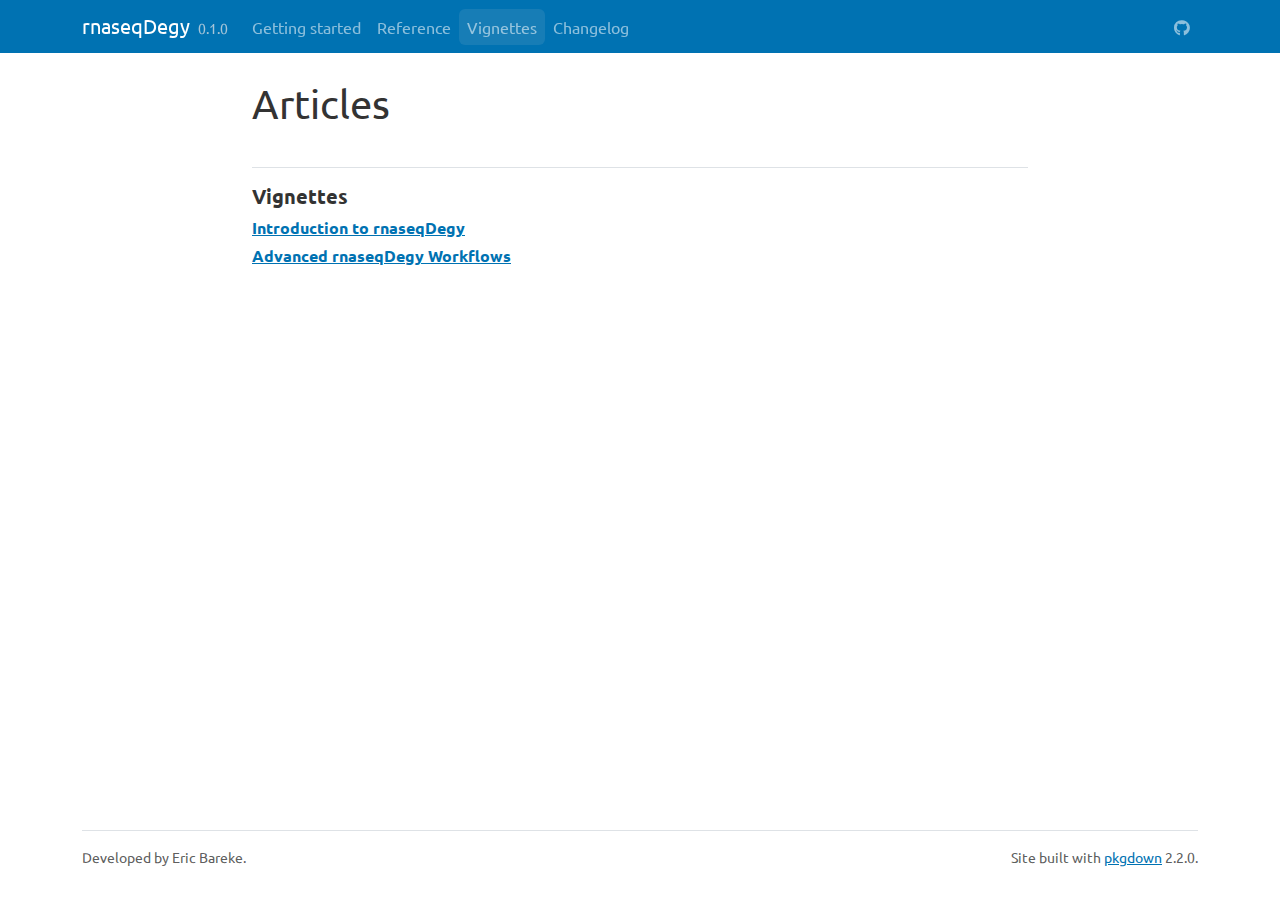
<file: docs/articles/index.html>
<!DOCTYPE html>
<!-- Generated by pkgdown: do not edit by hand --><html lang="en"><head><meta http-equiv="Content-Type" content="text/html; charset=UTF-8"><meta charset="utf-8"><meta http-equiv="X-UA-Compatible" content="IE=edge"><meta name="viewport" content="width=device-width, initial-scale=1, shrink-to-fit=no"><title>Articles • rnaseqDegy</title><script src="../deps/jquery-3.6.0/jquery-3.6.0.min.js"></script><meta name="viewport" content="width=device-width, initial-scale=1, shrink-to-fit=no"><link href="../deps/bootstrap-5.3.1/bootstrap.min.css" rel="stylesheet"><script src="../deps/bootstrap-5.3.1/bootstrap.bundle.min.js"></script><link href="../deps/font-awesome-6.5.2/css/all.min.css" rel="stylesheet"><link href="../deps/font-awesome-6.5.2/css/v4-shims.min.css" rel="stylesheet"><script src="../deps/headroom-0.11.0/headroom.min.js"></script><script src="../deps/headroom-0.11.0/jQuery.headroom.min.js"></script><script src="../deps/bootstrap-toc-1.0.1/bootstrap-toc.min.js"></script><script src="../deps/clipboard.js-2.0.11/clipboard.min.js"></script><script src="../deps/search-1.0.0/autocomplete.jquery.min.js"></script><script src="../deps/search-1.0.0/fuse.min.js"></script><script src="../deps/search-1.0.0/mark.min.js"></script><!-- pkgdown --><script src="../pkgdown.js"></script><meta property="og:title" content="Articles"></head><body>
    <a href="#main" class="visually-hidden-focusable">Skip to contents</a>


    <nav class="navbar navbar-expand-lg fixed-top bg-primary" data-bs-theme="dark" aria-label="Site navigation"><div class="container">

    <a class="navbar-brand me-2" href="../index.html">rnaseqDegy</a>

    <small class="nav-text text-muted me-auto" data-bs-toggle="tooltip" data-bs-placement="bottom" title="">0.1.0</small>


    <button class="navbar-toggler" type="button" data-bs-toggle="collapse" data-bs-target="#navbar" aria-controls="navbar" aria-expanded="false" aria-label="Toggle navigation">
      <span class="navbar-toggler-icon"></span>
    </button>

    <div id="navbar" class="collapse navbar-collapse ms-3">
      <ul class="navbar-nav me-auto"><li class="nav-item"><a class="nav-link" href="../index.html">Getting started</a></li>
<li class="nav-item"><a class="nav-link" href="../reference/index.html">Reference</a></li>
<li class="active nav-item"><a class="nav-link" href="../articles/index.html">Vignettes</a></li>
<li class="nav-item"><a class="nav-link" href="../news/index.html">Changelog</a></li>
      </ul><ul class="navbar-nav"><li class="nav-item"><a class="external-link nav-link" href="https://github.com/ebareke/rnaseqDegy"><span class="fa fab fa-github"></span></a></li>
      </ul></div>


  </div>
</nav><div class="container template-article-index">
<div class="row">
  <main id="main" class="col-md-9"><div class="page-header">

      <h1>Articles</h1>
    </div>

    <div class="section ">
      <h3>Vignettes</h3>
      <div class="section-desc"></div>

      <dl><dt><a href="rnaseqDegy-intro.html">Introduction to rnaseqDegy</a></dt>
        <dd>
        </dd><dt><a href="rnaseqDegy-advanced-workflows.html">Advanced rnaseqDegy Workflows</a></dt>
        <dd>
      </dd></dl></div>
  </main></div>


    <footer><div class="pkgdown-footer-left">
  <p>Developed by Eric Bareke.</p>
</div>

<div class="pkgdown-footer-right">
  <p>Site built with <a href="https://pkgdown.r-lib.org/" class="external-link">pkgdown</a> 2.2.0.</p>
</div>

    </footer></div>





  </body></html>
</file>
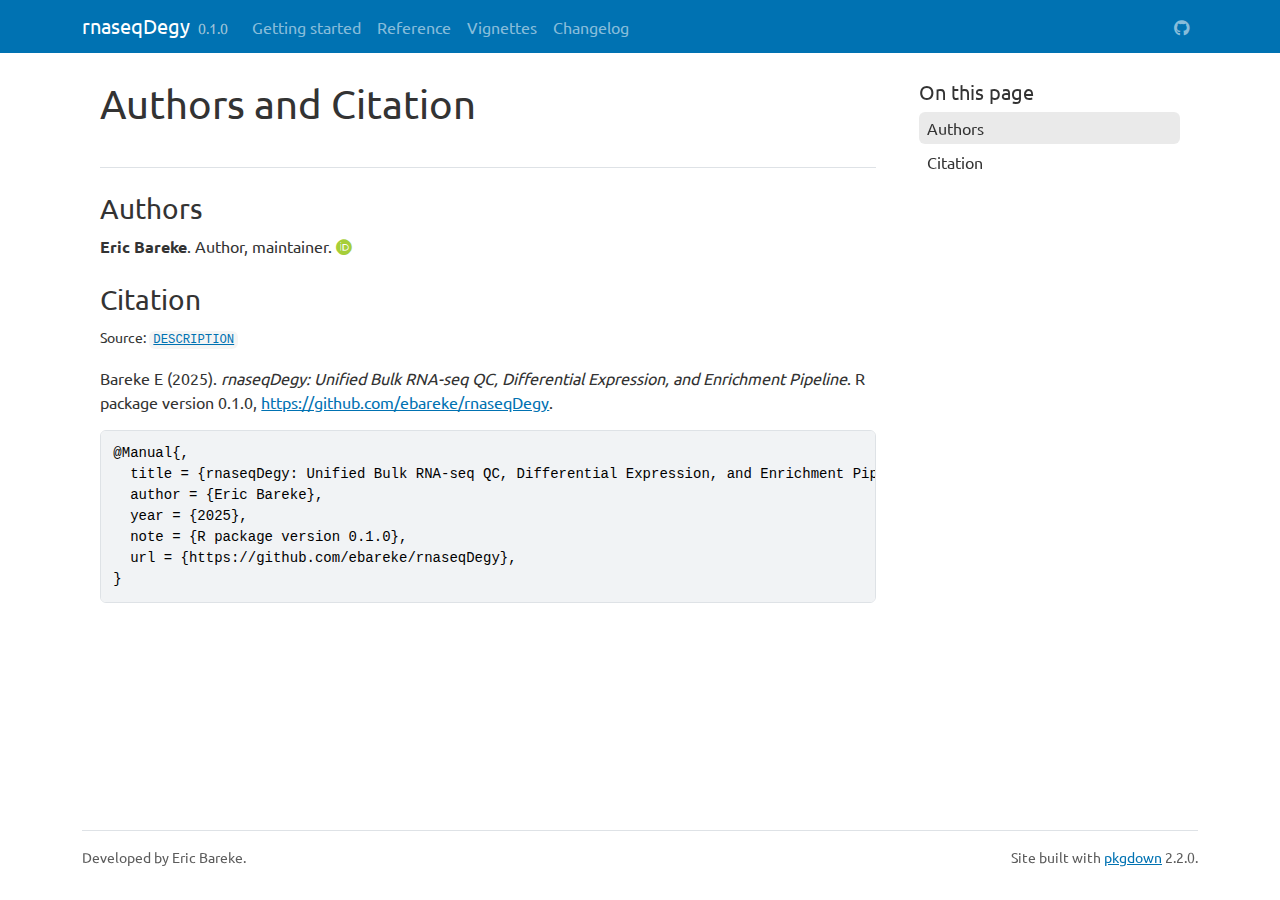
<file: docs/authors.html>
<!DOCTYPE html>
<!-- Generated by pkgdown: do not edit by hand --><html lang="en"><head><meta http-equiv="Content-Type" content="text/html; charset=UTF-8"><meta charset="utf-8"><meta http-equiv="X-UA-Compatible" content="IE=edge"><meta name="viewport" content="width=device-width, initial-scale=1, shrink-to-fit=no"><title>Authors and Citation • rnaseqDegy</title><script src="deps/jquery-3.6.0/jquery-3.6.0.min.js"></script><meta name="viewport" content="width=device-width, initial-scale=1, shrink-to-fit=no"><link href="deps/bootstrap-5.3.1/bootstrap.min.css" rel="stylesheet"><script src="deps/bootstrap-5.3.1/bootstrap.bundle.min.js"></script><link href="deps/font-awesome-6.5.2/css/all.min.css" rel="stylesheet"><link href="deps/font-awesome-6.5.2/css/v4-shims.min.css" rel="stylesheet"><script src="deps/headroom-0.11.0/headroom.min.js"></script><script src="deps/headroom-0.11.0/jQuery.headroom.min.js"></script><script src="deps/bootstrap-toc-1.0.1/bootstrap-toc.min.js"></script><script src="deps/clipboard.js-2.0.11/clipboard.min.js"></script><script src="deps/search-1.0.0/autocomplete.jquery.min.js"></script><script src="deps/search-1.0.0/fuse.min.js"></script><script src="deps/search-1.0.0/mark.min.js"></script><!-- pkgdown --><script src="pkgdown.js"></script><meta property="og:title" content="Authors and Citation"></head><body>
    <a href="#main" class="visually-hidden-focusable">Skip to contents</a>


    <nav class="navbar navbar-expand-lg fixed-top bg-primary" data-bs-theme="dark" aria-label="Site navigation"><div class="container">

    <a class="navbar-brand me-2" href="index.html">rnaseqDegy</a>

    <small class="nav-text text-muted me-auto" data-bs-toggle="tooltip" data-bs-placement="bottom" title="">0.1.0</small>


    <button class="navbar-toggler" type="button" data-bs-toggle="collapse" data-bs-target="#navbar" aria-controls="navbar" aria-expanded="false" aria-label="Toggle navigation">
      <span class="navbar-toggler-icon"></span>
    </button>

    <div id="navbar" class="collapse navbar-collapse ms-3">
      <ul class="navbar-nav me-auto"><li class="nav-item"><a class="nav-link" href="index.html">Getting started</a></li>
<li class="nav-item"><a class="nav-link" href="reference/index.html">Reference</a></li>
<li class="nav-item"><a class="nav-link" href="articles/index.html">Vignettes</a></li>
<li class="nav-item"><a class="nav-link" href="news/index.html">Changelog</a></li>
      </ul><ul class="navbar-nav"><li class="nav-item"><a class="external-link nav-link" href="https://github.com/ebareke/rnaseqDegy"><span class="fa fab fa-github"></span></a></li>
      </ul></div>


  </div>
</nav><div class="container template-citation-authors">
<div class="row">
  <main id="main" class="col-md-9"><div class="page-header">

      <h1>Authors and Citation</h1>
    </div>

    <div class="section level2">
      <h2>Authors</h2>

      <ul class="list-unstyled"><li>
          <p><strong>Eric Bareke</strong>. Author, maintainer. <a href="https://orcid.org/0000-0000-0000-0000" target="orcid.widget" aria-label="ORCID" class="external-link"><span class="fab fa-orcid orcid" aria-hidden="true"></span></a>
          </p>
        </li>
      </ul></div>

    <div class="section level2">
      <h2 id="citation">Citation</h2>
      <p><small class="dont-index">Source: <a href="https://github.com/ebareke/rnaseqDegy/blob/HEAD/DESCRIPTION" class="external-link"><code>DESCRIPTION</code></a></small></p>

      <p>Bareke E (2025).
<em>rnaseqDegy: Unified Bulk RNA-seq QC, Differential Expression, and Enrichment Pipeline</em>.
R package version 0.1.0, <a href="https://github.com/ebareke/rnaseqDegy" class="external-link">https://github.com/ebareke/rnaseqDegy</a>.
</p>
      <pre>@Manual{,
  title = {rnaseqDegy: Unified Bulk RNA-seq QC, Differential Expression, and Enrichment Pipeline},
  author = {Eric Bareke},
  year = {2025},
  note = {R package version 0.1.0},
  url = {https://github.com/ebareke/rnaseqDegy},
}</pre>
    </div>

  </main><aside class="col-md-3"><nav id="toc" aria-label="Table of contents"><h2>On this page</h2>
    </nav></aside></div>


    <footer><div class="pkgdown-footer-left">
  <p>Developed by Eric Bareke.</p>
</div>

<div class="pkgdown-footer-right">
  <p>Site built with <a href="https://pkgdown.r-lib.org/" class="external-link">pkgdown</a> 2.2.0.</p>
</div>

    </footer></div>





  </body></html>
</file>
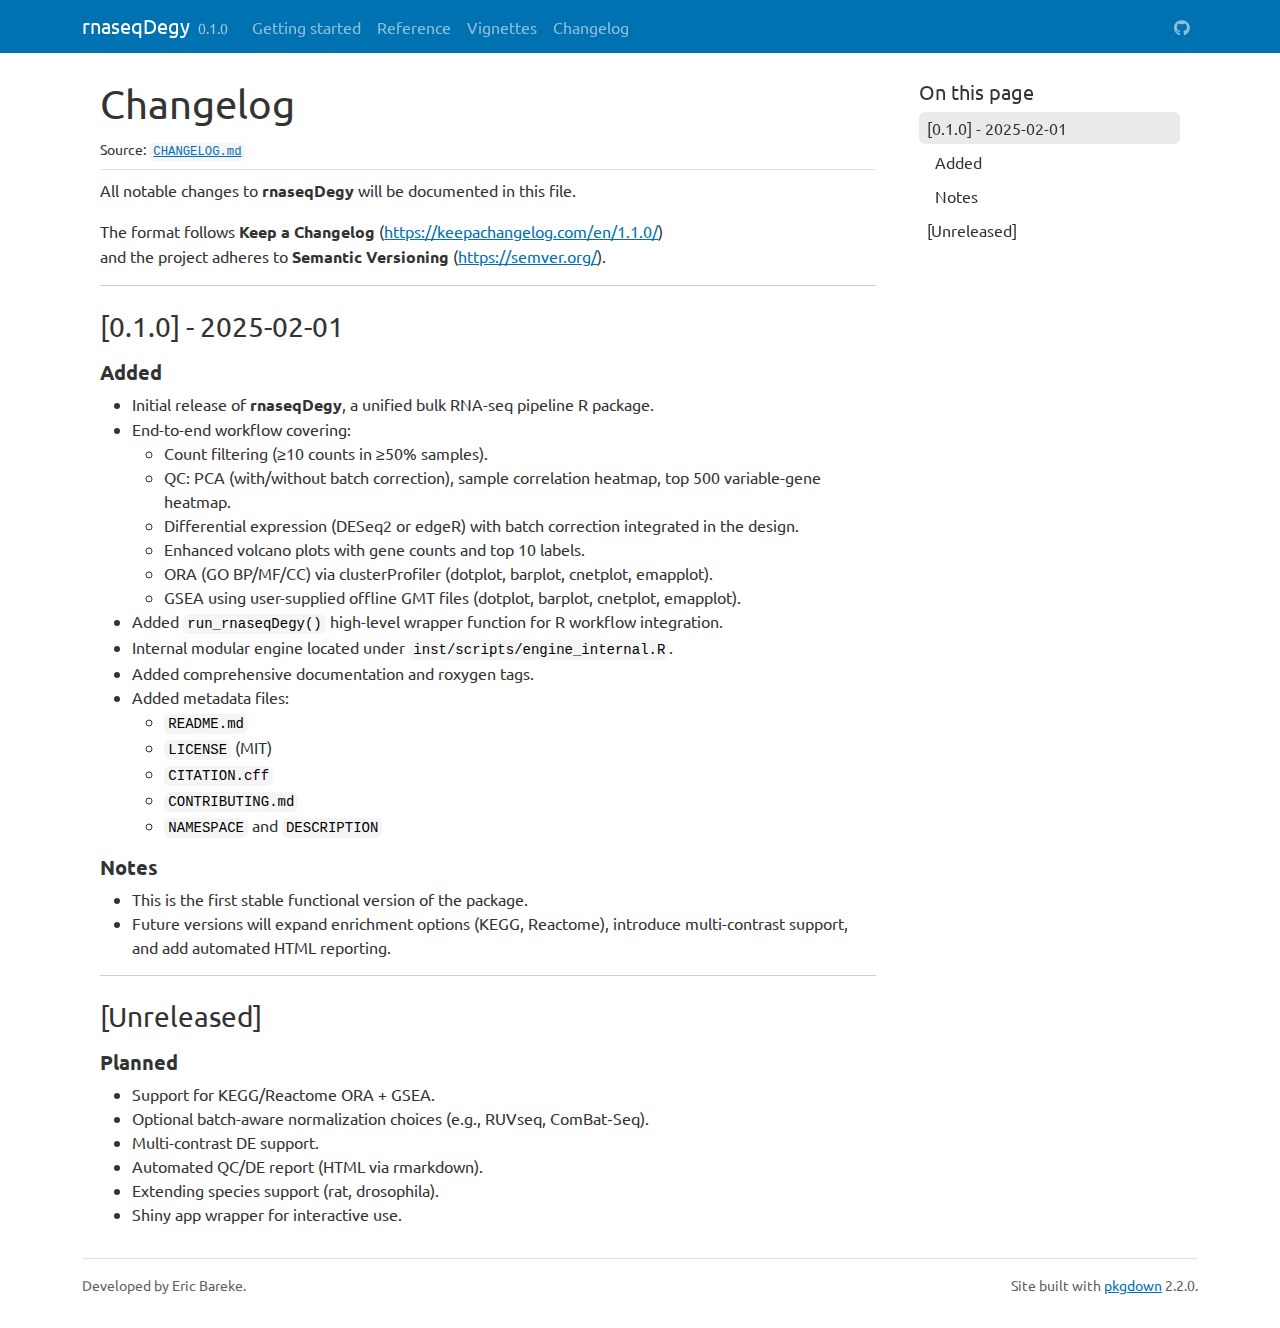
<file: docs/CHANGELOG.html>
<!DOCTYPE html>
<!-- Generated by pkgdown: do not edit by hand --><html lang="en"><head><meta http-equiv="Content-Type" content="text/html; charset=UTF-8"><meta charset="utf-8"><meta http-equiv="X-UA-Compatible" content="IE=edge"><meta name="viewport" content="width=device-width, initial-scale=1, shrink-to-fit=no"><title>Changelog • rnaseqDegy</title><script src="deps/jquery-3.6.0/jquery-3.6.0.min.js"></script><meta name="viewport" content="width=device-width, initial-scale=1, shrink-to-fit=no"><link href="deps/bootstrap-5.3.1/bootstrap.min.css" rel="stylesheet"><script src="deps/bootstrap-5.3.1/bootstrap.bundle.min.js"></script><link href="deps/font-awesome-6.5.2/css/all.min.css" rel="stylesheet"><link href="deps/font-awesome-6.5.2/css/v4-shims.min.css" rel="stylesheet"><script src="deps/headroom-0.11.0/headroom.min.js"></script><script src="deps/headroom-0.11.0/jQuery.headroom.min.js"></script><script src="deps/bootstrap-toc-1.0.1/bootstrap-toc.min.js"></script><script src="deps/clipboard.js-2.0.11/clipboard.min.js"></script><script src="deps/search-1.0.0/autocomplete.jquery.min.js"></script><script src="deps/search-1.0.0/fuse.min.js"></script><script src="deps/search-1.0.0/mark.min.js"></script><!-- pkgdown --><script src="pkgdown.js"></script><meta property="og:title" content="Changelog"></head><body>
    <a href="#main" class="visually-hidden-focusable">Skip to contents</a>


    <nav class="navbar navbar-expand-lg fixed-top bg-primary" data-bs-theme="dark" aria-label="Site navigation"><div class="container">

    <a class="navbar-brand me-2" href="index.html">rnaseqDegy</a>

    <small class="nav-text text-muted me-auto" data-bs-toggle="tooltip" data-bs-placement="bottom" title="">0.1.0</small>


    <button class="navbar-toggler" type="button" data-bs-toggle="collapse" data-bs-target="#navbar" aria-controls="navbar" aria-expanded="false" aria-label="Toggle navigation">
      <span class="navbar-toggler-icon"></span>
    </button>

    <div id="navbar" class="collapse navbar-collapse ms-3">
      <ul class="navbar-nav me-auto"><li class="nav-item"><a class="nav-link" href="index.html">Getting started</a></li>
<li class="nav-item"><a class="nav-link" href="reference/index.html">Reference</a></li>
<li class="nav-item"><a class="nav-link" href="articles/index.html">Vignettes</a></li>
<li class="nav-item"><a class="nav-link" href="news/index.html">Changelog</a></li>
      </ul><ul class="navbar-nav"><li class="nav-item"><a class="external-link nav-link" href="https://github.com/ebareke/rnaseqDegy"><span class="fa fab fa-github"></span></a></li>
      </ul></div>


  </div>
</nav><div class="container template-title-body">
<div class="row">
  <main id="main" class="col-md-9"><div class="page-header">

      <h1>Changelog</h1>
      <small class="dont-index">Source: <a href="https://github.com/ebareke/rnaseqDegy/blob/HEAD/CHANGELOG.md" class="external-link"><code>CHANGELOG.md</code></a></small>
    </div>

<div id="changelog" class="section level1">

<p>All notable changes to <strong>rnaseqDegy</strong> will be documented in this file.</p>
<p>The format follows <strong>Keep a Changelog</strong> (<a href="https://keepachangelog.com/en/1.1.0/" class="external-link uri">https://keepachangelog.com/en/1.1.0/</a>)<br>
and the project adheres to <strong>Semantic Versioning</strong> (<a href="https://semver.org/" class="external-link uri">https://semver.org/</a>).</p>
<hr><div class="section level2">
<h2 id="id_010---2025-02-01">[0.1.0] - 2025-02-01<a class="anchor" aria-label="anchor" href="#id_010---2025-02-01"></a></h2>
<div class="section level3">
<h3 id="added">Added<a class="anchor" aria-label="anchor" href="#added"></a></h3>
<ul><li>Initial release of <strong>rnaseqDegy</strong>, a unified bulk RNA-seq pipeline R package.</li>
<li>End-to-end workflow covering:
<ul><li>Count filtering (≥10 counts in ≥50% samples).</li>
<li>QC: PCA (with/without batch correction), sample correlation heatmap, top 500 variable-gene heatmap.</li>
<li>Differential expression (DESeq2 or edgeR) with batch correction integrated in the design.</li>
<li>Enhanced volcano plots with gene counts and top 10 labels.</li>
<li>ORA (GO BP/MF/CC) via clusterProfiler (dotplot, barplot, cnetplot, emapplot).</li>
<li>GSEA using user-supplied offline GMT files (dotplot, barplot, cnetplot, emapplot).</li>
</ul></li>
<li>Added <code>run_rnaseqDegy()</code> high-level wrapper function for R workflow integration.</li>
<li>Internal modular engine located under <code>inst/scripts/engine_internal.R</code>.</li>
<li>Added comprehensive documentation and roxygen tags.</li>
<li>Added metadata files:
<ul><li><code>README.md</code></li>
<li>
<code>LICENSE</code> (MIT)</li>
<li><code>CITATION.cff</code></li>
<li><code>CONTRIBUTING.md</code></li>
<li>
<code>NAMESPACE</code> and <code>DESCRIPTION</code>
</li>
</ul></li>
</ul></div>
<div class="section level3">
<h3 id="notes">Notes<a class="anchor" aria-label="anchor" href="#notes"></a></h3>
<ul><li>This is the first stable functional version of the package.</li>
<li>Future versions will expand enrichment options (KEGG, Reactome), introduce multi-contrast support, and add automated HTML reporting.</li>
</ul><hr></div>
</div>
<div class="section level2">
<h2 id="unreleased">[Unreleased]<a class="anchor" aria-label="anchor" href="#unreleased"></a></h2>
<div class="section level3">
<h3 id="planned">Planned<a class="anchor" aria-label="anchor" href="#planned"></a></h3>
<ul><li>Support for KEGG/Reactome ORA + GSEA.</li>
<li>Optional batch-aware normalization choices (e.g., RUVseq, ComBat‑Seq).</li>
<li>Multi-contrast DE support.</li>
<li>Automated QC/DE report (HTML via rmarkdown).</li>
<li>Extending species support (rat, drosophila).</li>
<li>Shiny app wrapper for interactive use.</li>
</ul></div>
</div>
</div>

  </main><aside class="col-md-3"><nav id="toc" aria-label="Table of contents"><h2>On this page</h2>
    </nav></aside></div>


    <footer><div class="pkgdown-footer-left">
  <p>Developed by Eric Bareke.</p>
</div>

<div class="pkgdown-footer-right">
  <p>Site built with <a href="https://pkgdown.r-lib.org/" class="external-link">pkgdown</a> 2.2.0.</p>
</div>

    </footer></div>





  </body></html>
</file>
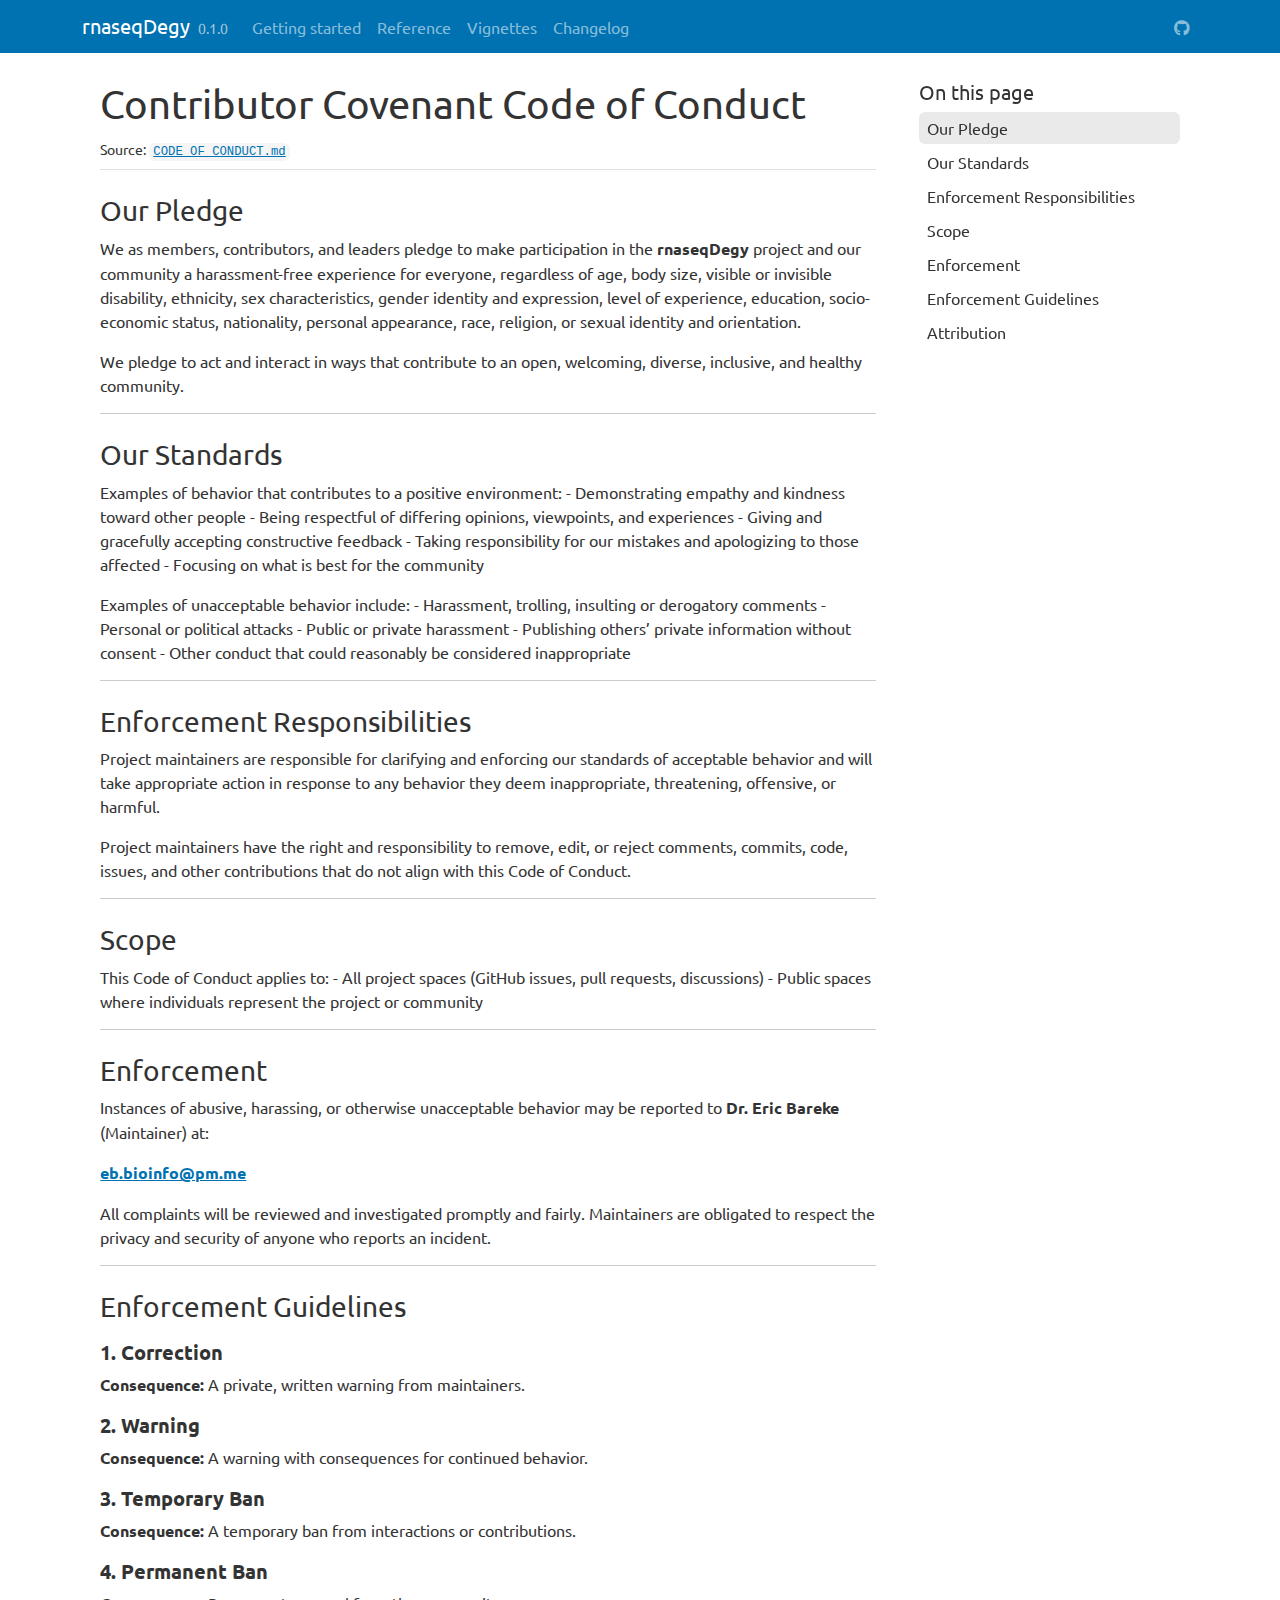
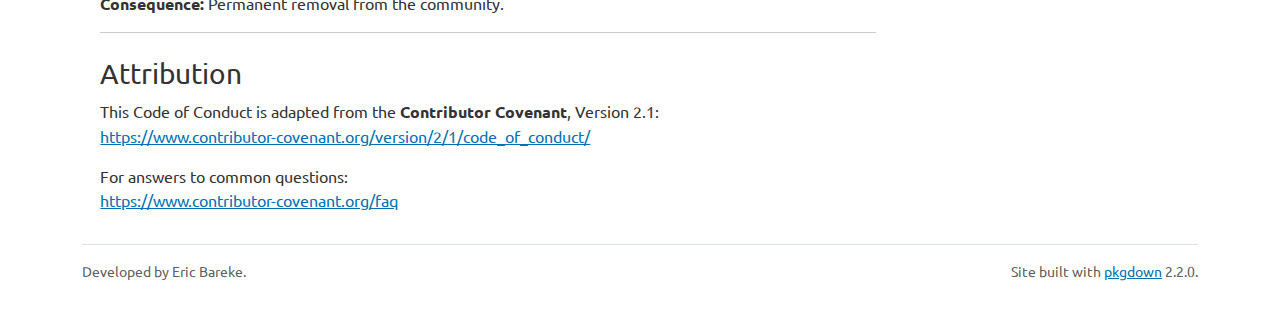
<file: docs/CODE_OF_CONDUCT.html>
<!DOCTYPE html>
<!-- Generated by pkgdown: do not edit by hand --><html lang="en"><head><meta http-equiv="Content-Type" content="text/html; charset=UTF-8"><meta charset="utf-8"><meta http-equiv="X-UA-Compatible" content="IE=edge"><meta name="viewport" content="width=device-width, initial-scale=1, shrink-to-fit=no"><title>Contributor Covenant Code of Conduct • rnaseqDegy</title><script src="deps/jquery-3.6.0/jquery-3.6.0.min.js"></script><meta name="viewport" content="width=device-width, initial-scale=1, shrink-to-fit=no"><link href="deps/bootstrap-5.3.1/bootstrap.min.css" rel="stylesheet"><script src="deps/bootstrap-5.3.1/bootstrap.bundle.min.js"></script><link href="deps/font-awesome-6.5.2/css/all.min.css" rel="stylesheet"><link href="deps/font-awesome-6.5.2/css/v4-shims.min.css" rel="stylesheet"><script src="deps/headroom-0.11.0/headroom.min.js"></script><script src="deps/headroom-0.11.0/jQuery.headroom.min.js"></script><script src="deps/bootstrap-toc-1.0.1/bootstrap-toc.min.js"></script><script src="deps/clipboard.js-2.0.11/clipboard.min.js"></script><script src="deps/search-1.0.0/autocomplete.jquery.min.js"></script><script src="deps/search-1.0.0/fuse.min.js"></script><script src="deps/search-1.0.0/mark.min.js"></script><!-- pkgdown --><script src="pkgdown.js"></script><meta property="og:title" content="Contributor Covenant Code of Conduct"></head><body>
    <a href="#main" class="visually-hidden-focusable">Skip to contents</a>


    <nav class="navbar navbar-expand-lg fixed-top bg-primary" data-bs-theme="dark" aria-label="Site navigation"><div class="container">

    <a class="navbar-brand me-2" href="index.html">rnaseqDegy</a>

    <small class="nav-text text-muted me-auto" data-bs-toggle="tooltip" data-bs-placement="bottom" title="">0.1.0</small>


    <button class="navbar-toggler" type="button" data-bs-toggle="collapse" data-bs-target="#navbar" aria-controls="navbar" aria-expanded="false" aria-label="Toggle navigation">
      <span class="navbar-toggler-icon"></span>
    </button>

    <div id="navbar" class="collapse navbar-collapse ms-3">
      <ul class="navbar-nav me-auto"><li class="nav-item"><a class="nav-link" href="index.html">Getting started</a></li>
<li class="nav-item"><a class="nav-link" href="reference/index.html">Reference</a></li>
<li class="nav-item"><a class="nav-link" href="articles/index.html">Vignettes</a></li>
<li class="nav-item"><a class="nav-link" href="news/index.html">Changelog</a></li>
      </ul><ul class="navbar-nav"><li class="nav-item"><a class="external-link nav-link" href="https://github.com/ebareke/rnaseqDegy"><span class="fa fab fa-github"></span></a></li>
      </ul></div>


  </div>
</nav><div class="container template-title-body">
<div class="row">
  <main id="main" class="col-md-9"><div class="page-header">

      <h1>Contributor Covenant Code of Conduct</h1>
      <small class="dont-index">Source: <a href="https://github.com/ebareke/rnaseqDegy/blob/HEAD/CODE_OF_CONDUCT.md" class="external-link"><code>CODE_OF_CONDUCT.md</code></a></small>
    </div>

<div id="contributor-covenant-code-of-conduct" class="section level1">

<div class="section level2">
<h2 id="our-pledge">Our Pledge<a class="anchor" aria-label="anchor" href="#our-pledge"></a></h2>
<p>We as members, contributors, and leaders pledge to make participation in the <strong>rnaseqDegy</strong> project and our community a harassment-free experience for everyone, regardless of age, body size, visible or invisible disability, ethnicity, sex characteristics, gender identity and expression, level of experience, education, socio-economic status, nationality, personal appearance, race, religion, or sexual identity and orientation.</p>
<p>We pledge to act and interact in ways that contribute to an open, welcoming, diverse, inclusive, and healthy community.</p>
<hr></div>
<div class="section level2">
<h2 id="our-standards">Our Standards<a class="anchor" aria-label="anchor" href="#our-standards"></a></h2>
<p>Examples of behavior that contributes to a positive environment: - Demonstrating empathy and kindness toward other people - Being respectful of differing opinions, viewpoints, and experiences - Giving and gracefully accepting constructive feedback - Taking responsibility for our mistakes and apologizing to those affected - Focusing on what is best for the community</p>
<p>Examples of unacceptable behavior include: - Harassment, trolling, insulting or derogatory comments - Personal or political attacks - Public or private harassment - Publishing others’ private information without consent - Other conduct that could reasonably be considered inappropriate</p>
<hr></div>
<div class="section level2">
<h2 id="enforcement-responsibilities">Enforcement Responsibilities<a class="anchor" aria-label="anchor" href="#enforcement-responsibilities"></a></h2>
<p>Project maintainers are responsible for clarifying and enforcing our standards of acceptable behavior and will take appropriate action in response to any behavior they deem inappropriate, threatening, offensive, or harmful.</p>
<p>Project maintainers have the right and responsibility to remove, edit, or reject comments, commits, code, issues, and other contributions that do not align with this Code of Conduct.</p>
<hr></div>
<div class="section level2">
<h2 id="scope">Scope<a class="anchor" aria-label="anchor" href="#scope"></a></h2>
<p>This Code of Conduct applies to: - All project spaces (GitHub issues, pull requests, discussions) - Public spaces where individuals represent the project or community</p>
<hr></div>
<div class="section level2">
<h2 id="enforcement">Enforcement<a class="anchor" aria-label="anchor" href="#enforcement"></a></h2>
<p>Instances of abusive, harassing, or otherwise unacceptable behavior may be reported to <strong>Dr. Eric Bareke</strong> (Maintainer) at:</p>
<p><strong><a href="mailto:eb.bioinfo@pm.me" class="email">eb.bioinfo@pm.me</a></strong></p>
<p>All complaints will be reviewed and investigated promptly and fairly. Maintainers are obligated to respect the privacy and security of anyone who reports an incident.</p>
<hr></div>
<div class="section level2">
<h2 id="enforcement-guidelines">Enforcement Guidelines<a class="anchor" aria-label="anchor" href="#enforcement-guidelines"></a></h2>
<div class="section level3">
<h3 id="id_1-correction">1. Correction<a class="anchor" aria-label="anchor" href="#id_1-correction"></a></h3>
<p><strong>Consequence:</strong> A private, written warning from maintainers.</p>
</div>
<div class="section level3">
<h3 id="id_2-warning">2. Warning<a class="anchor" aria-label="anchor" href="#id_2-warning"></a></h3>
<p><strong>Consequence:</strong> A warning with consequences for continued behavior.</p>
</div>
<div class="section level3">
<h3 id="id_3-temporary-ban">3. Temporary Ban<a class="anchor" aria-label="anchor" href="#id_3-temporary-ban"></a></h3>
<p><strong>Consequence:</strong> A temporary ban from interactions or contributions.</p>
</div>
<div class="section level3">
<h3 id="id_4-permanent-ban">4. Permanent Ban<a class="anchor" aria-label="anchor" href="#id_4-permanent-ban"></a></h3>
<p><strong>Consequence:</strong> Permanent removal from the community.</p>
<hr></div>
</div>
<div class="section level2">
<h2 id="attribution">Attribution<a class="anchor" aria-label="anchor" href="#attribution"></a></h2>
<p>This Code of Conduct is adapted from the <strong>Contributor Covenant</strong>, Version 2.1:<br><a href="https://www.contributor-covenant.org/version/2/1/code_of_conduct/" class="external-link uri">https://www.contributor-covenant.org/version/2/1/code_of_conduct/</a></p>
<p>For answers to common questions:<br><a href="https://www.contributor-covenant.org/faq" class="external-link uri">https://www.contributor-covenant.org/faq</a></p>
</div>
</div>

  </main><aside class="col-md-3"><nav id="toc" aria-label="Table of contents"><h2>On this page</h2>
    </nav></aside></div>


    <footer><div class="pkgdown-footer-left">
  <p>Developed by Eric Bareke.</p>
</div>

<div class="pkgdown-footer-right">
  <p>Site built with <a href="https://pkgdown.r-lib.org/" class="external-link">pkgdown</a> 2.2.0.</p>
</div>

    </footer></div>





  </body></html>
</file>
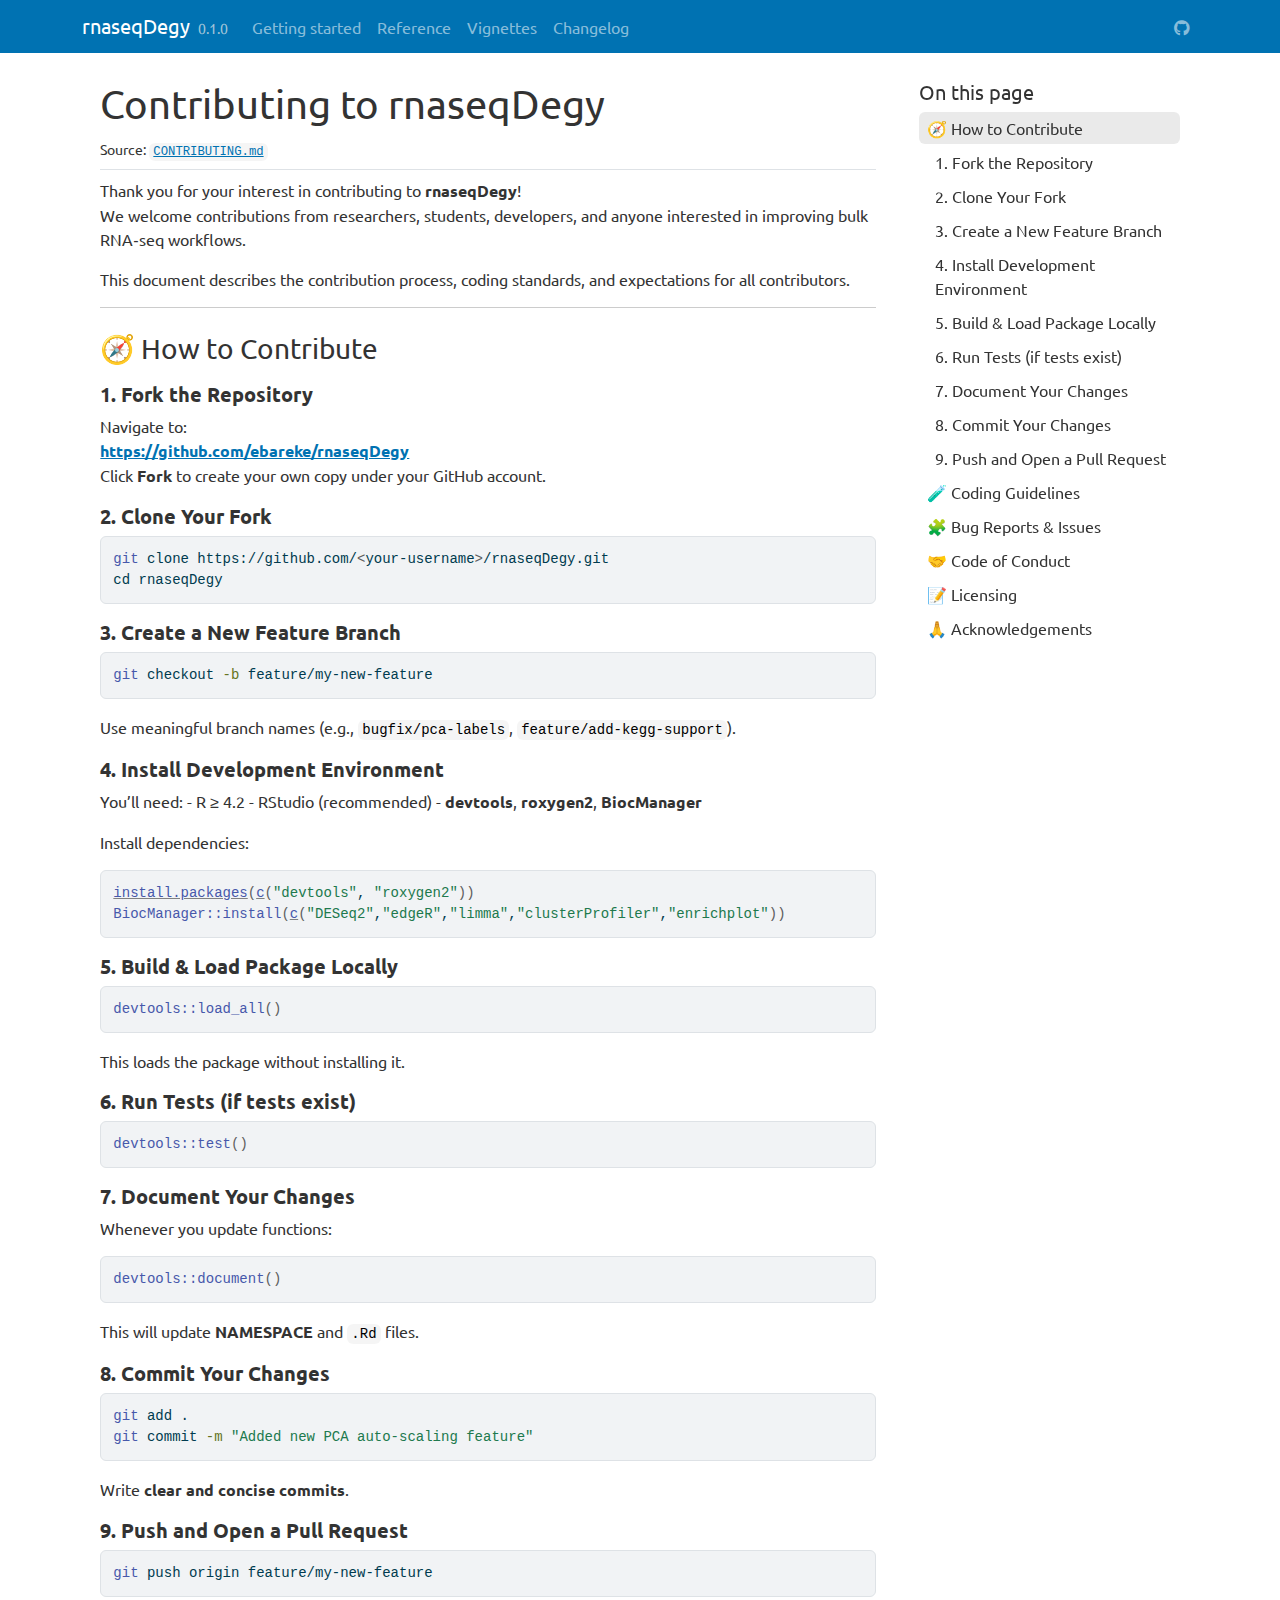
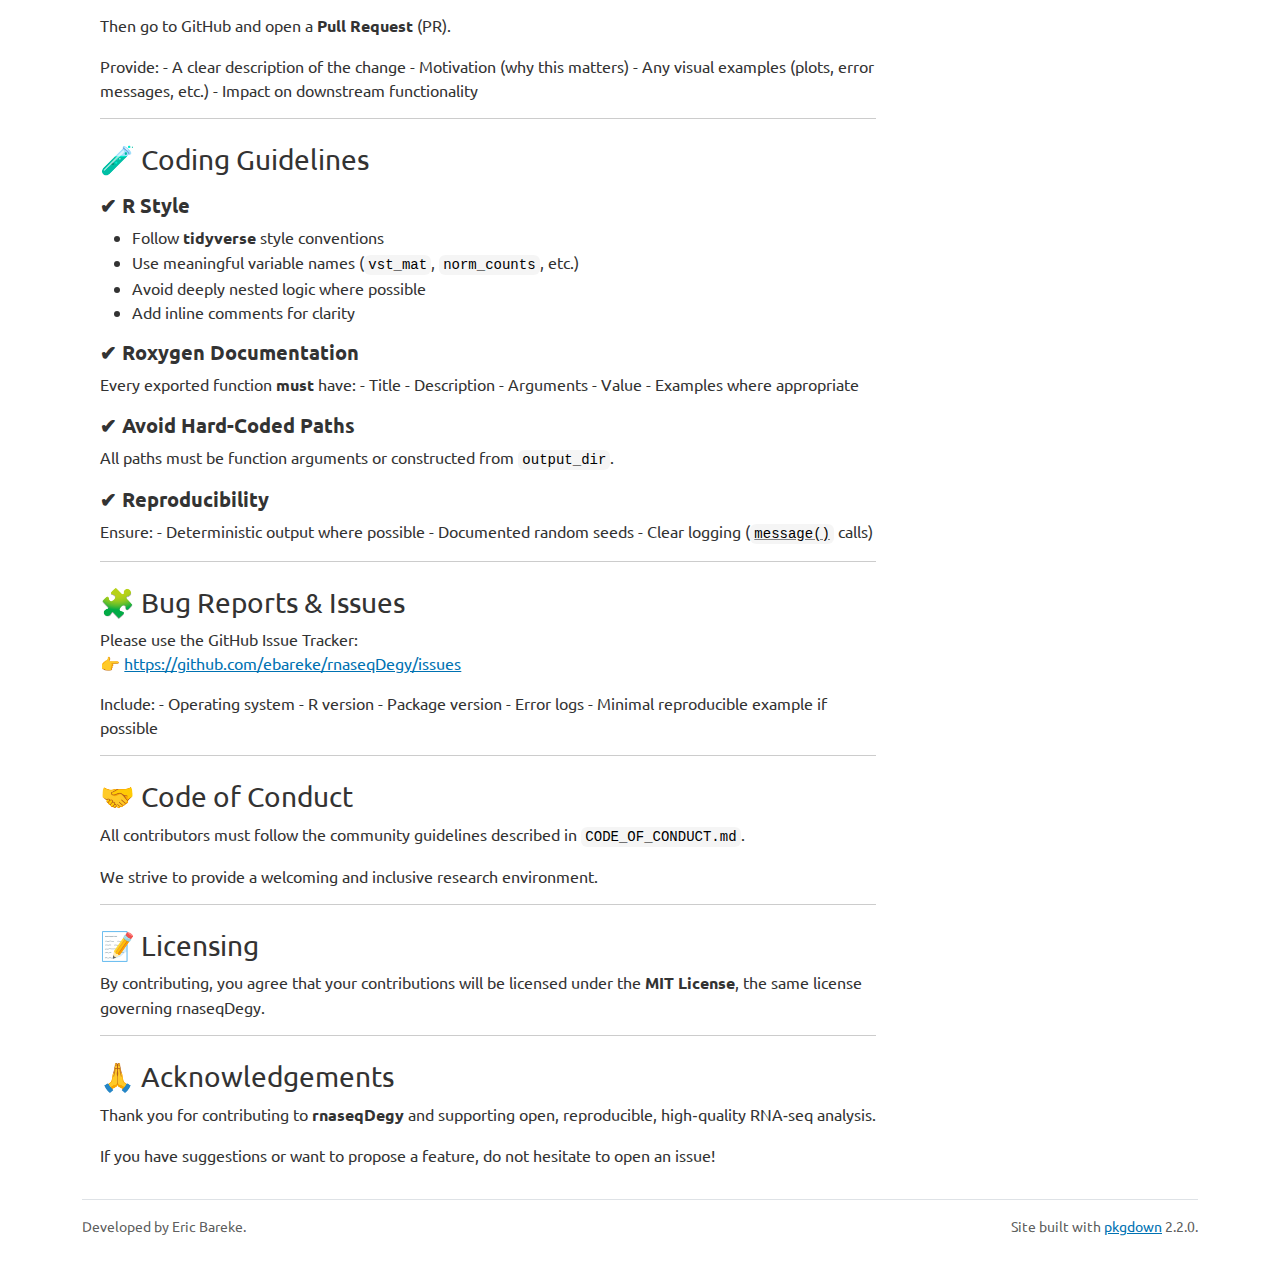
<file: docs/CONTRIBUTING.html>
<!DOCTYPE html>
<!-- Generated by pkgdown: do not edit by hand --><html lang="en"><head><meta http-equiv="Content-Type" content="text/html; charset=UTF-8"><meta charset="utf-8"><meta http-equiv="X-UA-Compatible" content="IE=edge"><meta name="viewport" content="width=device-width, initial-scale=1, shrink-to-fit=no"><title>Contributing to rnaseqDegy • rnaseqDegy</title><script src="deps/jquery-3.6.0/jquery-3.6.0.min.js"></script><meta name="viewport" content="width=device-width, initial-scale=1, shrink-to-fit=no"><link href="deps/bootstrap-5.3.1/bootstrap.min.css" rel="stylesheet"><script src="deps/bootstrap-5.3.1/bootstrap.bundle.min.js"></script><link href="deps/font-awesome-6.5.2/css/all.min.css" rel="stylesheet"><link href="deps/font-awesome-6.5.2/css/v4-shims.min.css" rel="stylesheet"><script src="deps/headroom-0.11.0/headroom.min.js"></script><script src="deps/headroom-0.11.0/jQuery.headroom.min.js"></script><script src="deps/bootstrap-toc-1.0.1/bootstrap-toc.min.js"></script><script src="deps/clipboard.js-2.0.11/clipboard.min.js"></script><script src="deps/search-1.0.0/autocomplete.jquery.min.js"></script><script src="deps/search-1.0.0/fuse.min.js"></script><script src="deps/search-1.0.0/mark.min.js"></script><!-- pkgdown --><script src="pkgdown.js"></script><meta property="og:title" content="Contributing to rnaseqDegy"></head><body>
    <a href="#main" class="visually-hidden-focusable">Skip to contents</a>


    <nav class="navbar navbar-expand-lg fixed-top bg-primary" data-bs-theme="dark" aria-label="Site navigation"><div class="container">

    <a class="navbar-brand me-2" href="index.html">rnaseqDegy</a>

    <small class="nav-text text-muted me-auto" data-bs-toggle="tooltip" data-bs-placement="bottom" title="">0.1.0</small>


    <button class="navbar-toggler" type="button" data-bs-toggle="collapse" data-bs-target="#navbar" aria-controls="navbar" aria-expanded="false" aria-label="Toggle navigation">
      <span class="navbar-toggler-icon"></span>
    </button>

    <div id="navbar" class="collapse navbar-collapse ms-3">
      <ul class="navbar-nav me-auto"><li class="nav-item"><a class="nav-link" href="index.html">Getting started</a></li>
<li class="nav-item"><a class="nav-link" href="reference/index.html">Reference</a></li>
<li class="nav-item"><a class="nav-link" href="articles/index.html">Vignettes</a></li>
<li class="nav-item"><a class="nav-link" href="news/index.html">Changelog</a></li>
      </ul><ul class="navbar-nav"><li class="nav-item"><a class="external-link nav-link" href="https://github.com/ebareke/rnaseqDegy"><span class="fa fab fa-github"></span></a></li>
      </ul></div>


  </div>
</nav><div class="container template-title-body">
<div class="row">
  <main id="main" class="col-md-9"><div class="page-header">

      <h1>Contributing to rnaseqDegy</h1>
      <small class="dont-index">Source: <a href="https://github.com/ebareke/rnaseqDegy/blob/HEAD/CONTRIBUTING.md" class="external-link"><code>CONTRIBUTING.md</code></a></small>
    </div>

<div id="contributing-to-rnaseqdegy" class="section level1">

<p>Thank you for your interest in contributing to <strong>rnaseqDegy</strong>!<br>
We welcome contributions from researchers, students, developers, and anyone interested in improving bulk RNA‑seq workflows.</p>
<p>This document describes the contribution process, coding standards, and expectations for all contributors.</p>
<hr><div class="section level2">
<h2 id="compass-how-to-contribute">🧭 How to Contribute<a class="anchor" aria-label="anchor" href="#compass-how-to-contribute"></a></h2>
<div class="section level3">
<h3 id="id_1-fork-the-repository">1. <strong>Fork the Repository</strong>
<a class="anchor" aria-label="anchor" href="#id_1-fork-the-repository"></a></h3>
<p>Navigate to:<br><strong><a href="https://github.com/ebareke/rnaseqDegy" class="external-link uri">https://github.com/ebareke/rnaseqDegy</a></strong><br>
Click <strong>Fork</strong> to create your own copy under your GitHub account.</p>
</div>
<div class="section level3">
<h3 id="id_2-clone-your-fork">2. <strong>Clone Your Fork</strong>
<a class="anchor" aria-label="anchor" href="#id_2-clone-your-fork"></a></h3>
<div class="sourceCode" id="cb1"><pre class="sourceCode bash"><code class="sourceCode bash"><span id="cb1-1"><a href="#cb1-1" tabindex="-1"></a><span class="fu">git</span> clone https://github.com/<span class="op">&lt;</span>your-username<span class="op">&gt;</span>/rnaseqDegy.git</span>
<span id="cb1-2"><a href="#cb1-2" tabindex="-1"></a><span class="bu">cd</span> rnaseqDegy</span></code></pre></div>
</div>
<div class="section level3">
<h3 id="id_3-create-a-new-feature-branch">3. <strong>Create a New Feature Branch</strong>
<a class="anchor" aria-label="anchor" href="#id_3-create-a-new-feature-branch"></a></h3>
<div class="sourceCode" id="cb2"><pre class="sourceCode bash"><code class="sourceCode bash"><span id="cb2-1"><a href="#cb2-1" tabindex="-1"></a><span class="fu">git</span> checkout <span class="at">-b</span> feature/my-new-feature</span></code></pre></div>
<p>Use meaningful branch names (e.g., <code>bugfix/pca-labels</code>, <code>feature/add-kegg-support</code>).</p>
</div>
<div class="section level3">
<h3 id="id_4-install-development-environment">4. <strong>Install Development Environment</strong>
<a class="anchor" aria-label="anchor" href="#id_4-install-development-environment"></a></h3>
<p>You’ll need: - R ≥ 4.2 - RStudio (recommended) - <strong>devtools</strong>, <strong>roxygen2</strong>, <strong>BiocManager</strong></p>
<p>Install dependencies:</p>
<div class="sourceCode" id="cb3"><pre class="downlit sourceCode r">
<code class="sourceCode R"><span><span class="fu"><a href="https://rdrr.io/r/utils/install.packages.html" class="external-link">install.packages</a></span><span class="op">(</span><span class="fu"><a href="https://rdrr.io/r/base/c.html" class="external-link">c</a></span><span class="op">(</span><span class="st">"devtools"</span>, <span class="st">"roxygen2"</span><span class="op">)</span><span class="op">)</span></span>
<span><span class="fu">BiocManager</span><span class="fu">::</span><span class="fu">install</span><span class="op">(</span><span class="fu"><a href="https://rdrr.io/r/base/c.html" class="external-link">c</a></span><span class="op">(</span><span class="st">"DESeq2"</span>,<span class="st">"edgeR"</span>,<span class="st">"limma"</span>,<span class="st">"clusterProfiler"</span>,<span class="st">"enrichplot"</span><span class="op">)</span><span class="op">)</span></span></code></pre></div>
</div>
<div class="section level3">
<h3 id="id_5-build--load-package-locally">5. <strong>Build &amp; Load Package Locally</strong>
<a class="anchor" aria-label="anchor" href="#id_5-build--load-package-locally"></a></h3>
<div class="sourceCode" id="cb4"><pre class="downlit sourceCode r">
<code class="sourceCode R"><span><span class="fu">devtools</span><span class="fu">::</span><span class="fu">load_all</span><span class="op">(</span><span class="op">)</span></span></code></pre></div>
<p>This loads the package without installing it.</p>
</div>
<div class="section level3">
<h3 id="id_6-run-tests-if-tests-exist">6. <strong>Run Tests</strong> (if tests exist)<a class="anchor" aria-label="anchor" href="#id_6-run-tests-if-tests-exist"></a></h3>
<div class="sourceCode" id="cb5"><pre class="downlit sourceCode r">
<code class="sourceCode R"><span><span class="fu">devtools</span><span class="fu">::</span><span class="fu">test</span><span class="op">(</span><span class="op">)</span></span></code></pre></div>
</div>
<div class="section level3">
<h3 id="id_7-document-your-changes">7. <strong>Document Your Changes</strong>
<a class="anchor" aria-label="anchor" href="#id_7-document-your-changes"></a></h3>
<p>Whenever you update functions:</p>
<div class="sourceCode" id="cb6"><pre class="downlit sourceCode r">
<code class="sourceCode R"><span><span class="fu">devtools</span><span class="fu">::</span><span class="fu">document</span><span class="op">(</span><span class="op">)</span></span></code></pre></div>
<p>This will update <strong>NAMESPACE</strong> and <code>.Rd</code> files.</p>
</div>
<div class="section level3">
<h3 id="id_8-commit-your-changes">8. <strong>Commit Your Changes</strong>
<a class="anchor" aria-label="anchor" href="#id_8-commit-your-changes"></a></h3>
<div class="sourceCode" id="cb7"><pre class="sourceCode bash"><code class="sourceCode bash"><span id="cb7-1"><a href="#cb7-1" tabindex="-1"></a><span class="fu">git</span> add .</span>
<span id="cb7-2"><a href="#cb7-2" tabindex="-1"></a><span class="fu">git</span> commit <span class="at">-m</span> <span class="st">"Added new PCA auto-scaling feature"</span></span></code></pre></div>
<p>Write <strong>clear and concise commits</strong>.</p>
</div>
<div class="section level3">
<h3 id="id_9-push-and-open-a-pull-request">9. <strong>Push and Open a Pull Request</strong>
<a class="anchor" aria-label="anchor" href="#id_9-push-and-open-a-pull-request"></a></h3>
<div class="sourceCode" id="cb8"><pre class="sourceCode bash"><code class="sourceCode bash"><span id="cb8-1"><a href="#cb8-1" tabindex="-1"></a><span class="fu">git</span> push origin feature/my-new-feature</span></code></pre></div>
<p>Then go to GitHub and open a <strong>Pull Request</strong> (PR).</p>
<p>Provide: - A clear description of the change - Motivation (why this matters) - Any visual examples (plots, error messages, etc.) - Impact on downstream functionality</p>
<hr></div>
</div>
<div class="section level2">
<h2 id="test_tube-coding-guidelines">🧪 Coding Guidelines<a class="anchor" aria-label="anchor" href="#test_tube-coding-guidelines"></a></h2>
<div class="section level3">
<h3 id="id_-r-style">✔ R Style<a class="anchor" aria-label="anchor" href="#id_-r-style"></a></h3>
<ul><li>Follow <strong>tidyverse</strong> style conventions</li>
<li>Use meaningful variable names (<code>vst_mat</code>, <code>norm_counts</code>, etc.)</li>
<li>Avoid deeply nested logic where possible</li>
<li>Add inline comments for clarity</li>
</ul></div>
<div class="section level3">
<h3 id="id_-roxygen-documentation">✔ Roxygen Documentation<a class="anchor" aria-label="anchor" href="#id_-roxygen-documentation"></a></h3>
<p>Every exported function <strong>must</strong> have: - Title - Description - Arguments - Value - Examples where appropriate</p>
</div>
<div class="section level3">
<h3 id="id_-avoid-hard-coded-paths">✔ Avoid Hard-Coded Paths<a class="anchor" aria-label="anchor" href="#id_-avoid-hard-coded-paths"></a></h3>
<p>All paths must be function arguments or constructed from <code>output_dir</code>.</p>
</div>
<div class="section level3">
<h3 id="id_-reproducibility">✔ Reproducibility<a class="anchor" aria-label="anchor" href="#id_-reproducibility"></a></h3>
<p>Ensure: - Deterministic output where possible - Documented random seeds - Clear logging (<code><a href="https://rdrr.io/r/base/message.html" class="external-link">message()</a></code> calls)</p>
<hr></div>
</div>
<div class="section level2">
<h2 id="jigsaw-bug-reports--issues">🧩 Bug Reports &amp; Issues<a class="anchor" aria-label="anchor" href="#jigsaw-bug-reports--issues"></a></h2>
<p>Please use the GitHub Issue Tracker:<br>
👉 <a href="https://github.com/ebareke/rnaseqDegy/issues" class="external-link uri">https://github.com/ebareke/rnaseqDegy/issues</a></p>
<p>Include: - Operating system - R version - Package version - Error logs - Minimal reproducible example if possible</p>
<hr></div>
<div class="section level2">
<h2 id="handshake-code-of-conduct">🤝 Code of Conduct<a class="anchor" aria-label="anchor" href="#handshake-code-of-conduct"></a></h2>
<p>All contributors must follow the community guidelines described in <code>CODE_OF_CONDUCT.md</code>.</p>
<p>We strive to provide a welcoming and inclusive research environment.</p>
<hr></div>
<div class="section level2">
<h2 id="pencil-licensing">📝 Licensing<a class="anchor" aria-label="anchor" href="#pencil-licensing"></a></h2>
<p>By contributing, you agree that your contributions will be licensed under the <strong>MIT License</strong>, the same license governing rnaseqDegy.</p>
<hr></div>
<div class="section level2">
<h2 id="pray-acknowledgements">🙏 Acknowledgements<a class="anchor" aria-label="anchor" href="#pray-acknowledgements"></a></h2>
<p>Thank you for contributing to <strong>rnaseqDegy</strong> and supporting open, reproducible, high‑quality RNA‑seq analysis.</p>
<p>If you have suggestions or want to propose a feature, do not hesitate to open an issue!</p>
</div>
</div>

  </main><aside class="col-md-3"><nav id="toc" aria-label="Table of contents"><h2>On this page</h2>
    </nav></aside></div>


    <footer><div class="pkgdown-footer-left">
  <p>Developed by Eric Bareke.</p>
</div>

<div class="pkgdown-footer-right">
  <p>Site built with <a href="https://pkgdown.r-lib.org/" class="external-link">pkgdown</a> 2.2.0.</p>
</div>

    </footer></div>





  </body></html>
</file>
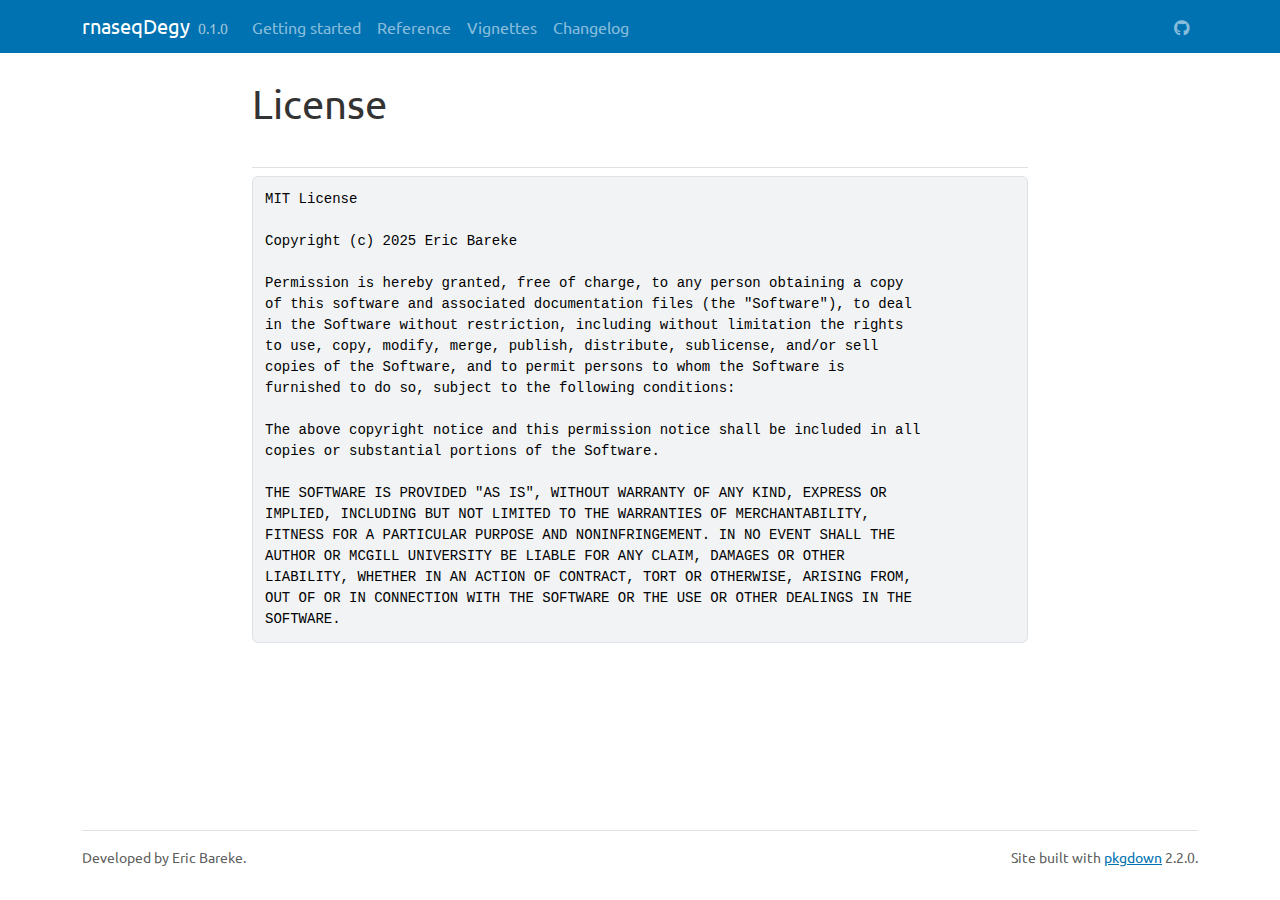
<file: docs/LICENSE-text.html>
<!DOCTYPE html>
<!-- Generated by pkgdown: do not edit by hand --><html lang="en"><head><meta http-equiv="Content-Type" content="text/html; charset=UTF-8"><meta charset="utf-8"><meta http-equiv="X-UA-Compatible" content="IE=edge"><meta name="viewport" content="width=device-width, initial-scale=1, shrink-to-fit=no"><title>License • rnaseqDegy</title><script src="deps/jquery-3.6.0/jquery-3.6.0.min.js"></script><meta name="viewport" content="width=device-width, initial-scale=1, shrink-to-fit=no"><link href="deps/bootstrap-5.3.1/bootstrap.min.css" rel="stylesheet"><script src="deps/bootstrap-5.3.1/bootstrap.bundle.min.js"></script><link href="deps/font-awesome-6.5.2/css/all.min.css" rel="stylesheet"><link href="deps/font-awesome-6.5.2/css/v4-shims.min.css" rel="stylesheet"><script src="deps/headroom-0.11.0/headroom.min.js"></script><script src="deps/headroom-0.11.0/jQuery.headroom.min.js"></script><script src="deps/bootstrap-toc-1.0.1/bootstrap-toc.min.js"></script><script src="deps/clipboard.js-2.0.11/clipboard.min.js"></script><script src="deps/search-1.0.0/autocomplete.jquery.min.js"></script><script src="deps/search-1.0.0/fuse.min.js"></script><script src="deps/search-1.0.0/mark.min.js"></script><!-- pkgdown --><script src="pkgdown.js"></script><meta property="og:title" content="License"></head><body>
    <a href="#main" class="visually-hidden-focusable">Skip to contents</a>


    <nav class="navbar navbar-expand-lg fixed-top bg-primary" data-bs-theme="dark" aria-label="Site navigation"><div class="container">

    <a class="navbar-brand me-2" href="index.html">rnaseqDegy</a>

    <small class="nav-text text-muted me-auto" data-bs-toggle="tooltip" data-bs-placement="bottom" title="">0.1.0</small>


    <button class="navbar-toggler" type="button" data-bs-toggle="collapse" data-bs-target="#navbar" aria-controls="navbar" aria-expanded="false" aria-label="Toggle navigation">
      <span class="navbar-toggler-icon"></span>
    </button>

    <div id="navbar" class="collapse navbar-collapse ms-3">
      <ul class="navbar-nav me-auto"><li class="nav-item"><a class="nav-link" href="index.html">Getting started</a></li>
<li class="nav-item"><a class="nav-link" href="reference/index.html">Reference</a></li>
<li class="nav-item"><a class="nav-link" href="articles/index.html">Vignettes</a></li>
<li class="nav-item"><a class="nav-link" href="news/index.html">Changelog</a></li>
      </ul><ul class="navbar-nav"><li class="nav-item"><a class="external-link nav-link" href="https://github.com/ebareke/rnaseqDegy"><span class="fa fab fa-github"></span></a></li>
      </ul></div>


  </div>
</nav><div class="container template-title-body">
<div class="row">
  <main id="main" class="col-md-9"><div class="page-header">

      <h1>License</h1>

    </div>

<pre>MIT License

Copyright (c) 2025 Eric Bareke

Permission is hereby granted, free of charge, to any person obtaining a copy
of this software and associated documentation files (the "Software"), to deal
in the Software without restriction, including without limitation the rights
to use, copy, modify, merge, publish, distribute, sublicense, and/or sell
copies of the Software, and to permit persons to whom the Software is
furnished to do so, subject to the following conditions:

The above copyright notice and this permission notice shall be included in all
copies or substantial portions of the Software.

THE SOFTWARE IS PROVIDED "AS IS", WITHOUT WARRANTY OF ANY KIND, EXPRESS OR
IMPLIED, INCLUDING BUT NOT LIMITED TO THE WARRANTIES OF MERCHANTABILITY,
FITNESS FOR A PARTICULAR PURPOSE AND NONINFRINGEMENT. IN NO EVENT SHALL THE
AUTHOR OR MCGILL UNIVERSITY BE LIABLE FOR ANY CLAIM, DAMAGES OR OTHER
LIABILITY, WHETHER IN AN ACTION OF CONTRACT, TORT OR OTHERWISE, ARISING FROM,
OUT OF OR IN CONNECTION WITH THE SOFTWARE OR THE USE OR OTHER DEALINGS IN THE
SOFTWARE.
</pre>

  </main></div>


    <footer><div class="pkgdown-footer-left">
  <p>Developed by Eric Bareke.</p>
</div>

<div class="pkgdown-footer-right">
  <p>Site built with <a href="https://pkgdown.r-lib.org/" class="external-link">pkgdown</a> 2.2.0.</p>
</div>

    </footer></div>





  </body></html>
</file>
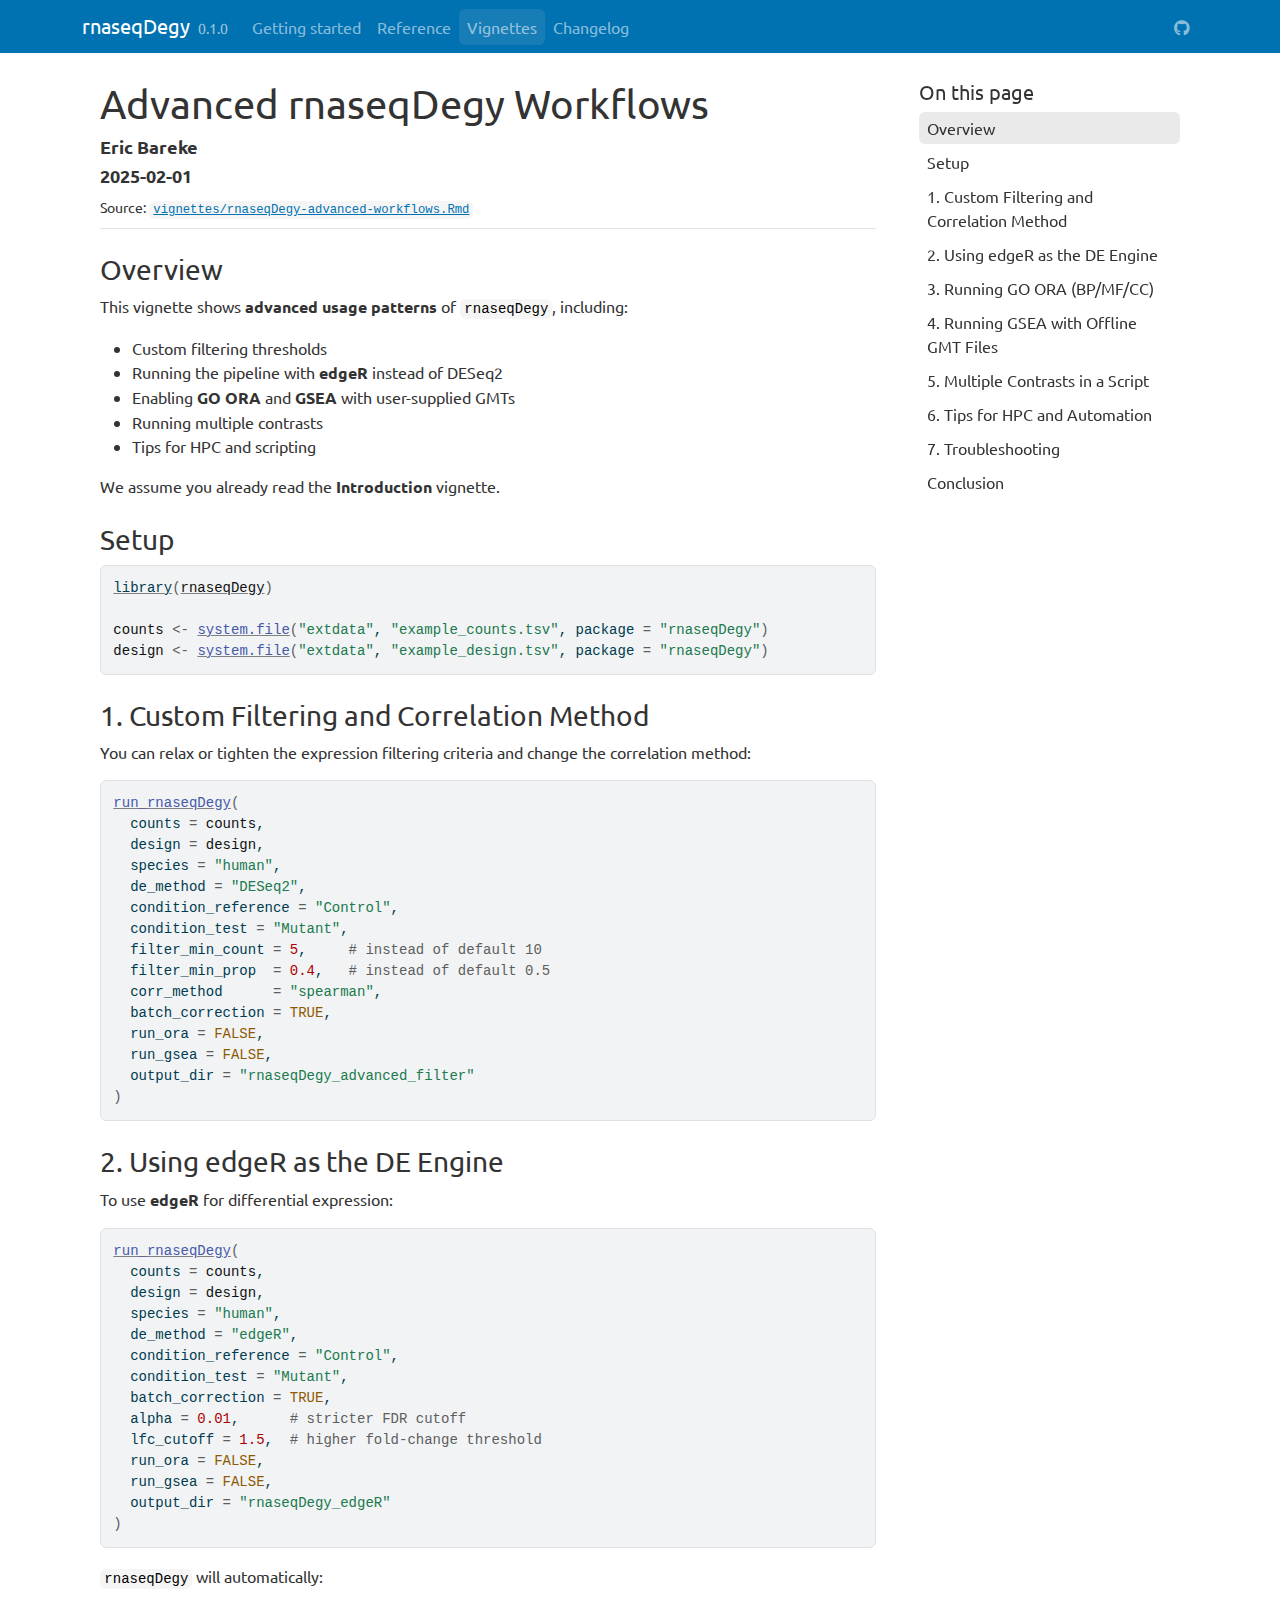
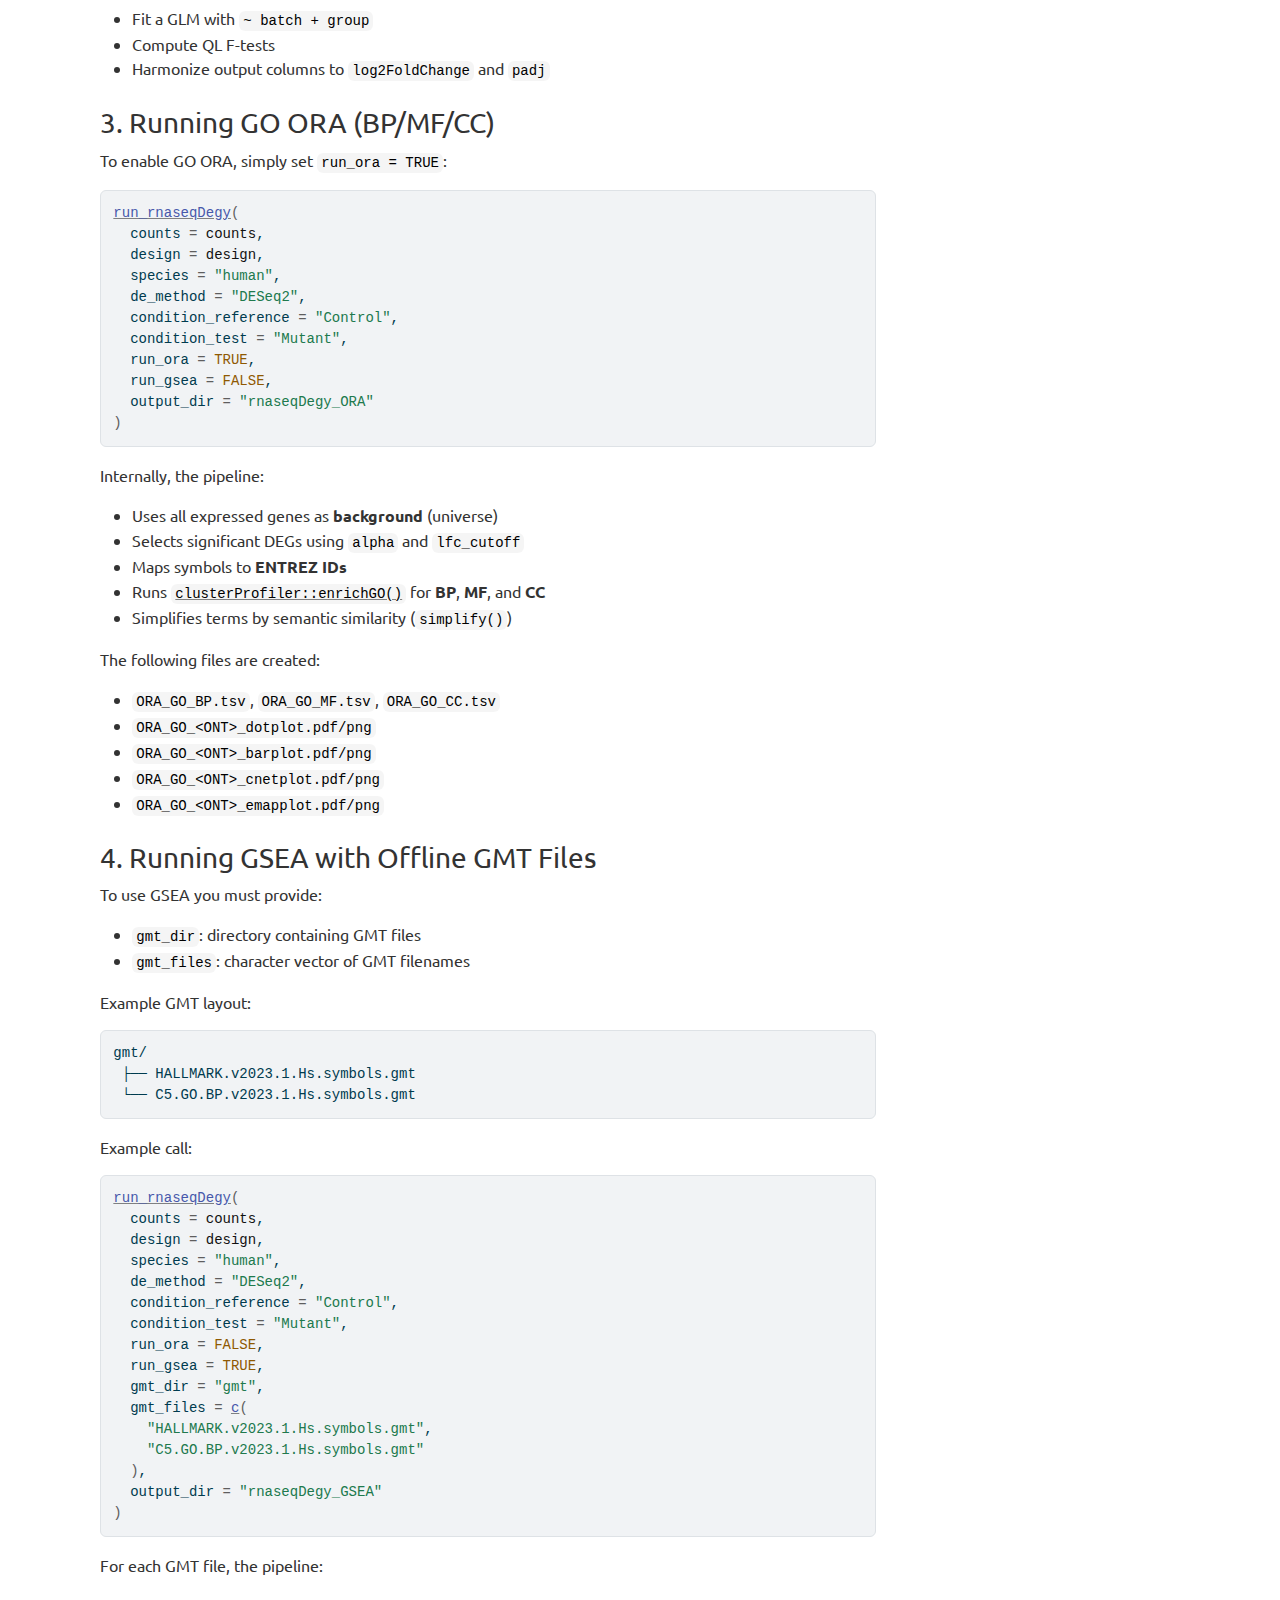
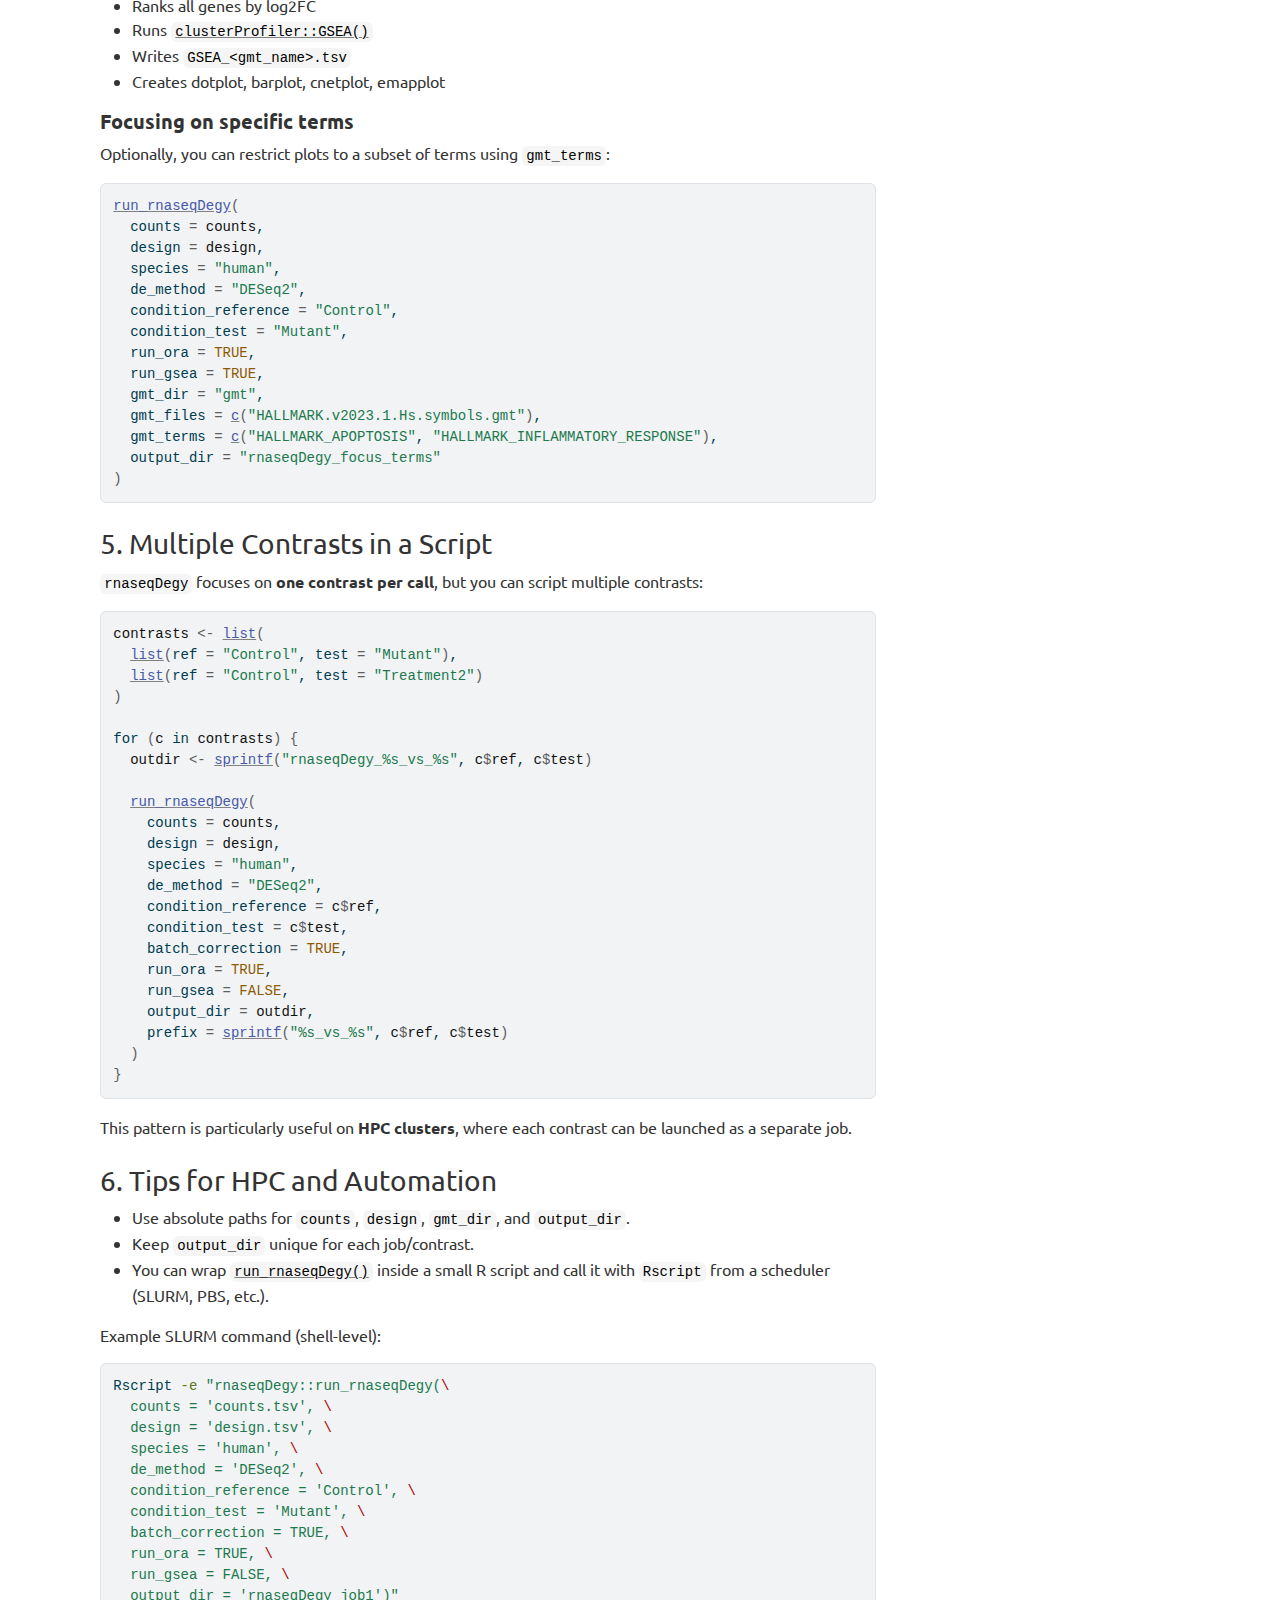
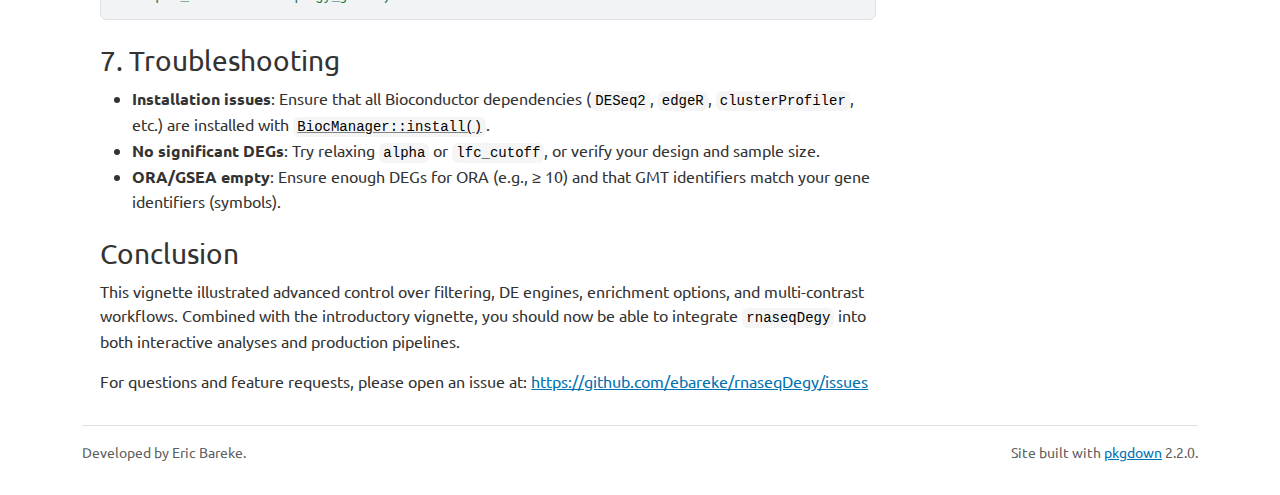
<file: docs/articles/rnaseqDegy-advanced-workflows.html>
<!DOCTYPE html>
<!-- Generated by pkgdown: do not edit by hand --><html lang="en">
<head>
<meta http-equiv="Content-Type" content="text/html; charset=UTF-8">
<meta charset="utf-8">
<meta http-equiv="X-UA-Compatible" content="IE=edge">
<meta name="viewport" content="width=device-width, initial-scale=1, shrink-to-fit=no">
<title>Advanced rnaseqDegy Workflows • rnaseqDegy</title>
<script src="../deps/jquery-3.6.0/jquery-3.6.0.min.js"></script><meta name="viewport" content="width=device-width, initial-scale=1, shrink-to-fit=no">
<link href="../deps/bootstrap-5.3.1/bootstrap.min.css" rel="stylesheet">
<script src="../deps/bootstrap-5.3.1/bootstrap.bundle.min.js"></script><link href="../deps/font-awesome-6.5.2/css/all.min.css" rel="stylesheet">
<link href="../deps/font-awesome-6.5.2/css/v4-shims.min.css" rel="stylesheet">
<script src="../deps/headroom-0.11.0/headroom.min.js"></script><script src="../deps/headroom-0.11.0/jQuery.headroom.min.js"></script><script src="../deps/bootstrap-toc-1.0.1/bootstrap-toc.min.js"></script><script src="../deps/clipboard.js-2.0.11/clipboard.min.js"></script><script src="../deps/search-1.0.0/autocomplete.jquery.min.js"></script><script src="../deps/search-1.0.0/fuse.min.js"></script><script src="../deps/search-1.0.0/mark.min.js"></script><!-- pkgdown --><script src="../pkgdown.js"></script><meta property="og:title" content="Advanced rnaseqDegy Workflows">
</head>
<body>
    <a href="#main" class="visually-hidden-focusable">Skip to contents</a>


    <nav class="navbar navbar-expand-lg fixed-top bg-primary" data-bs-theme="dark" aria-label="Site navigation"><div class="container">

    <a class="navbar-brand me-2" href="../index.html">rnaseqDegy</a>

    <small class="nav-text text-muted me-auto" data-bs-toggle="tooltip" data-bs-placement="bottom" title="">0.1.0</small>


    <button class="navbar-toggler" type="button" data-bs-toggle="collapse" data-bs-target="#navbar" aria-controls="navbar" aria-expanded="false" aria-label="Toggle navigation">
      <span class="navbar-toggler-icon"></span>
    </button>

    <div id="navbar" class="collapse navbar-collapse ms-3">
      <ul class="navbar-nav me-auto">
<li class="nav-item"><a class="nav-link" href="../index.html">Getting started</a></li>
<li class="nav-item"><a class="nav-link" href="../reference/index.html">Reference</a></li>
<li class="active nav-item"><a class="nav-link" href="../articles/index.html">Vignettes</a></li>
<li class="nav-item"><a class="nav-link" href="../news/index.html">Changelog</a></li>
      </ul>
<ul class="navbar-nav">
<li class="nav-item"><a class="external-link nav-link" href="https://github.com/ebareke/rnaseqDegy"><span class="fa fab fa-github"></span></a></li>
      </ul>
</div>


  </div>
</nav><div class="container template-article">




<div class="row">
  <main id="main" class="col-md-9"><div class="page-header">

      <h1>Advanced rnaseqDegy Workflows</h1>
                        <h4 data-toc-skip class="author">Eric
Bareke</h4>
            
            <h4 data-toc-skip class="date">2025-02-01</h4>
      
      <small class="dont-index">Source: <a href="https://github.com/ebareke/rnaseqDegy/blob/HEAD/vignettes/rnaseqDegy-advanced-workflows.Rmd" class="external-link"><code>vignettes/rnaseqDegy-advanced-workflows.Rmd</code></a></small>
      <div class="d-none name"><code>rnaseqDegy-advanced-workflows.Rmd</code></div>
    </div>

    
    
<div class="section level2">
<h2 id="overview">Overview<a class="anchor" aria-label="anchor" href="#overview"></a>
</h2>
<p>This vignette shows <strong>advanced usage patterns</strong> of
<code>rnaseqDegy</code>, including:</p>
<ul>
<li>Custom filtering thresholds</li>
<li>Running the pipeline with <strong>edgeR</strong> instead of
DESeq2</li>
<li>Enabling <strong>GO ORA</strong> and <strong>GSEA</strong> with
user-supplied GMTs</li>
<li>Running multiple contrasts</li>
<li>Tips for HPC and scripting</li>
</ul>
<p>We assume you already read the <strong>Introduction</strong>
vignette.</p>
</div>
<div class="section level2">
<h2 id="setup">Setup<a class="anchor" aria-label="anchor" href="#setup"></a>
</h2>
<div class="sourceCode" id="cb1"><pre class="downlit sourceCode r">
<code class="sourceCode R"><span><span class="kw"><a href="https://rdrr.io/r/base/library.html" class="external-link">library</a></span><span class="op">(</span><span class="va"><a href="https://github.com/ebareke/rnaseqDegy" class="external-link">rnaseqDegy</a></span><span class="op">)</span></span>
<span></span>
<span><span class="va">counts</span> <span class="op">&lt;-</span> <span class="fu"><a href="https://rdrr.io/r/base/system.file.html" class="external-link">system.file</a></span><span class="op">(</span><span class="st">"extdata"</span>, <span class="st">"example_counts.tsv"</span>, package <span class="op">=</span> <span class="st">"rnaseqDegy"</span><span class="op">)</span></span>
<span><span class="va">design</span> <span class="op">&lt;-</span> <span class="fu"><a href="https://rdrr.io/r/base/system.file.html" class="external-link">system.file</a></span><span class="op">(</span><span class="st">"extdata"</span>, <span class="st">"example_design.tsv"</span>, package <span class="op">=</span> <span class="st">"rnaseqDegy"</span><span class="op">)</span></span></code></pre></div>
</div>
<div class="section level2">
<h2 id="custom-filtering-and-correlation-method">1. Custom Filtering and Correlation Method<a class="anchor" aria-label="anchor" href="#custom-filtering-and-correlation-method"></a>
</h2>
<p>You can relax or tighten the expression filtering criteria and change
the correlation method:</p>
<div class="sourceCode" id="cb2"><pre class="downlit sourceCode r">
<code class="sourceCode R"><span><span class="fu"><a href="../reference/run_rnaseqDegy.html">run_rnaseqDegy</a></span><span class="op">(</span></span>
<span>  counts <span class="op">=</span> <span class="va">counts</span>,</span>
<span>  design <span class="op">=</span> <span class="va">design</span>,</span>
<span>  species <span class="op">=</span> <span class="st">"human"</span>,</span>
<span>  de_method <span class="op">=</span> <span class="st">"DESeq2"</span>,</span>
<span>  condition_reference <span class="op">=</span> <span class="st">"Control"</span>,</span>
<span>  condition_test <span class="op">=</span> <span class="st">"Mutant"</span>,</span>
<span>  filter_min_count <span class="op">=</span> <span class="fl">5</span>,     <span class="co"># instead of default 10</span></span>
<span>  filter_min_prop  <span class="op">=</span> <span class="fl">0.4</span>,   <span class="co"># instead of default 0.5</span></span>
<span>  corr_method      <span class="op">=</span> <span class="st">"spearman"</span>,</span>
<span>  batch_correction <span class="op">=</span> <span class="cn">TRUE</span>,</span>
<span>  run_ora <span class="op">=</span> <span class="cn">FALSE</span>,</span>
<span>  run_gsea <span class="op">=</span> <span class="cn">FALSE</span>,</span>
<span>  output_dir <span class="op">=</span> <span class="st">"rnaseqDegy_advanced_filter"</span></span>
<span><span class="op">)</span></span></code></pre></div>
</div>
<div class="section level2">
<h2 id="using-edger-as-the-de-engine">2. Using edgeR as the DE Engine<a class="anchor" aria-label="anchor" href="#using-edger-as-the-de-engine"></a>
</h2>
<p>To use <strong>edgeR</strong> for differential expression:</p>
<div class="sourceCode" id="cb3"><pre class="downlit sourceCode r">
<code class="sourceCode R"><span><span class="fu"><a href="../reference/run_rnaseqDegy.html">run_rnaseqDegy</a></span><span class="op">(</span></span>
<span>  counts <span class="op">=</span> <span class="va">counts</span>,</span>
<span>  design <span class="op">=</span> <span class="va">design</span>,</span>
<span>  species <span class="op">=</span> <span class="st">"human"</span>,</span>
<span>  de_method <span class="op">=</span> <span class="st">"edgeR"</span>,</span>
<span>  condition_reference <span class="op">=</span> <span class="st">"Control"</span>,</span>
<span>  condition_test <span class="op">=</span> <span class="st">"Mutant"</span>,</span>
<span>  batch_correction <span class="op">=</span> <span class="cn">TRUE</span>,</span>
<span>  alpha <span class="op">=</span> <span class="fl">0.01</span>,      <span class="co"># stricter FDR cutoff</span></span>
<span>  lfc_cutoff <span class="op">=</span> <span class="fl">1.5</span>,  <span class="co"># higher fold-change threshold</span></span>
<span>  run_ora <span class="op">=</span> <span class="cn">FALSE</span>,</span>
<span>  run_gsea <span class="op">=</span> <span class="cn">FALSE</span>,</span>
<span>  output_dir <span class="op">=</span> <span class="st">"rnaseqDegy_edgeR"</span></span>
<span><span class="op">)</span></span></code></pre></div>
<p><code>rnaseqDegy</code> will automatically:</p>
<ul>
<li>Fit a GLM with <code>~ batch + group</code>
</li>
<li>Compute QL F-tests</li>
<li>Harmonize output columns to <code>log2FoldChange</code> and
<code>padj</code>
</li>
</ul>
</div>
<div class="section level2">
<h2 id="running-go-ora-bpmfcc">3. Running GO ORA (BP/MF/CC)<a class="anchor" aria-label="anchor" href="#running-go-ora-bpmfcc"></a>
</h2>
<p>To enable GO ORA, simply set <code>run_ora = TRUE</code>:</p>
<div class="sourceCode" id="cb4"><pre class="downlit sourceCode r">
<code class="sourceCode R"><span><span class="fu"><a href="../reference/run_rnaseqDegy.html">run_rnaseqDegy</a></span><span class="op">(</span></span>
<span>  counts <span class="op">=</span> <span class="va">counts</span>,</span>
<span>  design <span class="op">=</span> <span class="va">design</span>,</span>
<span>  species <span class="op">=</span> <span class="st">"human"</span>,</span>
<span>  de_method <span class="op">=</span> <span class="st">"DESeq2"</span>,</span>
<span>  condition_reference <span class="op">=</span> <span class="st">"Control"</span>,</span>
<span>  condition_test <span class="op">=</span> <span class="st">"Mutant"</span>,</span>
<span>  run_ora <span class="op">=</span> <span class="cn">TRUE</span>,</span>
<span>  run_gsea <span class="op">=</span> <span class="cn">FALSE</span>,</span>
<span>  output_dir <span class="op">=</span> <span class="st">"rnaseqDegy_ORA"</span></span>
<span><span class="op">)</span></span></code></pre></div>
<p>Internally, the pipeline:</p>
<ul>
<li>Uses all expressed genes as <strong>background</strong>
(universe)</li>
<li>Selects significant DEGs using <code>alpha</code> and
<code>lfc_cutoff</code>
</li>
<li>Maps symbols to <strong>ENTREZ IDs</strong>
</li>
<li>Runs <code><a href="https://rdrr.io/pkg/clusterProfiler/man/enrichGO.html" class="external-link">clusterProfiler::enrichGO()</a></code> for
<strong>BP</strong>, <strong>MF</strong>, and <strong>CC</strong>
</li>
<li>Simplifies terms by semantic similarity
(<code>simplify()</code>)</li>
</ul>
<p>The following files are created:</p>
<ul>
<li>
<code>ORA_GO_BP.tsv</code>, <code>ORA_GO_MF.tsv</code>,
<code>ORA_GO_CC.tsv</code>
</li>
<li><code>ORA_GO_&lt;ONT&gt;_dotplot.pdf/png</code></li>
<li><code>ORA_GO_&lt;ONT&gt;_barplot.pdf/png</code></li>
<li><code>ORA_GO_&lt;ONT&gt;_cnetplot.pdf/png</code></li>
<li><code>ORA_GO_&lt;ONT&gt;_emapplot.pdf/png</code></li>
</ul>
</div>
<div class="section level2">
<h2 id="running-gsea-with-offline-gmt-files">4. Running GSEA with Offline GMT Files<a class="anchor" aria-label="anchor" href="#running-gsea-with-offline-gmt-files"></a>
</h2>
<p>To use GSEA you must provide:</p>
<ul>
<li>
<code>gmt_dir</code>: directory containing GMT files</li>
<li>
<code>gmt_files</code>: character vector of GMT filenames</li>
</ul>
<p>Example GMT layout:</p>
<pre class="text"><code>gmt/
 ├── HALLMARK.v2023.1.Hs.symbols.gmt
 └── C5.GO.BP.v2023.1.Hs.symbols.gmt</code></pre>
<p>Example call:</p>
<div class="sourceCode" id="cb6"><pre class="downlit sourceCode r">
<code class="sourceCode R"><span><span class="fu"><a href="../reference/run_rnaseqDegy.html">run_rnaseqDegy</a></span><span class="op">(</span></span>
<span>  counts <span class="op">=</span> <span class="va">counts</span>,</span>
<span>  design <span class="op">=</span> <span class="va">design</span>,</span>
<span>  species <span class="op">=</span> <span class="st">"human"</span>,</span>
<span>  de_method <span class="op">=</span> <span class="st">"DESeq2"</span>,</span>
<span>  condition_reference <span class="op">=</span> <span class="st">"Control"</span>,</span>
<span>  condition_test <span class="op">=</span> <span class="st">"Mutant"</span>,</span>
<span>  run_ora <span class="op">=</span> <span class="cn">FALSE</span>,</span>
<span>  run_gsea <span class="op">=</span> <span class="cn">TRUE</span>,</span>
<span>  gmt_dir <span class="op">=</span> <span class="st">"gmt"</span>,</span>
<span>  gmt_files <span class="op">=</span> <span class="fu"><a href="https://rdrr.io/r/base/c.html" class="external-link">c</a></span><span class="op">(</span></span>
<span>    <span class="st">"HALLMARK.v2023.1.Hs.symbols.gmt"</span>,</span>
<span>    <span class="st">"C5.GO.BP.v2023.1.Hs.symbols.gmt"</span></span>
<span>  <span class="op">)</span>,</span>
<span>  output_dir <span class="op">=</span> <span class="st">"rnaseqDegy_GSEA"</span></span>
<span><span class="op">)</span></span></code></pre></div>
<p>For each GMT file, the pipeline:</p>
<ul>
<li>Ranks all genes by log2FC</li>
<li>Runs <code><a href="https://rdrr.io/pkg/clusterProfiler/man/GSEA.html" class="external-link">clusterProfiler::GSEA()</a></code>
</li>
<li>Writes <code>GSEA_&lt;gmt_name&gt;.tsv</code>
</li>
<li>Creates dotplot, barplot, cnetplot, emapplot</li>
</ul>
<div class="section level3">
<h3 id="focusing-on-specific-terms">Focusing on specific terms<a class="anchor" aria-label="anchor" href="#focusing-on-specific-terms"></a>
</h3>
<p>Optionally, you can restrict plots to a subset of terms using
<code>gmt_terms</code>:</p>
<div class="sourceCode" id="cb7"><pre class="downlit sourceCode r">
<code class="sourceCode R"><span><span class="fu"><a href="../reference/run_rnaseqDegy.html">run_rnaseqDegy</a></span><span class="op">(</span></span>
<span>  counts <span class="op">=</span> <span class="va">counts</span>,</span>
<span>  design <span class="op">=</span> <span class="va">design</span>,</span>
<span>  species <span class="op">=</span> <span class="st">"human"</span>,</span>
<span>  de_method <span class="op">=</span> <span class="st">"DESeq2"</span>,</span>
<span>  condition_reference <span class="op">=</span> <span class="st">"Control"</span>,</span>
<span>  condition_test <span class="op">=</span> <span class="st">"Mutant"</span>,</span>
<span>  run_ora <span class="op">=</span> <span class="cn">TRUE</span>,</span>
<span>  run_gsea <span class="op">=</span> <span class="cn">TRUE</span>,</span>
<span>  gmt_dir <span class="op">=</span> <span class="st">"gmt"</span>,</span>
<span>  gmt_files <span class="op">=</span> <span class="fu"><a href="https://rdrr.io/r/base/c.html" class="external-link">c</a></span><span class="op">(</span><span class="st">"HALLMARK.v2023.1.Hs.symbols.gmt"</span><span class="op">)</span>,</span>
<span>  gmt_terms <span class="op">=</span> <span class="fu"><a href="https://rdrr.io/r/base/c.html" class="external-link">c</a></span><span class="op">(</span><span class="st">"HALLMARK_APOPTOSIS"</span>, <span class="st">"HALLMARK_INFLAMMATORY_RESPONSE"</span><span class="op">)</span>,</span>
<span>  output_dir <span class="op">=</span> <span class="st">"rnaseqDegy_focus_terms"</span></span>
<span><span class="op">)</span></span></code></pre></div>
</div>
</div>
<div class="section level2">
<h2 id="multiple-contrasts-in-a-script">5. Multiple Contrasts in a Script<a class="anchor" aria-label="anchor" href="#multiple-contrasts-in-a-script"></a>
</h2>
<p><code>rnaseqDegy</code> focuses on <strong>one contrast per
call</strong>, but you can script multiple contrasts:</p>
<div class="sourceCode" id="cb8"><pre class="downlit sourceCode r">
<code class="sourceCode R"><span><span class="va">contrasts</span> <span class="op">&lt;-</span> <span class="fu"><a href="https://rdrr.io/r/base/list.html" class="external-link">list</a></span><span class="op">(</span></span>
<span>  <span class="fu"><a href="https://rdrr.io/r/base/list.html" class="external-link">list</a></span><span class="op">(</span>ref <span class="op">=</span> <span class="st">"Control"</span>, test <span class="op">=</span> <span class="st">"Mutant"</span><span class="op">)</span>,</span>
<span>  <span class="fu"><a href="https://rdrr.io/r/base/list.html" class="external-link">list</a></span><span class="op">(</span>ref <span class="op">=</span> <span class="st">"Control"</span>, test <span class="op">=</span> <span class="st">"Treatment2"</span><span class="op">)</span></span>
<span><span class="op">)</span></span>
<span></span>
<span><span class="kw">for</span> <span class="op">(</span><span class="va">c</span> <span class="kw">in</span> <span class="va">contrasts</span><span class="op">)</span> <span class="op">{</span></span>
<span>  <span class="va">outdir</span> <span class="op">&lt;-</span> <span class="fu"><a href="https://rdrr.io/r/base/sprintf.html" class="external-link">sprintf</a></span><span class="op">(</span><span class="st">"rnaseqDegy_%s_vs_%s"</span>, <span class="va">c</span><span class="op">$</span><span class="va">ref</span>, <span class="va">c</span><span class="op">$</span><span class="va">test</span><span class="op">)</span></span>
<span></span>
<span>  <span class="fu"><a href="../reference/run_rnaseqDegy.html">run_rnaseqDegy</a></span><span class="op">(</span></span>
<span>    counts <span class="op">=</span> <span class="va">counts</span>,</span>
<span>    design <span class="op">=</span> <span class="va">design</span>,</span>
<span>    species <span class="op">=</span> <span class="st">"human"</span>,</span>
<span>    de_method <span class="op">=</span> <span class="st">"DESeq2"</span>,</span>
<span>    condition_reference <span class="op">=</span> <span class="va">c</span><span class="op">$</span><span class="va">ref</span>,</span>
<span>    condition_test <span class="op">=</span> <span class="va">c</span><span class="op">$</span><span class="va">test</span>,</span>
<span>    batch_correction <span class="op">=</span> <span class="cn">TRUE</span>,</span>
<span>    run_ora <span class="op">=</span> <span class="cn">TRUE</span>,</span>
<span>    run_gsea <span class="op">=</span> <span class="cn">FALSE</span>,</span>
<span>    output_dir <span class="op">=</span> <span class="va">outdir</span>,</span>
<span>    prefix <span class="op">=</span> <span class="fu"><a href="https://rdrr.io/r/base/sprintf.html" class="external-link">sprintf</a></span><span class="op">(</span><span class="st">"%s_vs_%s"</span>, <span class="va">c</span><span class="op">$</span><span class="va">ref</span>, <span class="va">c</span><span class="op">$</span><span class="va">test</span><span class="op">)</span></span>
<span>  <span class="op">)</span></span>
<span><span class="op">}</span></span></code></pre></div>
<p>This pattern is particularly useful on <strong>HPC clusters</strong>,
where each contrast can be launched as a separate job.</p>
</div>
<div class="section level2">
<h2 id="tips-for-hpc-and-automation">6. Tips for HPC and Automation<a class="anchor" aria-label="anchor" href="#tips-for-hpc-and-automation"></a>
</h2>
<ul>
<li>Use absolute paths for <code>counts</code>, <code>design</code>,
<code>gmt_dir</code>, and <code>output_dir</code>.</li>
<li>Keep <code>output_dir</code> unique for each job/contrast.</li>
<li>You can wrap <code><a href="../reference/run_rnaseqDegy.html">run_rnaseqDegy()</a></code> inside a small R script
and call it with <code>Rscript</code> from a scheduler (SLURM, PBS,
etc.).</li>
</ul>
<p>Example SLURM command (shell-level):</p>
<div class="sourceCode" id="cb9"><pre class="sourceCode bash"><code class="sourceCode bash"><span id="cb9-1"><a href="#cb9-1" tabindex="-1"></a><span class="ex">Rscript</span> <span class="at">-e</span> <span class="st">"rnaseqDegy::run_rnaseqDegy(</span><span class="dt">\</span></span>
<span id="cb9-2"><a href="#cb9-2" tabindex="-1"></a><span class="st">  counts = 'counts.tsv', </span><span class="dt">\</span></span>
<span id="cb9-3"><a href="#cb9-3" tabindex="-1"></a><span class="st">  design = 'design.tsv', </span><span class="dt">\</span></span>
<span id="cb9-4"><a href="#cb9-4" tabindex="-1"></a><span class="st">  species = 'human', </span><span class="dt">\</span></span>
<span id="cb9-5"><a href="#cb9-5" tabindex="-1"></a><span class="st">  de_method = 'DESeq2', </span><span class="dt">\</span></span>
<span id="cb9-6"><a href="#cb9-6" tabindex="-1"></a><span class="st">  condition_reference = 'Control', </span><span class="dt">\</span></span>
<span id="cb9-7"><a href="#cb9-7" tabindex="-1"></a><span class="st">  condition_test = 'Mutant', </span><span class="dt">\</span></span>
<span id="cb9-8"><a href="#cb9-8" tabindex="-1"></a><span class="st">  batch_correction = TRUE, </span><span class="dt">\</span></span>
<span id="cb9-9"><a href="#cb9-9" tabindex="-1"></a><span class="st">  run_ora = TRUE, </span><span class="dt">\</span></span>
<span id="cb9-10"><a href="#cb9-10" tabindex="-1"></a><span class="st">  run_gsea = FALSE, </span><span class="dt">\</span></span>
<span id="cb9-11"><a href="#cb9-11" tabindex="-1"></a><span class="st">  output_dir = 'rnaseqDegy_job1')"</span></span></code></pre></div>
</div>
<div class="section level2">
<h2 id="troubleshooting">7. Troubleshooting<a class="anchor" aria-label="anchor" href="#troubleshooting"></a>
</h2>
<ul>
<li>
<strong>Installation issues</strong>: Ensure that all Bioconductor
dependencies (<code>DESeq2</code>, <code>edgeR</code>,
<code>clusterProfiler</code>, etc.) are installed with
<code><a href="https://bioconductor.github.io/BiocManager/reference/install.html" class="external-link">BiocManager::install()</a></code>.</li>
<li>
<strong>No significant DEGs</strong>: Try relaxing
<code>alpha</code> or <code>lfc_cutoff</code>, or verify your design and
sample size.</li>
<li>
<strong>ORA/GSEA empty</strong>: Ensure enough DEGs for ORA (e.g., ≥
10) and that GMT identifiers match your gene identifiers (symbols).</li>
</ul>
</div>
<div class="section level2">
<h2 id="conclusion">Conclusion<a class="anchor" aria-label="anchor" href="#conclusion"></a>
</h2>
<p>This vignette illustrated advanced control over filtering, DE
engines, enrichment options, and multi-contrast workflows. Combined with
the introductory vignette, you should now be able to integrate
<code>rnaseqDegy</code> into both interactive analyses and production
pipelines.</p>
<p>For questions and feature requests, please open an issue at: <a href="https://github.com/ebareke/rnaseqDegy/issues" class="external-link uri">https://github.com/ebareke/rnaseqDegy/issues</a></p>
</div>
  </main><aside class="col-md-3"><nav id="toc" aria-label="Table of contents"><h2>On this page</h2>
    </nav></aside>
</div>



    <footer><div class="pkgdown-footer-left">
  <p>Developed by Eric Bareke.</p>
</div>

<div class="pkgdown-footer-right">
  <p>Site built with <a href="https://pkgdown.r-lib.org/" class="external-link">pkgdown</a> 2.2.0.</p>
</div>

    </footer>
</div>





  </body>
</html>
</file>
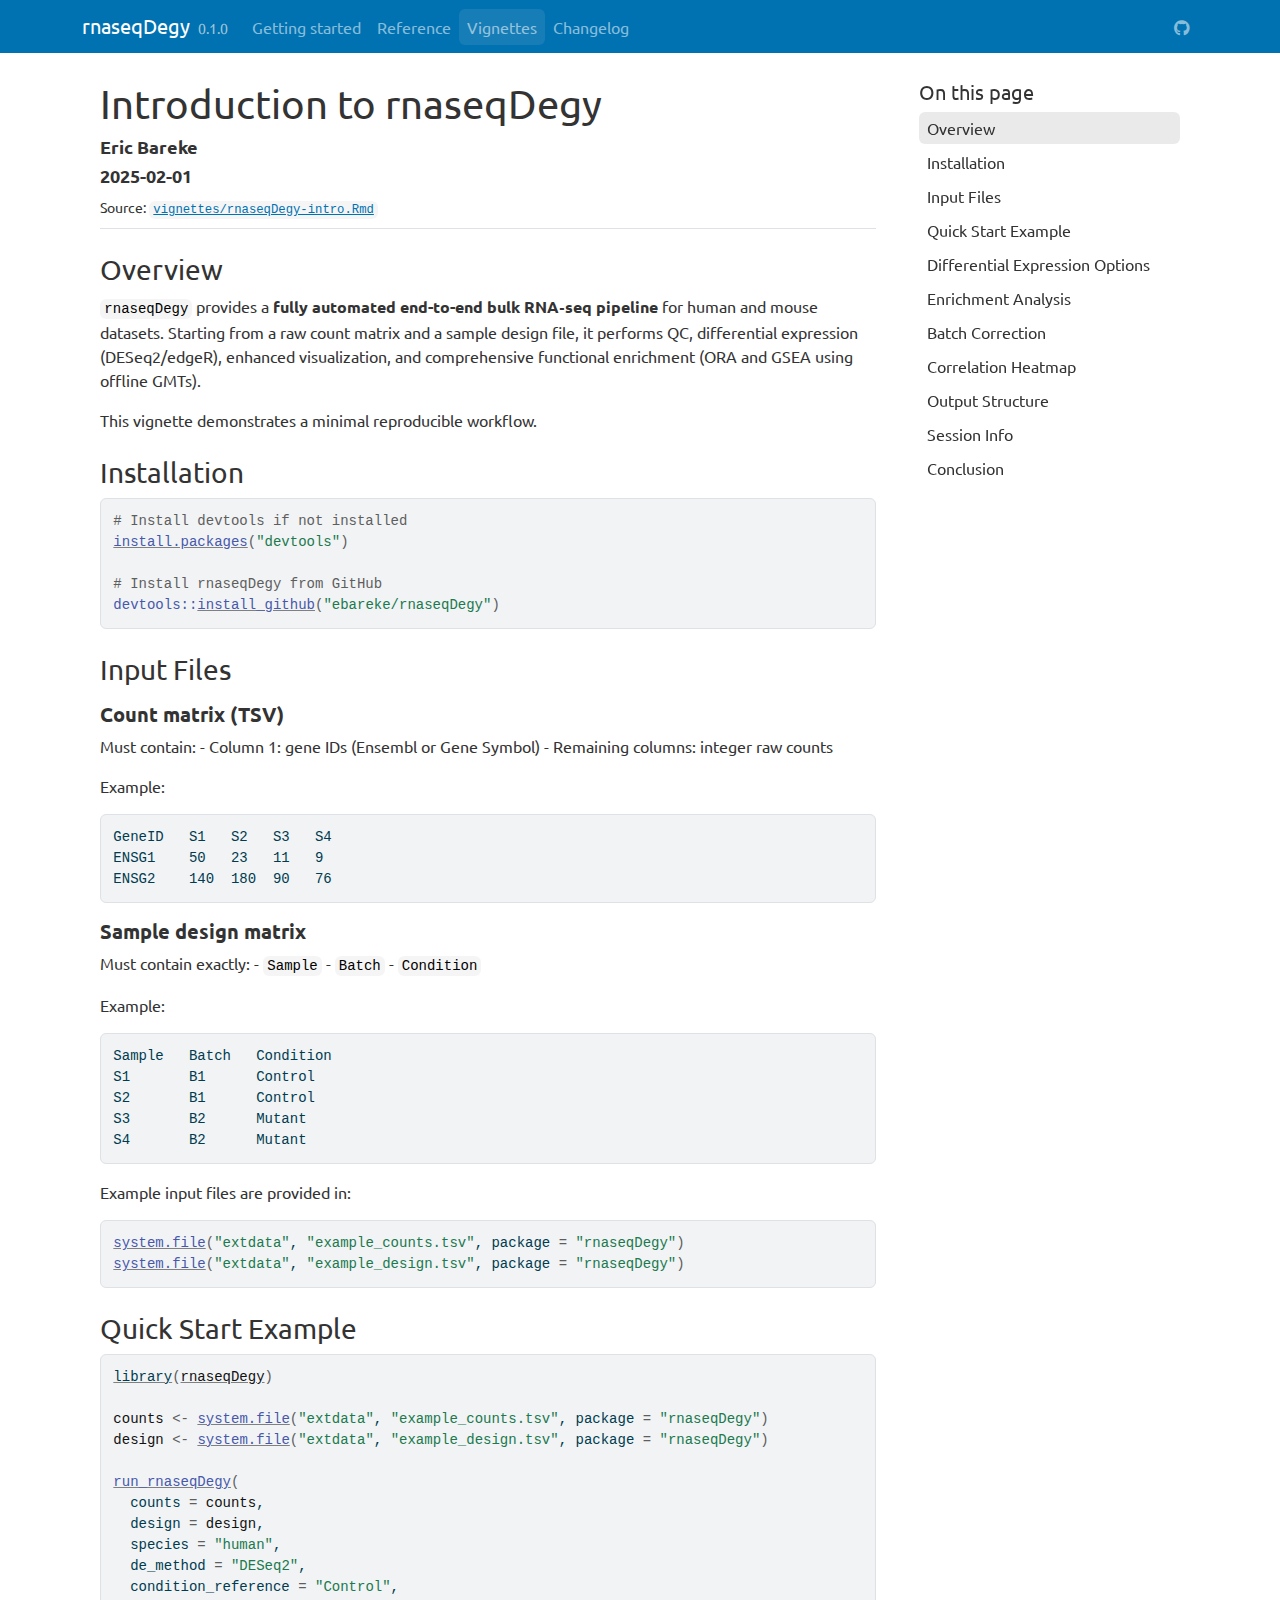
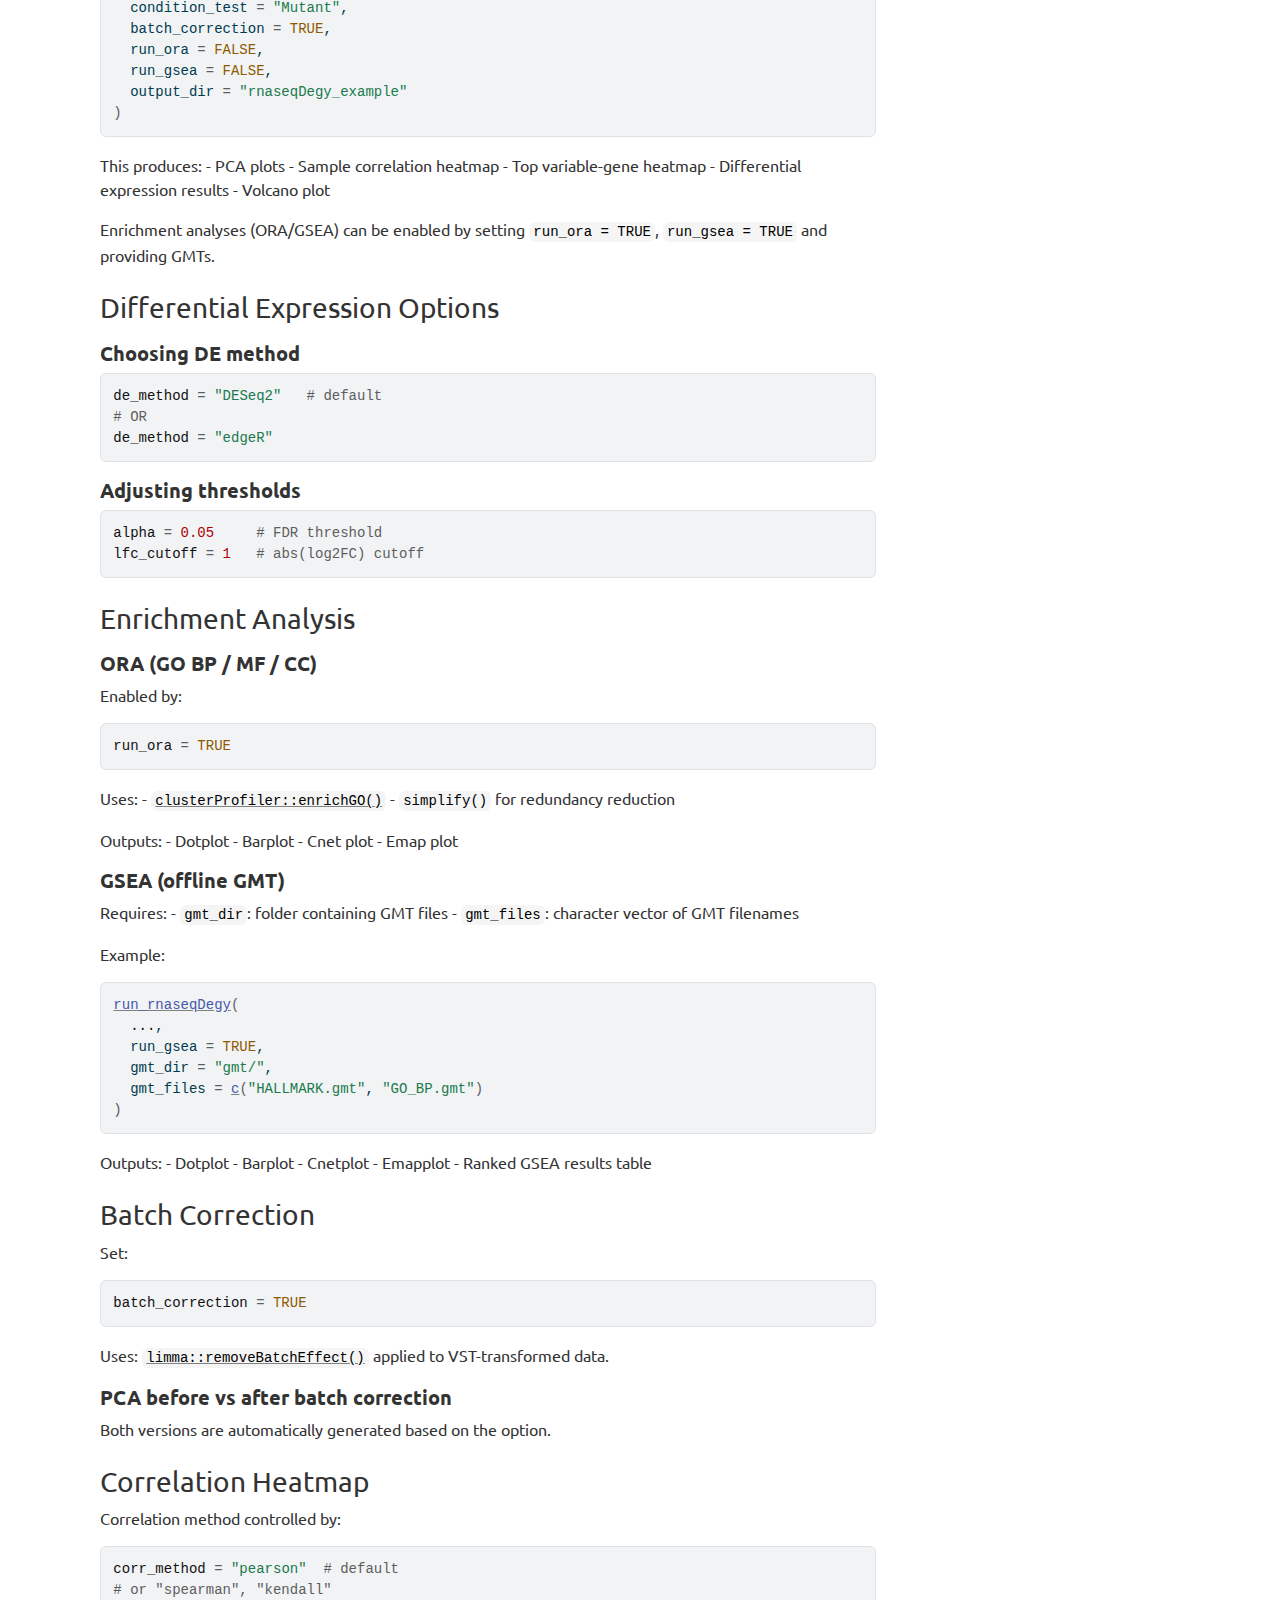
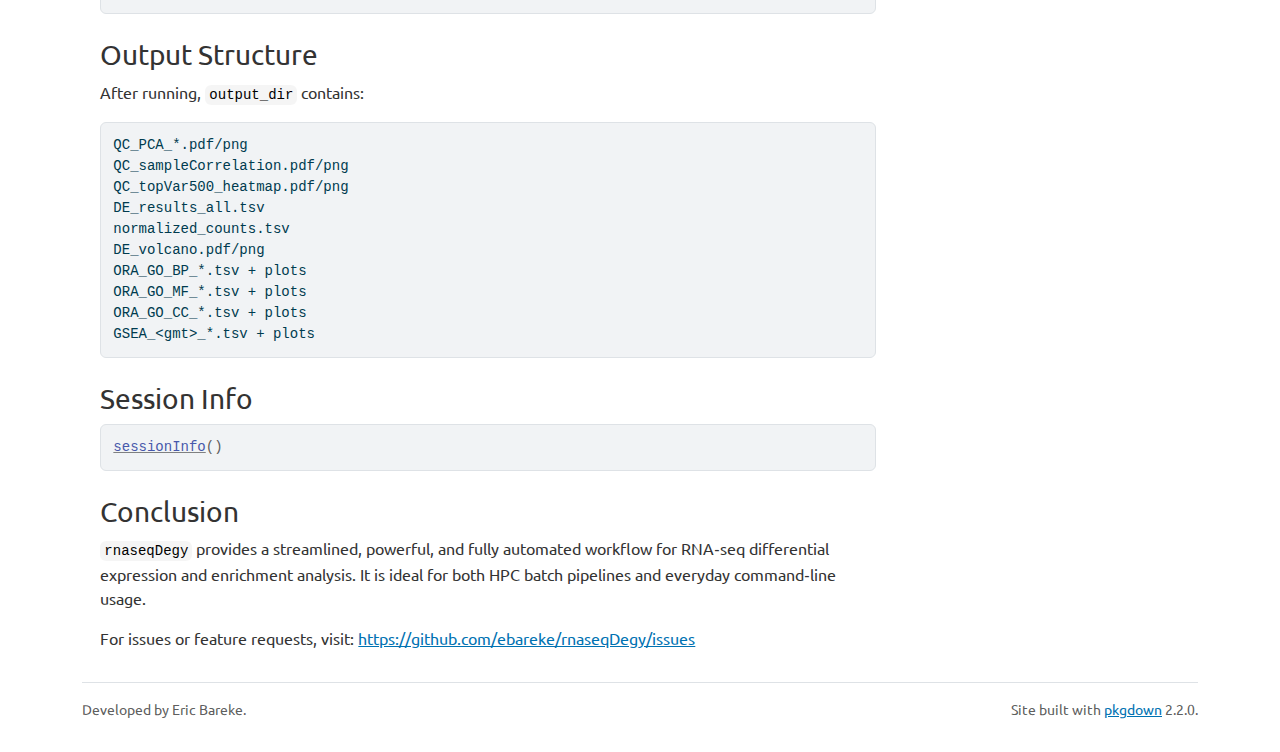
<file: docs/articles/rnaseqDegy-intro.html>
<!DOCTYPE html>
<!-- Generated by pkgdown: do not edit by hand --><html lang="en">
<head>
<meta http-equiv="Content-Type" content="text/html; charset=UTF-8">
<meta charset="utf-8">
<meta http-equiv="X-UA-Compatible" content="IE=edge">
<meta name="viewport" content="width=device-width, initial-scale=1, shrink-to-fit=no">
<title>Introduction to rnaseqDegy • rnaseqDegy</title>
<script src="../deps/jquery-3.6.0/jquery-3.6.0.min.js"></script><meta name="viewport" content="width=device-width, initial-scale=1, shrink-to-fit=no">
<link href="../deps/bootstrap-5.3.1/bootstrap.min.css" rel="stylesheet">
<script src="../deps/bootstrap-5.3.1/bootstrap.bundle.min.js"></script><link href="../deps/font-awesome-6.5.2/css/all.min.css" rel="stylesheet">
<link href="../deps/font-awesome-6.5.2/css/v4-shims.min.css" rel="stylesheet">
<script src="../deps/headroom-0.11.0/headroom.min.js"></script><script src="../deps/headroom-0.11.0/jQuery.headroom.min.js"></script><script src="../deps/bootstrap-toc-1.0.1/bootstrap-toc.min.js"></script><script src="../deps/clipboard.js-2.0.11/clipboard.min.js"></script><script src="../deps/search-1.0.0/autocomplete.jquery.min.js"></script><script src="../deps/search-1.0.0/fuse.min.js"></script><script src="../deps/search-1.0.0/mark.min.js"></script><!-- pkgdown --><script src="../pkgdown.js"></script><meta property="og:title" content="Introduction to rnaseqDegy">
</head>
<body>
    <a href="#main" class="visually-hidden-focusable">Skip to contents</a>


    <nav class="navbar navbar-expand-lg fixed-top bg-primary" data-bs-theme="dark" aria-label="Site navigation"><div class="container">

    <a class="navbar-brand me-2" href="../index.html">rnaseqDegy</a>

    <small class="nav-text text-muted me-auto" data-bs-toggle="tooltip" data-bs-placement="bottom" title="">0.1.0</small>


    <button class="navbar-toggler" type="button" data-bs-toggle="collapse" data-bs-target="#navbar" aria-controls="navbar" aria-expanded="false" aria-label="Toggle navigation">
      <span class="navbar-toggler-icon"></span>
    </button>

    <div id="navbar" class="collapse navbar-collapse ms-3">
      <ul class="navbar-nav me-auto">
<li class="nav-item"><a class="nav-link" href="../index.html">Getting started</a></li>
<li class="nav-item"><a class="nav-link" href="../reference/index.html">Reference</a></li>
<li class="active nav-item"><a class="nav-link" href="../articles/index.html">Vignettes</a></li>
<li class="nav-item"><a class="nav-link" href="../news/index.html">Changelog</a></li>
      </ul>
<ul class="navbar-nav">
<li class="nav-item"><a class="external-link nav-link" href="https://github.com/ebareke/rnaseqDegy"><span class="fa fab fa-github"></span></a></li>
      </ul>
</div>


  </div>
</nav><div class="container template-article">




<div class="row">
  <main id="main" class="col-md-9"><div class="page-header">

      <h1>Introduction to rnaseqDegy</h1>
                        <h4 data-toc-skip class="author">Eric
Bareke</h4>
            
            <h4 data-toc-skip class="date">2025-02-01</h4>
      
      <small class="dont-index">Source: <a href="https://github.com/ebareke/rnaseqDegy/blob/HEAD/vignettes/rnaseqDegy-intro.Rmd" class="external-link"><code>vignettes/rnaseqDegy-intro.Rmd</code></a></small>
      <div class="d-none name"><code>rnaseqDegy-intro.Rmd</code></div>
    </div>

    
    
<div class="section level2">
<h2 id="overview">Overview<a class="anchor" aria-label="anchor" href="#overview"></a>
</h2>
<p><code>rnaseqDegy</code> provides a <strong>fully automated end-to-end
bulk RNA‑seq pipeline</strong> for human and mouse datasets. Starting
from a raw count matrix and a sample design file, it performs QC,
differential expression (DESeq2/edgeR), enhanced visualization, and
comprehensive functional enrichment (ORA and GSEA using offline
GMTs).</p>
<p>This vignette demonstrates a minimal reproducible workflow.</p>
</div>
<div class="section level2">
<h2 id="installation">Installation<a class="anchor" aria-label="anchor" href="#installation"></a>
</h2>
<div class="sourceCode" id="cb1"><pre class="downlit sourceCode r">
<code class="sourceCode R"><span><span class="co"># Install devtools if not installed</span></span>
<span><span class="fu"><a href="https://rdrr.io/r/utils/install.packages.html" class="external-link">install.packages</a></span><span class="op">(</span><span class="st">"devtools"</span><span class="op">)</span></span>
<span></span>
<span><span class="co"># Install rnaseqDegy from GitHub</span></span>
<span><span class="fu">devtools</span><span class="fu">::</span><span class="fu"><a href="https://remotes.r-lib.org/reference/install_github.html" class="external-link">install_github</a></span><span class="op">(</span><span class="st">"ebareke/rnaseqDegy"</span><span class="op">)</span></span></code></pre></div>
</div>
<div class="section level2">
<h2 id="input-files">Input Files<a class="anchor" aria-label="anchor" href="#input-files"></a>
</h2>
<div class="section level3">
<h3 id="count-matrix-tsv">Count matrix (TSV)<a class="anchor" aria-label="anchor" href="#count-matrix-tsv"></a>
</h3>
<p>Must contain: - Column 1: gene IDs (Ensembl or Gene Symbol) -
Remaining columns: integer raw counts</p>
<p>Example:</p>
<pre><code>GeneID   S1   S2   S3   S4
ENSG1    50   23   11   9
ENSG2    140  180  90   76</code></pre>
</div>
<div class="section level3">
<h3 id="sample-design-matrix">Sample design matrix<a class="anchor" aria-label="anchor" href="#sample-design-matrix"></a>
</h3>
<p>Must contain exactly: - <code>Sample</code> - <code>Batch</code> -
<code>Condition</code></p>
<p>Example:</p>
<pre><code>Sample   Batch   Condition
S1       B1      Control
S2       B1      Control
S3       B2      Mutant
S4       B2      Mutant</code></pre>
<p>Example input files are provided in:</p>
<div class="sourceCode" id="cb4"><pre class="downlit sourceCode r">
<code class="sourceCode R"><span><span class="fu"><a href="https://rdrr.io/r/base/system.file.html" class="external-link">system.file</a></span><span class="op">(</span><span class="st">"extdata"</span>, <span class="st">"example_counts.tsv"</span>, package <span class="op">=</span> <span class="st">"rnaseqDegy"</span><span class="op">)</span></span>
<span><span class="fu"><a href="https://rdrr.io/r/base/system.file.html" class="external-link">system.file</a></span><span class="op">(</span><span class="st">"extdata"</span>, <span class="st">"example_design.tsv"</span>, package <span class="op">=</span> <span class="st">"rnaseqDegy"</span><span class="op">)</span></span></code></pre></div>
</div>
</div>
<div class="section level2">
<h2 id="quick-start-example">Quick Start Example<a class="anchor" aria-label="anchor" href="#quick-start-example"></a>
</h2>
<div class="sourceCode" id="cb5"><pre class="downlit sourceCode r">
<code class="sourceCode R"><span><span class="kw"><a href="https://rdrr.io/r/base/library.html" class="external-link">library</a></span><span class="op">(</span><span class="va"><a href="https://github.com/ebareke/rnaseqDegy" class="external-link">rnaseqDegy</a></span><span class="op">)</span></span>
<span></span>
<span><span class="va">counts</span> <span class="op">&lt;-</span> <span class="fu"><a href="https://rdrr.io/r/base/system.file.html" class="external-link">system.file</a></span><span class="op">(</span><span class="st">"extdata"</span>, <span class="st">"example_counts.tsv"</span>, package <span class="op">=</span> <span class="st">"rnaseqDegy"</span><span class="op">)</span></span>
<span><span class="va">design</span> <span class="op">&lt;-</span> <span class="fu"><a href="https://rdrr.io/r/base/system.file.html" class="external-link">system.file</a></span><span class="op">(</span><span class="st">"extdata"</span>, <span class="st">"example_design.tsv"</span>, package <span class="op">=</span> <span class="st">"rnaseqDegy"</span><span class="op">)</span></span>
<span></span>
<span><span class="fu"><a href="../reference/run_rnaseqDegy.html">run_rnaseqDegy</a></span><span class="op">(</span></span>
<span>  counts <span class="op">=</span> <span class="va">counts</span>,</span>
<span>  design <span class="op">=</span> <span class="va">design</span>,</span>
<span>  species <span class="op">=</span> <span class="st">"human"</span>,</span>
<span>  de_method <span class="op">=</span> <span class="st">"DESeq2"</span>,</span>
<span>  condition_reference <span class="op">=</span> <span class="st">"Control"</span>,</span>
<span>  condition_test <span class="op">=</span> <span class="st">"Mutant"</span>,</span>
<span>  batch_correction <span class="op">=</span> <span class="cn">TRUE</span>,</span>
<span>  run_ora <span class="op">=</span> <span class="cn">FALSE</span>,</span>
<span>  run_gsea <span class="op">=</span> <span class="cn">FALSE</span>,</span>
<span>  output_dir <span class="op">=</span> <span class="st">"rnaseqDegy_example"</span></span>
<span><span class="op">)</span></span></code></pre></div>
<p>This produces: - PCA plots - Sample correlation heatmap - Top
variable-gene heatmap - Differential expression results - Volcano
plot</p>
<p>Enrichment analyses (ORA/GSEA) can be enabled by setting
<code>run_ora = TRUE</code>, <code>run_gsea = TRUE</code> and providing
GMTs.</p>
</div>
<div class="section level2">
<h2 id="differential-expression-options">Differential Expression Options<a class="anchor" aria-label="anchor" href="#differential-expression-options"></a>
</h2>
<div class="section level3">
<h3 id="choosing-de-method">Choosing DE method<a class="anchor" aria-label="anchor" href="#choosing-de-method"></a>
</h3>
<div class="sourceCode" id="cb6"><pre class="downlit sourceCode r">
<code class="sourceCode R"><span><span class="va">de_method</span> <span class="op">=</span> <span class="st">"DESeq2"</span>   <span class="co"># default</span></span>
<span><span class="co"># OR</span></span>
<span><span class="va">de_method</span> <span class="op">=</span> <span class="st">"edgeR"</span></span></code></pre></div>
</div>
<div class="section level3">
<h3 id="adjusting-thresholds">Adjusting thresholds<a class="anchor" aria-label="anchor" href="#adjusting-thresholds"></a>
</h3>
<div class="sourceCode" id="cb7"><pre class="downlit sourceCode r">
<code class="sourceCode R"><span><span class="va">alpha</span> <span class="op">=</span> <span class="fl">0.05</span>     <span class="co"># FDR threshold</span></span>
<span><span class="va">lfc_cutoff</span> <span class="op">=</span> <span class="fl">1</span>   <span class="co"># abs(log2FC) cutoff</span></span></code></pre></div>
</div>
</div>
<div class="section level2">
<h2 id="enrichment-analysis">Enrichment Analysis<a class="anchor" aria-label="anchor" href="#enrichment-analysis"></a>
</h2>
<div class="section level3">
<h3 id="ora-go-bp-mf-cc">ORA (GO BP / MF / CC)<a class="anchor" aria-label="anchor" href="#ora-go-bp-mf-cc"></a>
</h3>
<p>Enabled by:</p>
<div class="sourceCode" id="cb8"><pre class="downlit sourceCode r">
<code class="sourceCode R"><span><span class="va">run_ora</span> <span class="op">=</span> <span class="cn">TRUE</span></span></code></pre></div>
<p>Uses: - <code><a href="https://rdrr.io/pkg/clusterProfiler/man/enrichGO.html" class="external-link">clusterProfiler::enrichGO()</a></code> -
<code>simplify()</code> for redundancy reduction</p>
<p>Outputs: - Dotplot - Barplot - Cnet plot - Emap plot</p>
</div>
<div class="section level3">
<h3 id="gsea-offline-gmt">GSEA (offline GMT)<a class="anchor" aria-label="anchor" href="#gsea-offline-gmt"></a>
</h3>
<p>Requires: - <code>gmt_dir</code>: folder containing GMT files -
<code>gmt_files</code>: character vector of GMT filenames</p>
<p>Example:</p>
<div class="sourceCode" id="cb9"><pre class="downlit sourceCode r">
<code class="sourceCode R"><span><span class="fu"><a href="../reference/run_rnaseqDegy.html">run_rnaseqDegy</a></span><span class="op">(</span></span>
<span>  <span class="va">...</span>,</span>
<span>  run_gsea <span class="op">=</span> <span class="cn">TRUE</span>,</span>
<span>  gmt_dir <span class="op">=</span> <span class="st">"gmt/"</span>,</span>
<span>  gmt_files <span class="op">=</span> <span class="fu"><a href="https://rdrr.io/r/base/c.html" class="external-link">c</a></span><span class="op">(</span><span class="st">"HALLMARK.gmt"</span>, <span class="st">"GO_BP.gmt"</span><span class="op">)</span></span>
<span><span class="op">)</span></span></code></pre></div>
<p>Outputs: - Dotplot - Barplot - Cnetplot - Emapplot - Ranked GSEA
results table</p>
</div>
</div>
<div class="section level2">
<h2 id="batch-correction">Batch Correction<a class="anchor" aria-label="anchor" href="#batch-correction"></a>
</h2>
<p>Set:</p>
<div class="sourceCode" id="cb10"><pre class="downlit sourceCode r">
<code class="sourceCode R"><span><span class="va">batch_correction</span> <span class="op">=</span> <span class="cn">TRUE</span></span></code></pre></div>
<p>Uses: <code><a href="https://rdrr.io/pkg/limma/man/removeBatchEffect.html" class="external-link">limma::removeBatchEffect()</a></code> applied to
VST-transformed data.</p>
<div class="section level3">
<h3 id="pca-before-vs-after-batch-correction">PCA before vs after batch correction<a class="anchor" aria-label="anchor" href="#pca-before-vs-after-batch-correction"></a>
</h3>
<p>Both versions are automatically generated based on the option.</p>
</div>
</div>
<div class="section level2">
<h2 id="correlation-heatmap">Correlation Heatmap<a class="anchor" aria-label="anchor" href="#correlation-heatmap"></a>
</h2>
<p>Correlation method controlled by:</p>
<div class="sourceCode" id="cb11"><pre class="downlit sourceCode r">
<code class="sourceCode R"><span><span class="va">corr_method</span> <span class="op">=</span> <span class="st">"pearson"</span>  <span class="co"># default</span></span>
<span><span class="co"># or "spearman", "kendall"</span></span></code></pre></div>
</div>
<div class="section level2">
<h2 id="output-structure">Output Structure<a class="anchor" aria-label="anchor" href="#output-structure"></a>
</h2>
<p>After running, <code>output_dir</code> contains:</p>
<pre><code>QC_PCA_*.pdf/png
QC_sampleCorrelation.pdf/png
QC_topVar500_heatmap.pdf/png
DE_results_all.tsv
normalized_counts.tsv
DE_volcano.pdf/png
ORA_GO_BP_*.tsv + plots
ORA_GO_MF_*.tsv + plots
ORA_GO_CC_*.tsv + plots
GSEA_&lt;gmt&gt;_*.tsv + plots</code></pre>
</div>
<div class="section level2">
<h2 id="session-info">Session Info<a class="anchor" aria-label="anchor" href="#session-info"></a>
</h2>
<div class="sourceCode" id="cb13"><pre class="downlit sourceCode r">
<code class="sourceCode R"><span><span class="fu"><a href="https://rdrr.io/r/utils/sessionInfo.html" class="external-link">sessionInfo</a></span><span class="op">(</span><span class="op">)</span></span></code></pre></div>
</div>
<div class="section level2">
<h2 id="conclusion">Conclusion<a class="anchor" aria-label="anchor" href="#conclusion"></a>
</h2>
<p><code>rnaseqDegy</code> provides a streamlined, powerful, and fully
automated workflow for RNA‑seq differential expression and enrichment
analysis. It is ideal for both HPC batch pipelines and everyday
command‑line usage.</p>
<p>For issues or feature requests, visit: <a href="https://github.com/ebareke/rnaseqDegy/issues" class="external-link uri">https://github.com/ebareke/rnaseqDegy/issues</a></p>
</div>
  </main><aside class="col-md-3"><nav id="toc" aria-label="Table of contents"><h2>On this page</h2>
    </nav></aside>
</div>



    <footer><div class="pkgdown-footer-left">
  <p>Developed by Eric Bareke.</p>
</div>

<div class="pkgdown-footer-right">
  <p>Site built with <a href="https://pkgdown.r-lib.org/" class="external-link">pkgdown</a> 2.2.0.</p>
</div>

    </footer>
</div>





  </body>
</html>
</file>
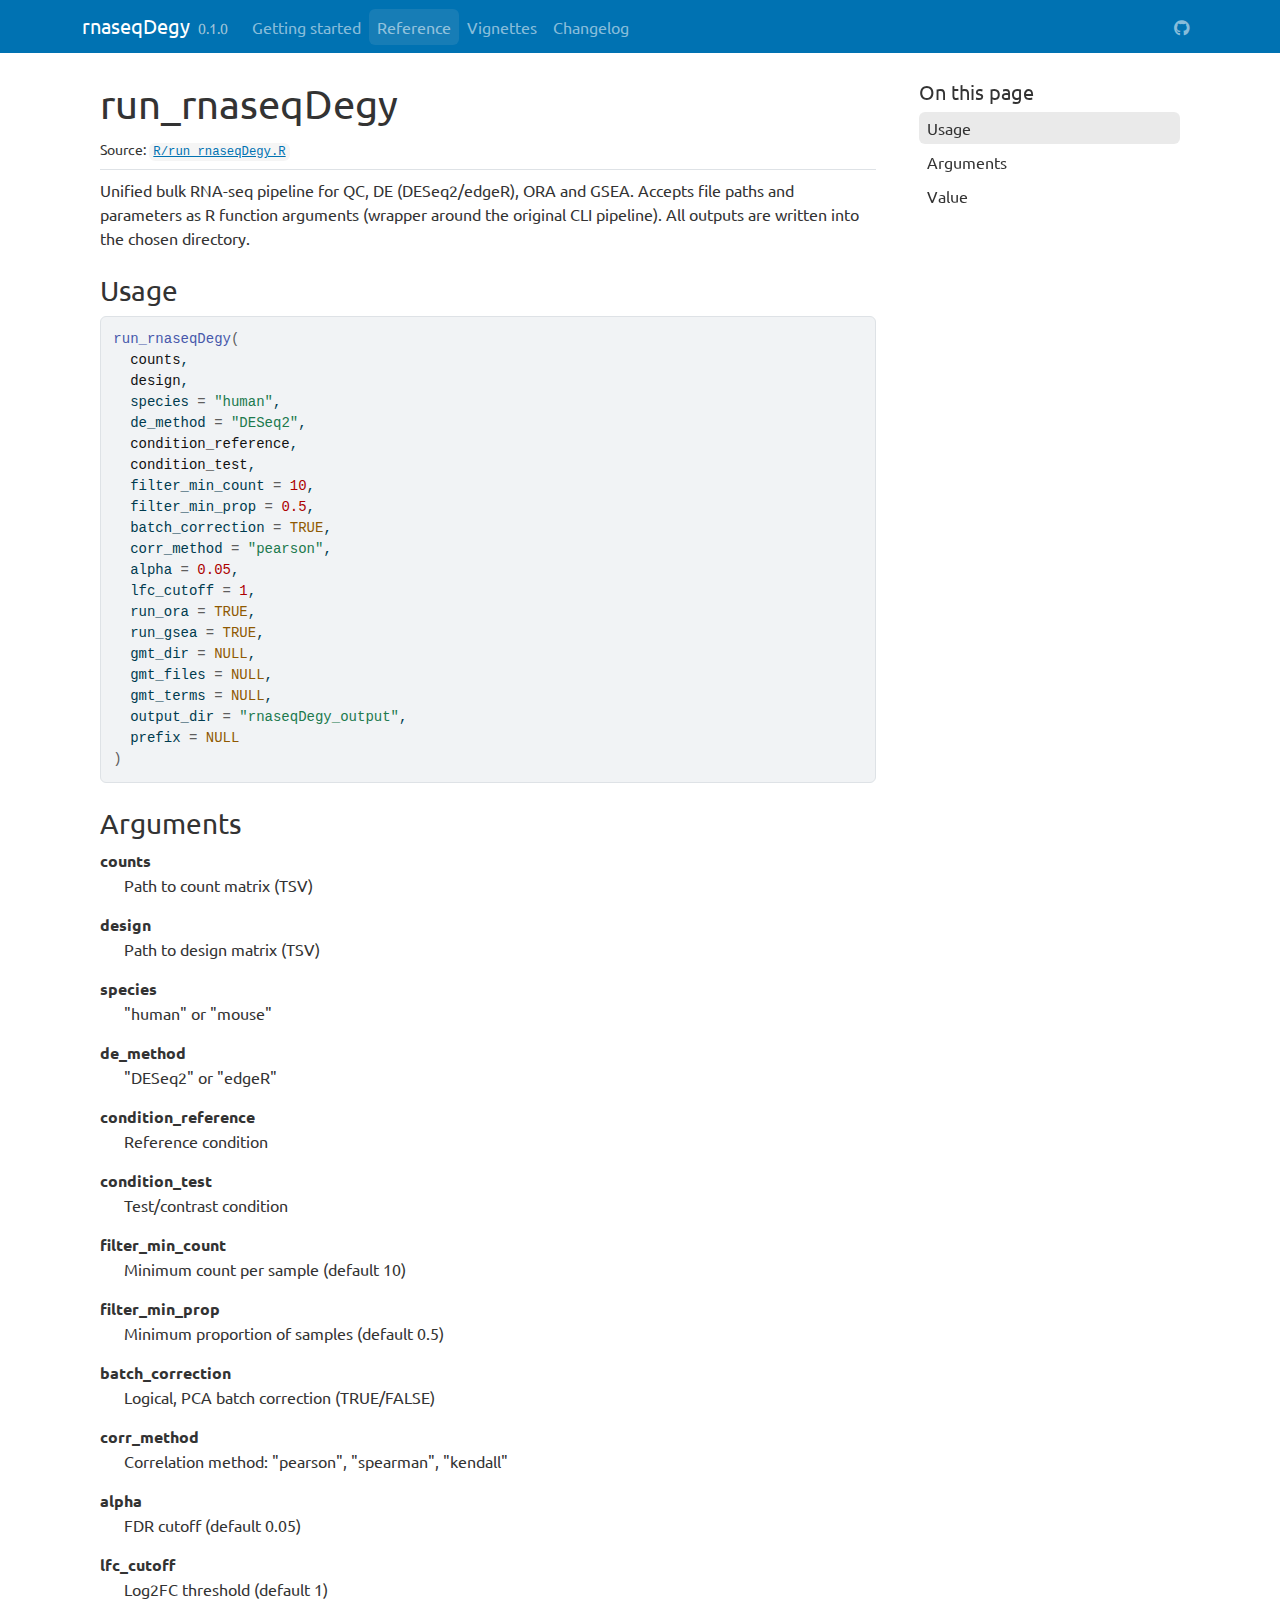
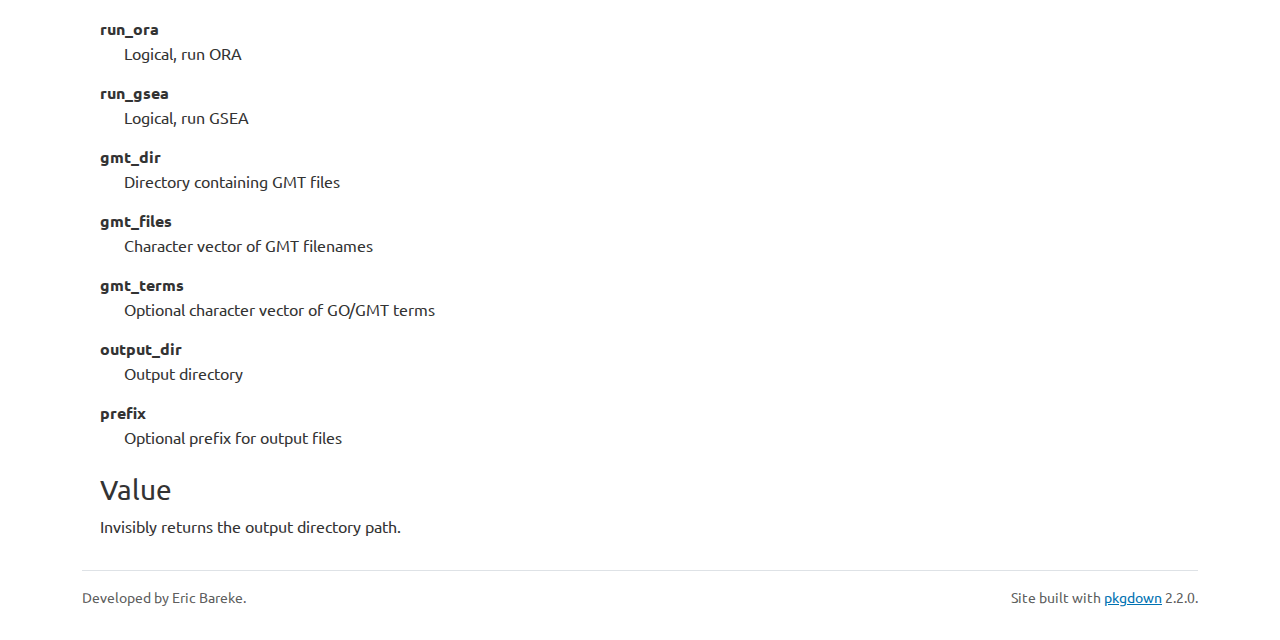
<file: docs/reference/run_rnaseqDegy.html>
<!DOCTYPE html>
<!-- Generated by pkgdown: do not edit by hand --><html lang="en"><head><meta http-equiv="Content-Type" content="text/html; charset=UTF-8"><meta charset="utf-8"><meta http-equiv="X-UA-Compatible" content="IE=edge"><meta name="viewport" content="width=device-width, initial-scale=1, shrink-to-fit=no"><title>run_rnaseqDegy — run_rnaseqDegy • rnaseqDegy</title><script src="../deps/jquery-3.6.0/jquery-3.6.0.min.js"></script><meta name="viewport" content="width=device-width, initial-scale=1, shrink-to-fit=no"><link href="../deps/bootstrap-5.3.1/bootstrap.min.css" rel="stylesheet"><script src="../deps/bootstrap-5.3.1/bootstrap.bundle.min.js"></script><link href="../deps/font-awesome-6.5.2/css/all.min.css" rel="stylesheet"><link href="../deps/font-awesome-6.5.2/css/v4-shims.min.css" rel="stylesheet"><script src="../deps/headroom-0.11.0/headroom.min.js"></script><script src="../deps/headroom-0.11.0/jQuery.headroom.min.js"></script><script src="../deps/bootstrap-toc-1.0.1/bootstrap-toc.min.js"></script><script src="../deps/clipboard.js-2.0.11/clipboard.min.js"></script><script src="../deps/search-1.0.0/autocomplete.jquery.min.js"></script><script src="../deps/search-1.0.0/fuse.min.js"></script><script src="../deps/search-1.0.0/mark.min.js"></script><!-- pkgdown --><script src="../pkgdown.js"></script><meta property="og:title" content="run_rnaseqDegy — run_rnaseqDegy"><meta name="description" content="Unified bulk RNA-seq pipeline for QC, DE (DESeq2/edgeR), ORA and GSEA.
Accepts file paths and parameters as R function arguments (wrapper around
the original CLI pipeline). All outputs are written into the chosen directory."><meta property="og:description" content="Unified bulk RNA-seq pipeline for QC, DE (DESeq2/edgeR), ORA and GSEA.
Accepts file paths and parameters as R function arguments (wrapper around
the original CLI pipeline). All outputs are written into the chosen directory."></head><body>
    <a href="#main" class="visually-hidden-focusable">Skip to contents</a>


    <nav class="navbar navbar-expand-lg fixed-top bg-primary" data-bs-theme="dark" aria-label="Site navigation"><div class="container">

    <a class="navbar-brand me-2" href="../index.html">rnaseqDegy</a>

    <small class="nav-text text-muted me-auto" data-bs-toggle="tooltip" data-bs-placement="bottom" title="">0.1.0</small>


    <button class="navbar-toggler" type="button" data-bs-toggle="collapse" data-bs-target="#navbar" aria-controls="navbar" aria-expanded="false" aria-label="Toggle navigation">
      <span class="navbar-toggler-icon"></span>
    </button>

    <div id="navbar" class="collapse navbar-collapse ms-3">
      <ul class="navbar-nav me-auto"><li class="nav-item"><a class="nav-link" href="../index.html">Getting started</a></li>
<li class="active nav-item"><a class="nav-link" href="../reference/index.html">Reference</a></li>
<li class="nav-item"><a class="nav-link" href="../articles/index.html">Vignettes</a></li>
<li class="nav-item"><a class="nav-link" href="../news/index.html">Changelog</a></li>
      </ul><ul class="navbar-nav"><li class="nav-item"><a class="external-link nav-link" href="https://github.com/ebareke/rnaseqDegy"><span class="fa fab fa-github"></span></a></li>
      </ul></div>


  </div>
</nav><div class="container template-reference-topic">
<div class="row">
  <main id="main" class="col-md-9"><div class="page-header">

      <h1>run_rnaseqDegy</h1>
      <small class="dont-index">Source: <a href="https://github.com/ebareke/rnaseqDegy/blob/HEAD/R/run_rnaseqDegy.R" class="external-link"><code>R/run_rnaseqDegy.R</code></a></small>
      <div class="d-none name"><code>run_rnaseqDegy.Rd</code></div>
    </div>

    <div class="ref-description section level2">
    <p>Unified bulk RNA-seq pipeline for QC, DE (DESeq2/edgeR), ORA and GSEA.
Accepts file paths and parameters as R function arguments (wrapper around
the original CLI pipeline). All outputs are written into the chosen directory.</p>
    </div>

    <div class="section level2">
    <h2 id="ref-usage">Usage<a class="anchor" aria-label="anchor" href="#ref-usage"></a></h2>
    <div class="sourceCode"><pre class="sourceCode r"><code><span><span class="fu">run_rnaseqDegy</span><span class="op">(</span></span>
<span>  <span class="va">counts</span>,</span>
<span>  <span class="va">design</span>,</span>
<span>  species <span class="op">=</span> <span class="st">"human"</span>,</span>
<span>  de_method <span class="op">=</span> <span class="st">"DESeq2"</span>,</span>
<span>  <span class="va">condition_reference</span>,</span>
<span>  <span class="va">condition_test</span>,</span>
<span>  filter_min_count <span class="op">=</span> <span class="fl">10</span>,</span>
<span>  filter_min_prop <span class="op">=</span> <span class="fl">0.5</span>,</span>
<span>  batch_correction <span class="op">=</span> <span class="cn">TRUE</span>,</span>
<span>  corr_method <span class="op">=</span> <span class="st">"pearson"</span>,</span>
<span>  alpha <span class="op">=</span> <span class="fl">0.05</span>,</span>
<span>  lfc_cutoff <span class="op">=</span> <span class="fl">1</span>,</span>
<span>  run_ora <span class="op">=</span> <span class="cn">TRUE</span>,</span>
<span>  run_gsea <span class="op">=</span> <span class="cn">TRUE</span>,</span>
<span>  gmt_dir <span class="op">=</span> <span class="cn">NULL</span>,</span>
<span>  gmt_files <span class="op">=</span> <span class="cn">NULL</span>,</span>
<span>  gmt_terms <span class="op">=</span> <span class="cn">NULL</span>,</span>
<span>  output_dir <span class="op">=</span> <span class="st">"rnaseqDegy_output"</span>,</span>
<span>  prefix <span class="op">=</span> <span class="cn">NULL</span></span>
<span><span class="op">)</span></span></code></pre></div>
    </div>

    <div class="section level2">
    <h2 id="arguments">Arguments<a class="anchor" aria-label="anchor" href="#arguments"></a></h2>


<dl><dt id="arg-counts">counts<a class="anchor" aria-label="anchor" href="#arg-counts"></a></dt>
<dd><p>Path to count matrix (TSV)</p></dd>


<dt id="arg-design">design<a class="anchor" aria-label="anchor" href="#arg-design"></a></dt>
<dd><p>Path to design matrix (TSV)</p></dd>


<dt id="arg-species">species<a class="anchor" aria-label="anchor" href="#arg-species"></a></dt>
<dd><p>"human" or "mouse"</p></dd>


<dt id="arg-de-method">de_method<a class="anchor" aria-label="anchor" href="#arg-de-method"></a></dt>
<dd><p>"DESeq2" or "edgeR"</p></dd>


<dt id="arg-condition-reference">condition_reference<a class="anchor" aria-label="anchor" href="#arg-condition-reference"></a></dt>
<dd><p>Reference condition</p></dd>


<dt id="arg-condition-test">condition_test<a class="anchor" aria-label="anchor" href="#arg-condition-test"></a></dt>
<dd><p>Test/contrast condition</p></dd>


<dt id="arg-filter-min-count">filter_min_count<a class="anchor" aria-label="anchor" href="#arg-filter-min-count"></a></dt>
<dd><p>Minimum count per sample (default 10)</p></dd>


<dt id="arg-filter-min-prop">filter_min_prop<a class="anchor" aria-label="anchor" href="#arg-filter-min-prop"></a></dt>
<dd><p>Minimum proportion of samples (default 0.5)</p></dd>


<dt id="arg-batch-correction">batch_correction<a class="anchor" aria-label="anchor" href="#arg-batch-correction"></a></dt>
<dd><p>Logical, PCA batch correction (TRUE/FALSE)</p></dd>


<dt id="arg-corr-method">corr_method<a class="anchor" aria-label="anchor" href="#arg-corr-method"></a></dt>
<dd><p>Correlation method: "pearson", "spearman", "kendall"</p></dd>


<dt id="arg-alpha">alpha<a class="anchor" aria-label="anchor" href="#arg-alpha"></a></dt>
<dd><p>FDR cutoff (default 0.05)</p></dd>


<dt id="arg-lfc-cutoff">lfc_cutoff<a class="anchor" aria-label="anchor" href="#arg-lfc-cutoff"></a></dt>
<dd><p>Log2FC threshold (default 1)</p></dd>


<dt id="arg-run-ora">run_ora<a class="anchor" aria-label="anchor" href="#arg-run-ora"></a></dt>
<dd><p>Logical, run ORA</p></dd>


<dt id="arg-run-gsea">run_gsea<a class="anchor" aria-label="anchor" href="#arg-run-gsea"></a></dt>
<dd><p>Logical, run GSEA</p></dd>


<dt id="arg-gmt-dir">gmt_dir<a class="anchor" aria-label="anchor" href="#arg-gmt-dir"></a></dt>
<dd><p>Directory containing GMT files</p></dd>


<dt id="arg-gmt-files">gmt_files<a class="anchor" aria-label="anchor" href="#arg-gmt-files"></a></dt>
<dd><p>Character vector of GMT filenames</p></dd>


<dt id="arg-gmt-terms">gmt_terms<a class="anchor" aria-label="anchor" href="#arg-gmt-terms"></a></dt>
<dd><p>Optional character vector of GO/GMT terms</p></dd>


<dt id="arg-output-dir">output_dir<a class="anchor" aria-label="anchor" href="#arg-output-dir"></a></dt>
<dd><p>Output directory</p></dd>


<dt id="arg-prefix">prefix<a class="anchor" aria-label="anchor" href="#arg-prefix"></a></dt>
<dd><p>Optional prefix for output files</p></dd>

</dl></div>
    <div class="section level2">
    <h2 id="value">Value<a class="anchor" aria-label="anchor" href="#value"></a></h2>
    <p>Invisibly returns the output directory path.</p>
    </div>

  </main><aside class="col-md-3"><nav id="toc" aria-label="Table of contents"><h2>On this page</h2>
    </nav></aside></div>


    <footer><div class="pkgdown-footer-left">
  <p>Developed by Eric Bareke.</p>
</div>

<div class="pkgdown-footer-right">
  <p>Site built with <a href="https://pkgdown.r-lib.org/" class="external-link">pkgdown</a> 2.2.0.</p>
</div>

    </footer></div>





  </body></html>
</file>
<file: docs/deps/font-awesome-6.5.2/css/v4-shims.min.css>
/*!
 * Font Awesome Free 6.5.2 by @fontawesome - https://fontawesome.com
 * License - https://fontawesome.com/license/free (Icons: CC BY 4.0, Fonts: SIL OFL 1.1, Code: MIT License)
 * Copyright 2024 Fonticons, Inc.
 */
.fa.fa-glass:before{content:"\f000"}.fa.fa-envelope-o{font-family:"Font Awesome 6 Free";font-weight:400}.fa.fa-envelope-o:before{content:"\f0e0"}.fa.fa-star-o{font-family:"Font Awesome 6 Free";font-weight:400}.fa.fa-star-o:before{content:"\f005"}.fa.fa-close:before,.fa.fa-remove:before{content:"\f00d"}.fa.fa-gear:before{content:"\f013"}.fa.fa-trash-o{font-family:"Font Awesome 6 Free";font-weight:400}.fa.fa-trash-o:before{content:"\f2ed"}.fa.fa-home:before{content:"\f015"}.fa.fa-file-o{font-family:"Font Awesome 6 Free";font-weight:400}.fa.fa-file-o:before{content:"\f15b"}.fa.fa-clock-o{font-family:"Font Awesome 6 Free";font-weight:400}.fa.fa-clock-o:before{content:"\f017"}.fa.fa-arrow-circle-o-down{font-family:"Font Awesome 6 Free";font-weight:400}.fa.fa-arrow-circle-o-down:before{content:"\f358"}.fa.fa-arrow-circle-o-up{font-family:"Font Awesome 6 Free";font-weight:400}.fa.fa-arrow-circle-o-up:before{content:"\f35b"}.fa.fa-play-circle-o{font-family:"Font Awesome 6 Free";font-weight:400}.fa.fa-play-circle-o:before{content:"\f144"}.fa.fa-repeat:before,.fa.fa-rotate-right:before{content:"\f01e"}.fa.fa-refresh:before{content:"\f021"}.fa.fa-list-alt{font-family:"Font Awesome 6 Free";font-weight:400}.fa.fa-list-alt:before{content:"\f022"}.fa.fa-dedent:before{content:"\f03b"}.fa.fa-video-camera:before{content:"\f03d"}.fa.fa-picture-o{font-family:"Font Awesome 6 Free";font-weight:400}.fa.fa-picture-o:before{content:"\f03e"}.fa.fa-photo{font-family:"Font Awesome 6 Free";font-weight:400}.fa.fa-photo:before{content:"\f03e"}.fa.fa-image{font-family:"Font Awesome 6 Free";font-weight:400}.fa.fa-image:before{content:"\f03e"}.fa.fa-map-marker:before{content:"\f3c5"}.fa.fa-pencil-square-o{font-family:"Font Awesome 6 Free";font-weight:400}.fa.fa-pencil-square-o:before{content:"\f044"}.fa.fa-edit{font-family:"Font Awesome 6 Free";font-weight:400}.fa.fa-edit:before{content:"\f044"}.fa.fa-share-square-o:before{content:"\f14d"}.fa.fa-check-square-o{font-family:"Font Awesome 6 Free";font-weight:400}.fa.fa-check-square-o:before{content:"\f14a"}.fa.fa-arrows:before{content:"\f0b2"}.fa.fa-times-circle-o{font-family:"Font Awesome 6 Free";font-weight:400}.fa.fa-times-circle-o:before{content:"\f057"}.fa.fa-check-circle-o{font-family:"Font Awesome 6 Free";font-weight:400}.fa.fa-check-circle-o:before{content:"\f058"}.fa.fa-mail-forward:before{content:"\f064"}.fa.fa-expand:before{content:"\f424"}.fa.fa-compress:before{content:"\f422"}.fa.fa-eye,.fa.fa-eye-slash{font-family:"Font Awesome 6 Free";font-weight:400}.fa.fa-warning:before{content:"\f071"}.fa.fa-calendar:before{content:"\f073"}.fa.fa-arrows-v:before{content:"\f338"}.fa.fa-arrows-h:before{content:"\f337"}.fa.fa-bar-chart-o:before,.fa.fa-bar-chart:before{content:"\e0e3"}.fa.fa-twitter-square{font-family:"Font Awesome 6 Brands";font-weight:400}.fa.fa-twitter-square:before{content:"\f081"}.fa.fa-facebook-square{font-family:"Font Awesome 6 Brands";font-weight:400}.fa.fa-facebook-square:before{content:"\f082"}.fa.fa-gears:before{content:"\f085"}.fa.fa-thumbs-o-up{font-family:"Font Awesome 6 Free";font-weight:400}.fa.fa-thumbs-o-up:before{content:"\f164"}.fa.fa-thumbs-o-down{font-family:"Font Awesome 6 Free";font-weight:400}.fa.fa-thumbs-o-down:before{content:"\f165"}.fa.fa-heart-o{font-family:"Font Awesome 6 Free";font-weight:400}.fa.fa-heart-o:before{content:"\f004"}.fa.fa-sign-out:before{content:"\f2f5"}.fa.fa-linkedin-square{font-family:"Font Awesome 6 Brands";font-weight:400}.fa.fa-linkedin-square:before{content:"\f08c"}.fa.fa-thumb-tack:before{content:"\f08d"}.fa.fa-external-link:before{content:"\f35d"}.fa.fa-sign-in:before{content:"\f2f6"}.fa.fa-github-square{font-family:"Font Awesome 6 Brands";font-weight:400}.fa.fa-github-square:before{content:"\f092"}.fa.fa-lemon-o{font-family:"Font Awesome 6 Free";font-weight:400}.fa.fa-lemon-o:before{content:"\f094"}.fa.fa-square-o{font-family:"Font Awesome 6 Free";font-weight:400}.fa.fa-square-o:before{content:"\f0c8"}.fa.fa-bookmark-o{font-family:"Font Awesome 6 Free";font-weight:400}.fa.fa-bookmark-o:before{content:"\f02e"}.fa.fa-facebook,.fa.fa-twitter{font-family:"Font Awesome 6 Brands";font-weight:400}.fa.fa-facebook:before{content:"\f39e"}.fa.fa-facebook-f{font-family:"Font Awesome 6 Brands";font-weight:400}.fa.fa-facebook-f:before{content:"\f39e"}.fa.fa-github{font-family:"Font Awesome 6 Brands";font-weight:400}.fa.fa-credit-card{font-family:"Font Awesome 6 Free";font-weight:400}.fa.fa-feed:before{content:"\f09e"}.fa.fa-hdd-o{font-family:"Font Awesome 6 Free";font-weight:400}.fa.fa-hdd-o:before{content:"\f0a0"}.fa.fa-hand-o-right{font-family:"Font Awesome 6 Free";font-weight:400}.fa.fa-hand-o-right:before{content:"\f0a4"}.fa.fa-hand-o-left{font-family:"Font Awesome 6 Free";font-weight:400}.fa.fa-hand-o-left:before{content:"\f0a5"}.fa.fa-hand-o-up{font-family:"Font Awesome 6 Free";font-weight:400}.fa.fa-hand-o-up:before{content:"\f0a6"}.fa.fa-hand-o-down{font-family:"Font Awesome 6 Free";font-weight:400}.fa.fa-hand-o-down:before{content:"\f0a7"}.fa.fa-globe:before{content:"\f57d"}.fa.fa-tasks:before{content:"\f828"}.fa.fa-arrows-alt:before{content:"\f31e"}.fa.fa-group:before{content:"\f0c0"}.fa.fa-chain:before{content:"\f0c1"}.fa.fa-cut:before{content:"\f0c4"}.fa.fa-files-o{font-family:"Font Awesome 6 Free";font-weight:400}.fa.fa-files-o:before{content:"\f0c5"}.fa.fa-floppy-o{font-family:"Font Awesome 6 Free";font-weight:400}.fa.fa-floppy-o:before{content:"\f0c7"}.fa.fa-save{font-family:"Font Awesome 6 Free";font-weight:400}.fa.fa-save:before{content:"\f0c7"}.fa.fa-navicon:before,.fa.fa-reorder:before{content:"\f0c9"}.fa.fa-magic:before{content:"\e2ca"}.fa.fa-pinterest,.fa.fa-pinterest-square{font-family:"Font Awesome 6 Brands";font-weight:400}.fa.fa-pinterest-square:before{content:"\f0d3"}.fa.fa-google-plus-square{font-family:"Font Awesome 6 Brands";font-weight:400}.fa.fa-google-plus-square:before{content:"\f0d4"}.fa.fa-google-plus{font-family:"Font Awesome 6 Brands";font-weight:400}.fa.fa-google-plus:before{content:"\f0d5"}.fa.fa-money:before{content:"\f3d1"}.fa.fa-unsorted:before{content:"\f0dc"}.fa.fa-sort-desc:before{content:"\f0dd"}.fa.fa-sort-asc:before{content:"\f0de"}.fa.fa-linkedin{font-family:"Font Awesome 6 Brands";font-weight:400}.fa.fa-linkedin:before{content:"\f0e1"}.fa.fa-rotate-left:before{content:"\f0e2"}.fa.fa-legal:before{content:"\f0e3"}.fa.fa-dashboard:before,.fa.fa-tachometer:before{content:"\f625"}.fa.fa-comment-o{font-family:"Font Awesome 6 Free";font-weight:400}.fa.fa-comment-o:before{content:"\f075"}.fa.fa-comments-o{font-family:"Font Awesome 6 Free";font-weight:400}.fa.fa-comments-o:before{content:"\f086"}.fa.fa-flash:before{content:"\f0e7"}.fa.fa-clipboard:before{content:"\f0ea"}.fa.fa-lightbulb-o{font-family:"Font Awesome 6 Free";font-weight:400}.fa.fa-lightbulb-o:before{content:"\f0eb"}.fa.fa-exchange:before{content:"\f362"}.fa.fa-cloud-download:before{content:"\f0ed"}.fa.fa-cloud-upload:before{content:"\f0ee"}.fa.fa-bell-o{font-family:"Font Awesome 6 Free";font-weight:400}.fa.fa-bell-o:before{content:"\f0f3"}.fa.fa-cutlery:before{content:"\f2e7"}.fa.fa-file-text-o{font-family:"Font Awesome 6 Free";font-weight:400}.fa.fa-file-text-o:before{content:"\f15c"}.fa.fa-building-o{font-family:"Font Awesome 6 Free";font-weight:400}.fa.fa-building-o:before{content:"\f1ad"}.fa.fa-hospital-o{font-family:"Font Awesome 6 Free";font-weight:400}.fa.fa-hospital-o:before{content:"\f0f8"}.fa.fa-tablet:before{content:"\f3fa"}.fa.fa-mobile-phone:before,.fa.fa-mobile:before{content:"\f3cd"}.fa.fa-circle-o{font-family:"Font Awesome 6 Free";font-weight:400}.fa.fa-circle-o:before{content:"\f111"}.fa.fa-mail-reply:before{content:"\f3e5"}.fa.fa-github-alt{font-family:"Font Awesome 6 Brands";font-weight:400}.fa.fa-folder-o{font-family:"Font Awesome 6 Free";font-weight:400}.fa.fa-folder-o:before{content:"\f07b"}.fa.fa-folder-open-o{font-family:"Font Awesome 6 Free";font-weight:400}.fa.fa-folder-open-o:before{content:"\f07c"}.fa.fa-smile-o{font-family:"Font Awesome 6 Free";font-weight:400}.fa.fa-smile-o:before{content:"\f118"}.fa.fa-frown-o{font-family:"Font Awesome 6 Free";font-weight:400}.fa.fa-frown-o:before{content:"\f119"}.fa.fa-meh-o{font-family:"Font Awesome 6 Free";font-weight:400}.fa.fa-meh-o:before{content:"\f11a"}.fa.fa-keyboard-o{font-family:"Font Awesome 6 Free";font-weight:400}.fa.fa-keyboard-o:before{content:"\f11c"}.fa.fa-flag-o{font-family:"Font Awesome 6 Free";font-weight:400}.fa.fa-flag-o:before{content:"\f024"}.fa.fa-mail-reply-all:before{content:"\f122"}.fa.fa-star-half-o{font-family:"Font Awesome 6 Free";font-weight:400}.fa.fa-star-half-o:before{content:"\f5c0"}.fa.fa-star-half-empty{font-family:"Font Awesome 6 Free";font-weight:400}.fa.fa-star-half-empty:before{content:"\f5c0"}.fa.fa-star-half-full{font-family:"Font Awesome 6 Free";font-weight:400}.fa.fa-star-half-full:before{content:"\f5c0"}.fa.fa-code-fork:before{content:"\f126"}.fa.fa-chain-broken:before,.fa.fa-unlink:before{content:"\f127"}.fa.fa-calendar-o{font-family:"Font Awesome 6 Free";font-weight:400}.fa.fa-calendar-o:before{content:"\f133"}.fa.fa-css3,.fa.fa-html5,.fa.fa-maxcdn{font-family:"Font Awesome 6 Brands";font-weight:400}.fa.fa-unlock-alt:before{content:"\f09c"}.fa.fa-minus-square-o{font-family:"Font Awesome 6 Free";font-weight:400}.fa.fa-minus-square-o:before{content:"\f146"}.fa.fa-level-up:before{content:"\f3bf"}.fa.fa-level-down:before{content:"\f3be"}.fa.fa-pencil-square:before{content:"\f14b"}.fa.fa-external-link-square:before{content:"\f360"}.fa.fa-compass{font-family:"Font Awesome 6 Free";font-weight:400}.fa.fa-caret-square-o-down{font-family:"Font Awesome 6 Free";font-weight:400}.fa.fa-caret-square-o-down:before{content:"\f150"}.fa.fa-toggle-down{font-family:"Font Awesome 6 Free";font-weight:400}.fa.fa-toggle-down:before{content:"\f150"}.fa.fa-caret-square-o-up{font-family:"Font Awesome 6 Free";font-weight:400}.fa.fa-caret-square-o-up:before{content:"\f151"}.fa.fa-toggle-up{font-family:"Font Awesome 6 Free";font-weight:400}.fa.fa-toggle-up:before{content:"\f151"}.fa.fa-caret-square-o-right{font-family:"Font Awesome 6 Free";font-weight:400}.fa.fa-caret-square-o-right:before{content:"\f152"}.fa.fa-toggle-right{font-family:"Font Awesome 6 Free";font-weight:400}.fa.fa-toggle-right:before{content:"\f152"}.fa.fa-eur:before,.fa.fa-euro:before{content:"\f153"}.fa.fa-gbp:before{content:"\f154"}.fa.fa-dollar:before,.fa.fa-usd:before{content:"\24"}.fa.fa-inr:before,.fa.fa-rupee:before{content:"\e1bc"}.fa.fa-cny:before,.fa.fa-jpy:before,.fa.fa-rmb:before,.fa.fa-yen:before{content:"\f157"}.fa.fa-rouble:before,.fa.fa-rub:before,.fa.fa-ruble:before{content:"\f158"}.fa.fa-krw:before,.fa.fa-won:before{content:"\f159"}.fa.fa-bitcoin,.fa.fa-btc{font-family:"Font Awesome 6 Brands";font-weight:400}.fa.fa-bitcoin:before{content:"\f15a"}.fa.fa-file-text:before{content:"\f15c"}.fa.fa-sort-alpha-asc:before{content:"\f15d"}.fa.fa-sort-alpha-desc:before{content:"\f881"}.fa.fa-sort-amount-asc:before{content:"\f884"}.fa.fa-sort-amount-desc:before{content:"\f160"}.fa.fa-sort-numeric-asc:before{content:"\f162"}.fa.fa-sort-numeric-desc:before{content:"\f886"}.fa.fa-youtube-square{font-family:"Font Awesome 6 Brands";font-weight:400}.fa.fa-youtube-square:before{content:"\f431"}.fa.fa-xing,.fa.fa-xing-square,.fa.fa-youtube{font-family:"Font Awesome 6 Brands";font-weight:400}.fa.fa-xing-square:before{content:"\f169"}.fa.fa-youtube-play{font-family:"Font Awesome 6 Brands";font-weight:400}.fa.fa-youtube-play:before{content:"\f167"}.fa.fa-adn,.fa.fa-bitbucket,.fa.fa-bitbucket-square,.fa.fa-dropbox,.fa.fa-flickr,.fa.fa-instagram,.fa.fa-stack-overflow{font-family:"Font Awesome 6 Brands";font-weight:400}.fa.fa-bitbucket-square:before{content:"\f171"}.fa.fa-tumblr,.fa.fa-tumblr-square{font-family:"Font Awesome 6 Brands";font-weight:400}.fa.fa-tumblr-square:before{content:"\f174"}.fa.fa-long-arrow-down:before{content:"\f309"}.fa.fa-long-arrow-up:before{content:"\f30c"}.fa.fa-long-arrow-left:before{content:"\f30a"}.fa.fa-long-arrow-right:before{content:"\f30b"}.fa.fa-android,.fa.fa-apple,.fa.fa-dribbble,.fa.fa-foursquare,.fa.fa-gittip,.fa.fa-gratipay,.fa.fa-linux,.fa.fa-skype,.fa.fa-trello,.fa.fa-windows{font-family:"Font Awesome 6 Brands";font-weight:400}.fa.fa-gittip:before{content:"\f184"}.fa.fa-sun-o{font-family:"Font Awesome 6 Free";font-weight:400}.fa.fa-sun-o:before{content:"\f185"}.fa.fa-moon-o{font-family:"Font Awesome 6 Free";font-weight:400}.fa.fa-moon-o:before{content:"\f186"}.fa.fa-pagelines,.fa.fa-renren,.fa.fa-stack-exchange,.fa.fa-vk,.fa.fa-weibo{font-family:"Font Awesome 6 Brands";font-weight:400}.fa.fa-arrow-circle-o-right{font-family:"Font Awesome 6 Free";font-weight:400}.fa.fa-arrow-circle-o-right:before{content:"\f35a"}.fa.fa-arrow-circle-o-left{font-family:"Font Awesome 6 Free";font-weight:400}.fa.fa-arrow-circle-o-left:before{content:"\f359"}.fa.fa-caret-square-o-left{font-family:"Font Awesome 6 Free";font-weight:400}.fa.fa-caret-square-o-left:before{content:"\f191"}.fa.fa-toggle-left{font-family:"Font Awesome 6 Free";font-weight:400}.fa.fa-toggle-left:before{content:"\f191"}.fa.fa-dot-circle-o{font-family:"Font Awesome 6 Free";font-weight:400}.fa.fa-dot-circle-o:before{content:"\f192"}.fa.fa-vimeo-square{font-family:"Font Awesome 6 Brands";font-weight:400}.fa.fa-vimeo-square:before{content:"\f194"}.fa.fa-try:before,.fa.fa-turkish-lira:before{content:"\e2bb"}.fa.fa-plus-square-o{font-family:"Font Awesome 6 Free";font-weight:400}.fa.fa-plus-square-o:before{content:"\f0fe"}.fa.fa-openid,.fa.fa-slack,.fa.fa-wordpress{font-family:"Font Awesome 6 Brands";font-weight:400}.fa.fa-bank:before,.fa.fa-institution:before{content:"\f19c"}.fa.fa-mortar-board:before{content:"\f19d"}.fa.fa-google,.fa.fa-reddit,.fa.fa-reddit-square,.fa.fa-yahoo{font-family:"Font Awesome 6 Brands";font-weight:400}.fa.fa-reddit-square:before{content:"\f1a2"}.fa.fa-behance,.fa.fa-behance-square,.fa.fa-delicious,.fa.fa-digg,.fa.fa-drupal,.fa.fa-joomla,.fa.fa-pied-piper-alt,.fa.fa-pied-piper-pp,.fa.fa-stumbleupon,.fa.fa-stumbleupon-circle{font-family:"Font Awesome 6 Brands";font-weight:400}.fa.fa-behance-square:before{content:"\f1b5"}.fa.fa-steam,.fa.fa-steam-square{font-family:"Font Awesome 6 Brands";font-weight:400}.fa.fa-steam-square:before{content:"\f1b7"}.fa.fa-automobile:before{content:"\f1b9"}.fa.fa-cab:before{content:"\f1ba"}.fa.fa-deviantart,.fa.fa-soundcloud,.fa.fa-spotify{font-family:"Font Awesome 6 Brands";font-weight:400}.fa.fa-file-pdf-o{font-family:"Font Awesome 6 Free";font-weight:400}.fa.fa-file-pdf-o:before{content:"\f1c1"}.fa.fa-file-word-o{font-family:"Font Awesome 6 Free";font-weight:400}.fa.fa-file-word-o:before{content:"\f1c2"}.fa.fa-file-excel-o{font-family:"Font Awesome 6 Free";font-weight:400}.fa.fa-file-excel-o:before{content:"\f1c3"}.fa.fa-file-powerpoint-o{font-family:"Font Awesome 6 Free";font-weight:400}.fa.fa-file-powerpoint-o:before{content:"\f1c4"}.fa.fa-file-image-o{font-family:"Font Awesome 6 Free";font-weight:400}.fa.fa-file-image-o:before{content:"\f1c5"}.fa.fa-file-photo-o{font-family:"Font Awesome 6 Free";font-weight:400}.fa.fa-file-photo-o:before{content:"\f1c5"}.fa.fa-file-picture-o{font-family:"Font Awesome 6 Free";font-weight:400}.fa.fa-file-picture-o:before{content:"\f1c5"}.fa.fa-file-archive-o{font-family:"Font Awesome 6 Free";font-weight:400}.fa.fa-file-archive-o:before{content:"\f1c6"}.fa.fa-file-zip-o{font-family:"Font Awesome 6 Free";font-weight:400}.fa.fa-file-zip-o:before{content:"\f1c6"}.fa.fa-file-audio-o{font-family:"Font Awesome 6 Free";font-weight:400}.fa.fa-file-audio-o:before{content:"\f1c7"}.fa.fa-file-sound-o{font-family:"Font Awesome 6 Free";font-weight:400}.fa.fa-file-sound-o:before{content:"\f1c7"}.fa.fa-file-video-o{font-family:"Font Awesome 6 Free";font-weight:400}.fa.fa-file-video-o:before{content:"\f1c8"}.fa.fa-file-movie-o{font-family:"Font Awesome 6 Free";font-weight:400}.fa.fa-file-movie-o:before{content:"\f1c8"}.fa.fa-file-code-o{font-family:"Font Awesome 6 Free";font-weight:400}.fa.fa-file-code-o:before{content:"\f1c9"}.fa.fa-codepen,.fa.fa-jsfiddle,.fa.fa-vine{font-family:"Font Awesome 6 Brands";font-weight:400}.fa.fa-life-bouy:before,.fa.fa-life-buoy:before,.fa.fa-life-saver:before,.fa.fa-support:before{content:"\f1cd"}.fa.fa-circle-o-notch:before{content:"\f1ce"}.fa.fa-ra,.fa.fa-rebel{font-family:"Font Awesome 6 Brands";font-weight:400}.fa.fa-ra:before{content:"\f1d0"}.fa.fa-resistance{font-family:"Font Awesome 6 Brands";font-weight:400}.fa.fa-resistance:before{content:"\f1d0"}.fa.fa-empire,.fa.fa-ge{font-family:"Font Awesome 6 Brands";font-weight:400}.fa.fa-ge:before{content:"\f1d1"}.fa.fa-git-square{font-family:"Font Awesome 6 Brands";font-weight:400}.fa.fa-git-square:before{content:"\f1d2"}.fa.fa-git,.fa.fa-hacker-news,.fa.fa-y-combinator-square{font-family:"Font Awesome 6 Brands";font-weight:400}.fa.fa-y-combinator-square:before{content:"\f1d4"}.fa.fa-yc-square{font-family:"Font Awesome 6 Brands";font-weight:400}.fa.fa-yc-square:before{content:"\f1d4"}.fa.fa-qq,.fa.fa-tencent-weibo,.fa.fa-wechat,.fa.fa-weixin{font-family:"Font Awesome 6 Brands";font-weight:400}.fa.fa-wechat:before{content:"\f1d7"}.fa.fa-send:before{content:"\f1d8"}.fa.fa-paper-plane-o{font-family:"Font Awesome 6 Free";font-weight:400}.fa.fa-paper-plane-o:before{content:"\f1d8"}.fa.fa-send-o{font-family:"Font Awesome 6 Free";font-weight:400}.fa.fa-send-o:before{content:"\f1d8"}.fa.fa-circle-thin{font-family:"Font Awesome 6 Free";font-weight:400}.fa.fa-circle-thin:before{content:"\f111"}.fa.fa-header:before{content:"\f1dc"}.fa.fa-futbol-o{font-family:"Font Awesome 6 Free";font-weight:400}.fa.fa-futbol-o:before{content:"\f1e3"}.fa.fa-soccer-ball-o{font-family:"Font Awesome 6 Free";font-weight:400}.fa.fa-soccer-ball-o:before{content:"\f1e3"}.fa.fa-slideshare,.fa.fa-twitch,.fa.fa-yelp{font-family:"Font Awesome 6 Brands";font-weight:400}.fa.fa-newspaper-o{font-family:"Font Awesome 6 Free";font-weight:400}.fa.fa-newspaper-o:before{content:"\f1ea"}.fa.fa-cc-amex,.fa.fa-cc-discover,.fa.fa-cc-mastercard,.fa.fa-cc-paypal,.fa.fa-cc-stripe,.fa.fa-cc-visa,.fa.fa-google-wallet,.fa.fa-paypal{font-family:"Font Awesome 6 Brands";font-weight:400}.fa.fa-bell-slash-o{font-family:"Font Awesome 6 Free";font-weight:400}.fa.fa-bell-slash-o:before{content:"\f1f6"}.fa.fa-trash:before{content:"\f2ed"}.fa.fa-copyright{font-family:"Font Awesome 6 Free";font-weight:400}.fa.fa-eyedropper:before{content:"\f1fb"}.fa.fa-area-chart:before{content:"\f1fe"}.fa.fa-pie-chart:before{content:"\f200"}.fa.fa-line-chart:before{content:"\f201"}.fa.fa-lastfm,.fa.fa-lastfm-square{font-family:"Font Awesome 6 Brands";font-weight:400}.fa.fa-lastfm-square:before{content:"\f203"}.fa.fa-angellist,.fa.fa-ioxhost{font-family:"Font Awesome 6 Brands";font-weight:400}.fa.fa-cc{font-family:"Font Awesome 6 Free";font-weight:400}.fa.fa-cc:before{content:"\f20a"}.fa.fa-ils:before,.fa.fa-shekel:before,.fa.fa-sheqel:before{content:"\f20b"}.fa.fa-buysellads,.fa.fa-connectdevelop,.fa.fa-dashcube,.fa.fa-forumbee,.fa.fa-leanpub,.fa.fa-sellsy,.fa.fa-shirtsinbulk,.fa.fa-simplybuilt,.fa.fa-skyatlas{font-family:"Font Awesome 6 Brands";font-weight:400}.fa.fa-diamond{font-family:"Font Awesome 6 Free";font-weight:400}.fa.fa-diamond:before{content:"\f3a5"}.fa.fa-intersex:before,.fa.fa-transgender:before{content:"\f224"}.fa.fa-transgender-alt:before{content:"\f225"}.fa.fa-facebook-official{font-family:"Font Awesome 6 Brands";font-weight:400}.fa.fa-facebook-official:before{content:"\f09a"}.fa.fa-pinterest-p,.fa.fa-whatsapp{font-family:"Font Awesome 6 Brands";font-weight:400}.fa.fa-hotel:before{content:"\f236"}.fa.fa-medium,.fa.fa-viacoin,.fa.fa-y-combinator,.fa.fa-yc{font-family:"Font Awesome 6 Brands";font-weight:400}.fa.fa-yc:before{content:"\f23b"}.fa.fa-expeditedssl,.fa.fa-opencart,.fa.fa-optin-monster{font-family:"Font Awesome 6 Brands";font-weight:400}.fa.fa-battery-4:before,.fa.fa-battery:before{content:"\f240"}.fa.fa-battery-3:before{content:"\f241"}.fa.fa-battery-2:before{content:"\f242"}.fa.fa-battery-1:before{content:"\f243"}.fa.fa-battery-0:before{content:"\f244"}.fa.fa-object-group,.fa.fa-object-ungroup,.fa.fa-sticky-note-o{font-family:"Font Awesome 6 Free";font-weight:400}.fa.fa-sticky-note-o:before{content:"\f249"}.fa.fa-cc-diners-club,.fa.fa-cc-jcb{font-family:"Font Awesome 6 Brands";font-weight:400}.fa.fa-clone{font-family:"Font Awesome 6 Free";font-weight:400}.fa.fa-hourglass-o:before{content:"\f254"}.fa.fa-hourglass-1:before{content:"\f251"}.fa.fa-hourglass-2:before{content:"\f252"}.fa.fa-hourglass-3:before{content:"\f253"}.fa.fa-hand-rock-o{font-family:"Font Awesome 6 Free";font-weight:400}.fa.fa-hand-rock-o:before{content:"\f255"}.fa.fa-hand-grab-o{font-family:"Font Awesome 6 Free";font-weight:400}.fa.fa-hand-grab-o:before{content:"\f255"}.fa.fa-hand-paper-o{font-family:"Font Awesome 6 Free";font-weight:400}.fa.fa-hand-paper-o:before{content:"\f256"}.fa.fa-hand-stop-o{font-family:"Font Awesome 6 Free";font-weight:400}.fa.fa-hand-stop-o:before{content:"\f256"}.fa.fa-hand-scissors-o{font-family:"Font Awesome 6 Free";font-weight:400}.fa.fa-hand-scissors-o:before{content:"\f257"}.fa.fa-hand-lizard-o{font-family:"Font Awesome 6 Free";font-weight:400}.fa.fa-hand-lizard-o:before{content:"\f258"}.fa.fa-hand-spock-o{font-family:"Font Awesome 6 Free";font-weight:400}.fa.fa-hand-spock-o:before{content:"\f259"}.fa.fa-hand-pointer-o{font-family:"Font Awesome 6 Free";font-weight:400}.fa.fa-hand-pointer-o:before{content:"\f25a"}.fa.fa-hand-peace-o{font-family:"Font Awesome 6 Free";font-weight:400}.fa.fa-hand-peace-o:before{content:"\f25b"}.fa.fa-registered{font-family:"Font Awesome 6 Free";font-weight:400}.fa.fa-creative-commons,.fa.fa-gg,.fa.fa-gg-circle,.fa.fa-odnoklassniki,.fa.fa-odnoklassniki-square{font-family:"Font Awesome 6 Brands";font-weight:400}.fa.fa-odnoklassniki-square:before{content:"\f264"}.fa.fa-chrome,.fa.fa-firefox,.fa.fa-get-pocket,.fa.fa-internet-explorer,.fa.fa-opera,.fa.fa-safari,.fa.fa-wikipedia-w{font-family:"Font Awesome 6 Brands";font-weight:400}.fa.fa-television:before{content:"\f26c"}.fa.fa-500px,.fa.fa-amazon,.fa.fa-contao{font-family:"Font Awesome 6 Brands";font-weight:400}.fa.fa-calendar-plus-o{font-family:"Font Awesome 6 Free";font-weight:400}.fa.fa-calendar-plus-o:before{content:"\f271"}.fa.fa-calendar-minus-o{font-family:"Font Awesome 6 Free";font-weight:400}.fa.fa-calendar-minus-o:before{content:"\f272"}.fa.fa-calendar-times-o{font-family:"Font Awesome 6 Free";font-weight:400}.fa.fa-calendar-times-o:before{content:"\f273"}.fa.fa-calendar-check-o{font-family:"Font Awesome 6 Free";font-weight:400}.fa.fa-calendar-check-o:before{content:"\f274"}.fa.fa-map-o{font-family:"Font Awesome 6 Free";font-weight:400}.fa.fa-map-o:before{content:"\f279"}.fa.fa-commenting:before{content:"\f4ad"}.fa.fa-commenting-o{font-family:"Font Awesome 6 Free";font-weight:400}.fa.fa-commenting-o:before{content:"\f4ad"}.fa.fa-houzz,.fa.fa-vimeo{font-family:"Font Awesome 6 Brands";font-weight:400}.fa.fa-vimeo:before{content:"\f27d"}.fa.fa-black-tie,.fa.fa-edge,.fa.fa-fonticons,.fa.fa-reddit-alien{font-family:"Font Awesome 6 Brands";font-weight:400}.fa.fa-credit-card-alt:before{content:"\f09d"}.fa.fa-codiepie,.fa.fa-fort-awesome,.fa.fa-mixcloud,.fa.fa-modx,.fa.fa-product-hunt,.fa.fa-scribd,.fa.fa-usb{font-family:"Font Awesome 6 Brands";font-weight:400}.fa.fa-pause-circle-o{font-family:"Font Awesome 6 Free";font-weight:400}.fa.fa-pause-circle-o:before{content:"\f28b"}.fa.fa-stop-circle-o{font-family:"Font Awesome 6 Free";font-weight:400}.fa.fa-stop-circle-o:before{content:"\f28d"}.fa.fa-bluetooth,.fa.fa-bluetooth-b,.fa.fa-envira,.fa.fa-gitlab,.fa.fa-wheelchair-alt,.fa.fa-wpbeginner,.fa.fa-wpforms{font-family:"Font Awesome 6 Brands";font-weight:400}.fa.fa-wheelchair-alt:before{content:"\f368"}.fa.fa-question-circle-o{font-family:"Font Awesome 6 Free";font-weight:400}.fa.fa-question-circle-o:before{content:"\f059"}.fa.fa-volume-control-phone:before{content:"\f2a0"}.fa.fa-asl-interpreting:before{content:"\f2a3"}.fa.fa-deafness:before,.fa.fa-hard-of-hearing:before{content:"\f2a4"}.fa.fa-glide,.fa.fa-glide-g{font-family:"Font Awesome 6 Brands";font-weight:400}.fa.fa-signing:before{content:"\f2a7"}.fa.fa-viadeo,.fa.fa-viadeo-square{font-family:"Font Awesome 6 Brands";font-weight:400}.fa.fa-viadeo-square:before{content:"\f2aa"}.fa.fa-snapchat,.fa.fa-snapchat-ghost{font-family:"Font Awesome 6 Brands";font-weight:400}.fa.fa-snapchat-ghost:before{content:"\f2ab"}.fa.fa-snapchat-square{font-family:"Font Awesome 6 Brands";font-weight:400}.fa.fa-snapchat-square:before{content:"\f2ad"}.fa.fa-first-order,.fa.fa-google-plus-official,.fa.fa-pied-piper,.fa.fa-themeisle,.fa.fa-yoast{font-family:"Font Awesome 6 Brands";font-weight:400}.fa.fa-google-plus-official:before{content:"\f2b3"}.fa.fa-google-plus-circle{font-family:"Font Awesome 6 Brands";font-weight:400}.fa.fa-google-plus-circle:before{content:"\f2b3"}.fa.fa-fa,.fa.fa-font-awesome{font-family:"Font Awesome 6 Brands";font-weight:400}.fa.fa-fa:before{content:"\f2b4"}.fa.fa-handshake-o{font-family:"Font Awesome 6 Free";font-weight:400}.fa.fa-handshake-o:before{content:"\f2b5"}.fa.fa-envelope-open-o{font-family:"Font Awesome 6 Free";font-weight:400}.fa.fa-envelope-open-o:before{content:"\f2b6"}.fa.fa-linode{font-family:"Font Awesome 6 Brands";font-weight:400}.fa.fa-address-book-o{font-family:"Font Awesome 6 Free";font-weight:400}.fa.fa-address-book-o:before{content:"\f2b9"}.fa.fa-vcard:before{content:"\f2bb"}.fa.fa-address-card-o{font-family:"Font Awesome 6 Free";font-weight:400}.fa.fa-address-card-o:before{content:"\f2bb"}.fa.fa-vcard-o{font-family:"Font Awesome 6 Free";font-weight:400}.fa.fa-vcard-o:before{content:"\f2bb"}.fa.fa-user-circle-o{font-family:"Font Awesome 6 Free";font-weight:400}.fa.fa-user-circle-o:before{content:"\f2bd"}.fa.fa-user-o{font-family:"Font Awesome 6 Free";font-weight:400}.fa.fa-user-o:before{content:"\f007"}.fa.fa-id-badge{font-family:"Font Awesome 6 Free";font-weight:400}.fa.fa-drivers-license:before{content:"\f2c2"}.fa.fa-id-card-o{font-family:"Font Awesome 6 Free";font-weight:400}.fa.fa-id-card-o:before{content:"\f2c2"}.fa.fa-drivers-license-o{font-family:"Font Awesome 6 Free";font-weight:400}.fa.fa-drivers-license-o:before{content:"\f2c2"}.fa.fa-free-code-camp,.fa.fa-quora,.fa.fa-telegram{font-family:"Font Awesome 6 Brands";font-weight:400}.fa.fa-thermometer-4:before,.fa.fa-thermometer:before{content:"\f2c7"}.fa.fa-thermometer-3:before{content:"\f2c8"}.fa.fa-thermometer-2:before{content:"\f2c9"}.fa.fa-thermometer-1:before{content:"\f2ca"}.fa.fa-thermometer-0:before{content:"\f2cb"}.fa.fa-bathtub:before,.fa.fa-s15:before{content:"\f2cd"}.fa.fa-window-maximize,.fa.fa-window-restore{font-family:"Font Awesome 6 Free";font-weight:400}.fa.fa-times-rectangle:before{content:"\f410"}.fa.fa-window-close-o{font-family:"Font Awesome 6 Free";font-weight:400}.fa.fa-window-close-o:before{content:"\f410"}.fa.fa-times-rectangle-o{font-family:"Font Awesome 6 Free";font-weight:400}.fa.fa-times-rectangle-o:before{content:"\f410"}.fa.fa-bandcamp,.fa.fa-eercast,.fa.fa-etsy,.fa.fa-grav,.fa.fa-imdb,.fa.fa-ravelry{font-family:"Font Awesome 6 Brands";font-weight:400}.fa.fa-eercast:before{content:"\f2da"}.fa.fa-snowflake-o{font-family:"Font Awesome 6 Free";font-weight:400}.fa.fa-snowflake-o:before{content:"\f2dc"}.fa.fa-meetup,.fa.fa-superpowers,.fa.fa-wpexplorer{font-family:"Font Awesome 6 Brands";font-weight:400}
</file>
